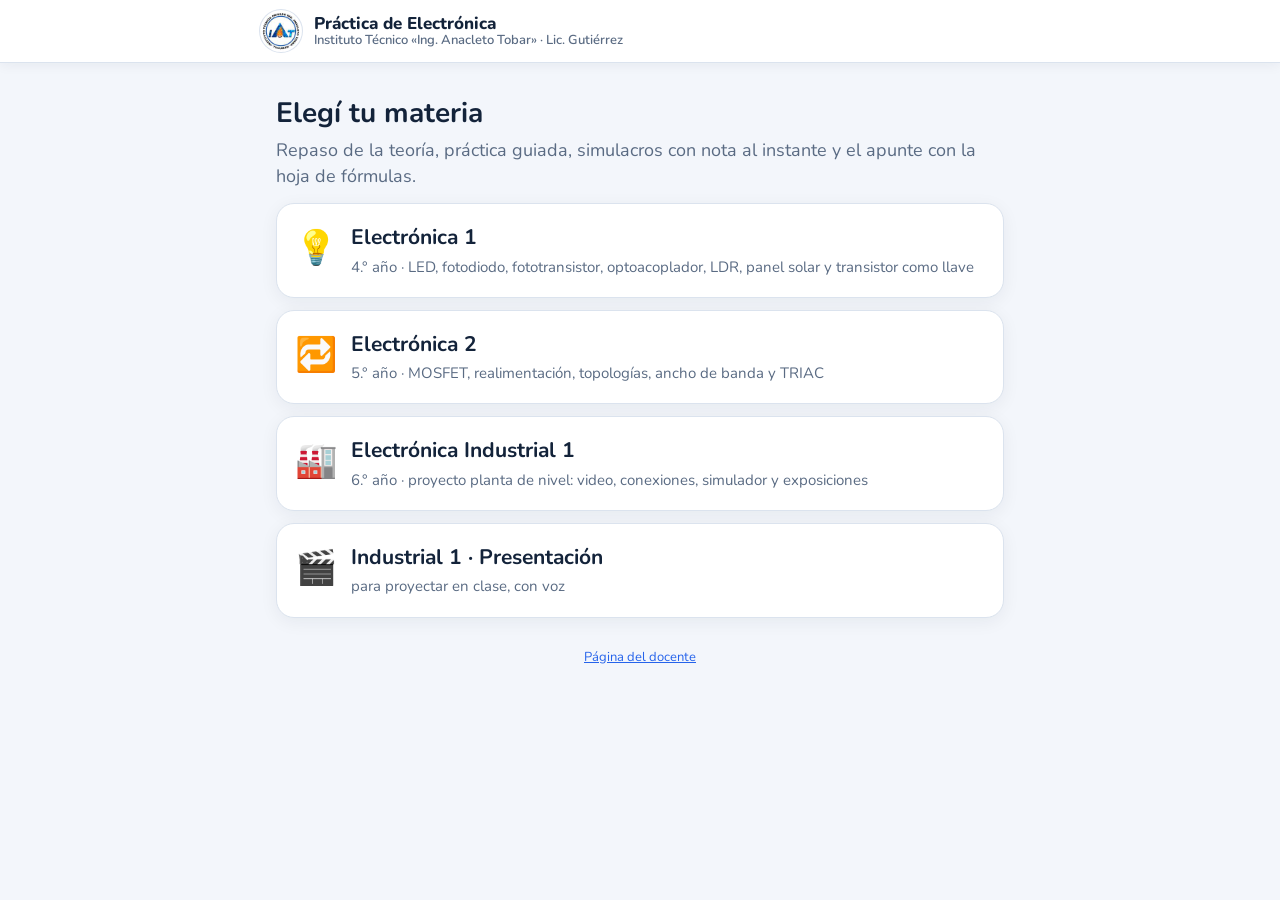
<file: index.html>
<!doctype html>
<html lang="es" class="app">
<head>
<meta charset="utf-8">
<meta name="viewport" content="width=device-width, initial-scale=1">
<meta name="robots" content="noindex">
<title>Práctica · Electrónica</title>
<link rel="preconnect" href="https://fonts.googleapis.com"><link rel="preconnect" href="https://fonts.gstatic.com" crossorigin>
<link href="https://fonts.googleapis.com/css2?family=Nunito:wght@400;600;700;800;900&display=swap" rel="stylesheet">
<link rel="stylesheet" href="estilo.css?v=3">
</head>
<body>
<header class="barra"><div class="barra-in"><img src="logo.jpg" alt="IAT"><div class="t">Práctica de Electrónica<small>Instituto Técnico «Ing. Anacleto Tobar» · Lic. Gutiérrez</small></div></div></header>
<main class="envoltura">
<h1>Elegí tu materia</h1>
<p class="sub">Repaso de la teoría, práctica guiada, simulacros con nota al instante y el apunte con la hoja de fórmulas.</p>
<a class="tarjeta grande" style="text-decoration:none" href="alumno.html?c=e1"><span class="ic">💡</span><b>Electrónica 1</b><span>4.° año · LED, fotodiodo, fototransistor, optoacoplador, LDR, panel solar y transistor como llave</span></a>
<a class="tarjeta grande" style="text-decoration:none" href="alumno.html?c=e2"><span class="ic">🔁</span><b>Electrónica 2</b><span>5.° año · MOSFET, realimentación, topologías, ancho de banda y TRIAC</span></a>
<a class="tarjeta grande" style="text-decoration:none" href="industrial.html"><span class="ic">🏭</span><b>Electrónica Industrial 1</b><span>6.° año · proyecto planta de nivel: video, conexiones, simulador y exposiciones</span></a>
<a class="tarjeta grande" style="text-decoration:none" href="presentacion.html"><span class="ic">🎬</span><b>Industrial 1 · Presentación</b><span>para proyectar en clase, con voz</span></a>
<p class="pie"><a href="profe.html">Página del docente</a></p>
</main>
</body>
</html>
</file>
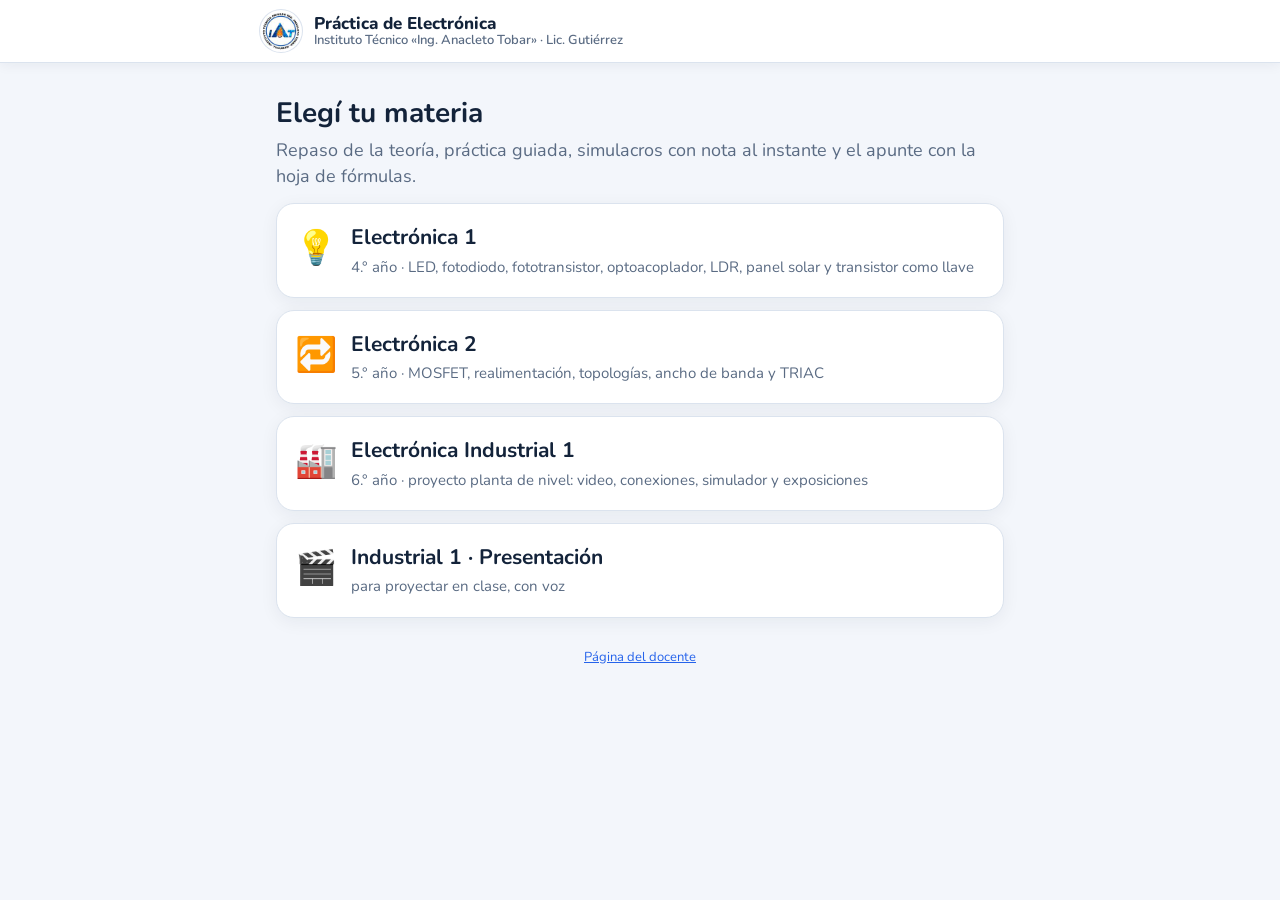
<file: alumno.html>
<!doctype html>
<html lang="es" class="app">
<head>
<meta charset="utf-8">
<meta name="viewport" content="width=device-width, initial-scale=1, viewport-fit=cover">
<meta name="robots" content="noindex">
<title>Práctica</title>
<link rel="preconnect" href="https://fonts.googleapis.com"><link rel="preconnect" href="https://fonts.gstatic.com" crossorigin>
<link href="https://fonts.googleapis.com/css2?family=Nunito:wght@400;600;700;800;900&display=swap" rel="stylesheet">
<link rel="stylesheet" href="katex/katex.min.css">
<link rel="stylesheet" href="estilo.css?v=3">
</head>
<body>
<header class="barra"><div class="barra-in"><img src="logo.jpg" alt="IAT"><div class="t" id="curso">Práctica</div><div class="der" id="quien"></div></div></header>
<main class="envoltura" id="app"><p>Cargando…</p></main>
<script src="config.js?v=3"></script>
<script src="katex/katex.min.js"></script>
<script src="katex/contrib/auto-render.min.js"></script>
<script src="figuras.js?v=3"></script>
<script src="examen.js?v=3"></script>
<script>
(function () {
  var c = (new URLSearchParams(location.search).get('c') || '').toLowerCase();
  if (c !== 'e1' && c !== 'e2') { location.replace('index.html'); return; }
  ['banco-' + c + '.js', 'motor.js'].forEach(function (src) { var s = document.createElement('script'); s.src = src + '?v=3'; s.async = false; document.body.appendChild(s); });
})();
</script>
</body>
</html>
</file>
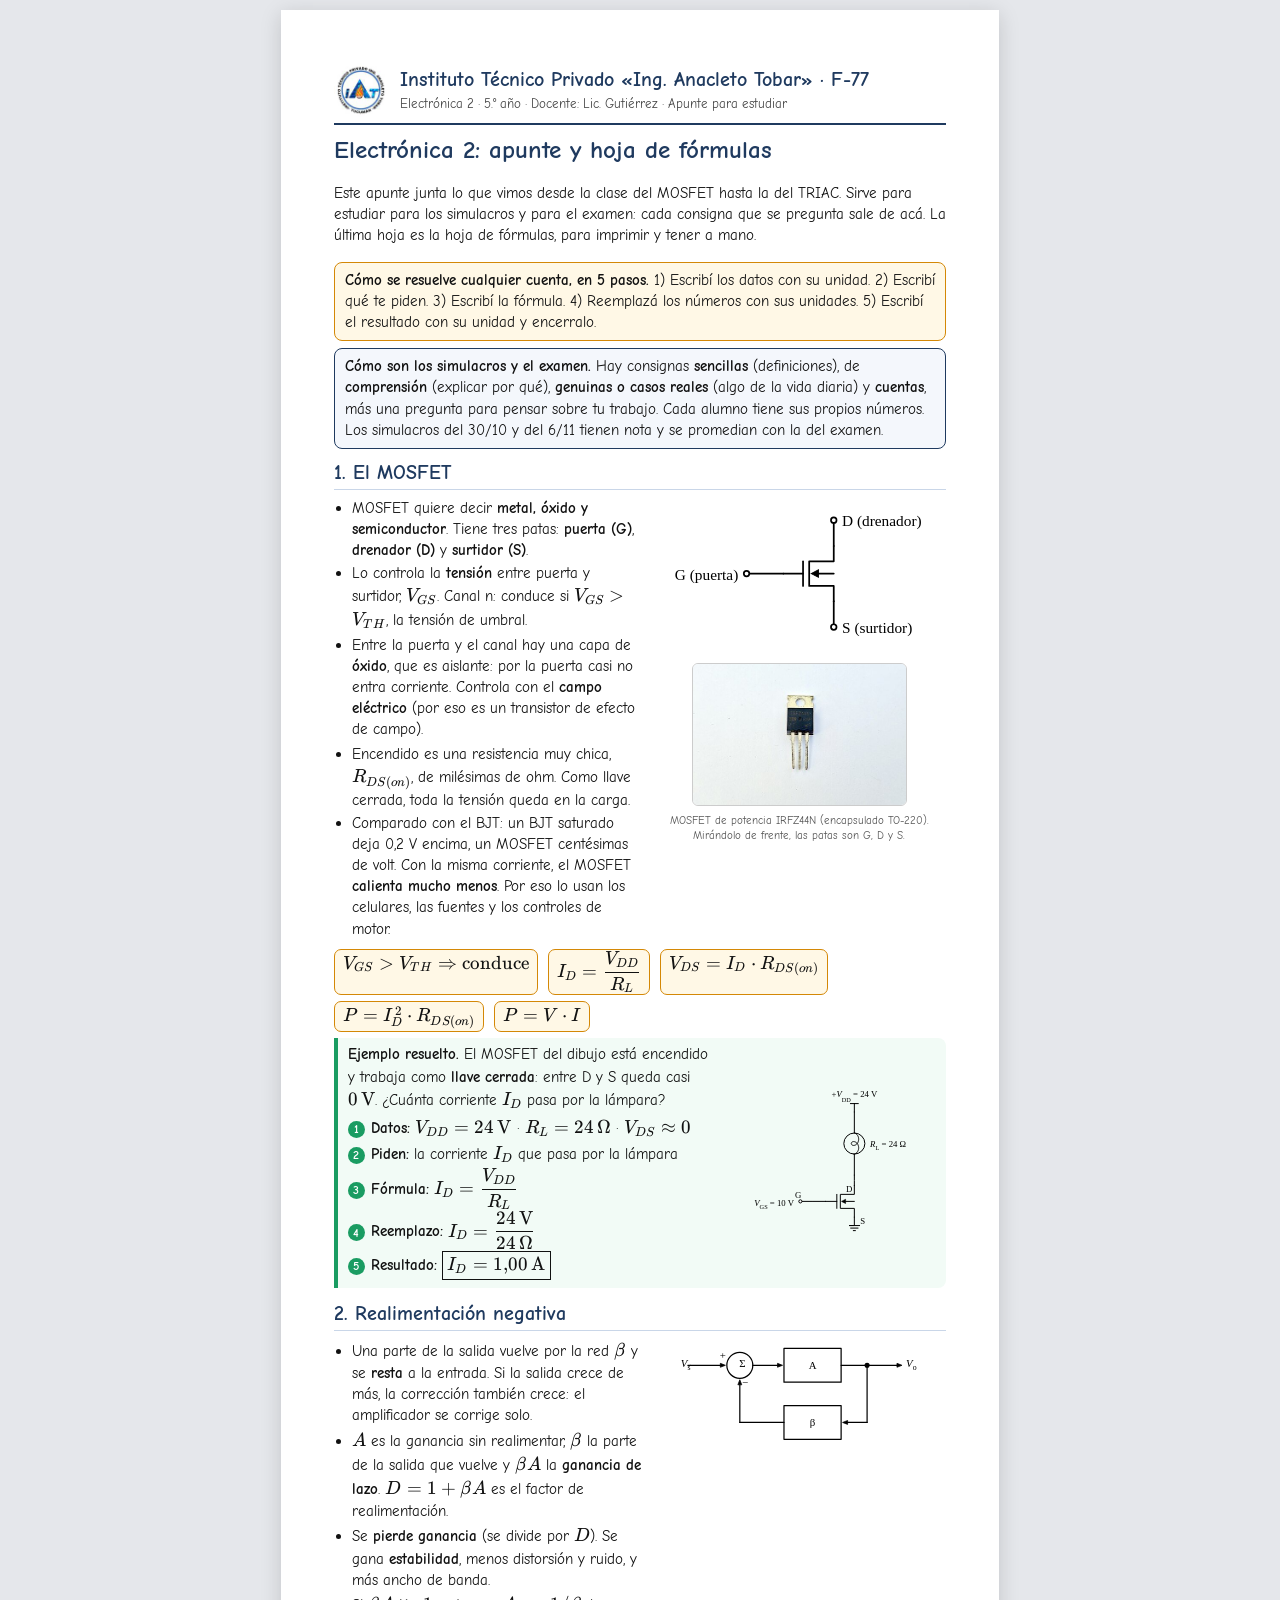
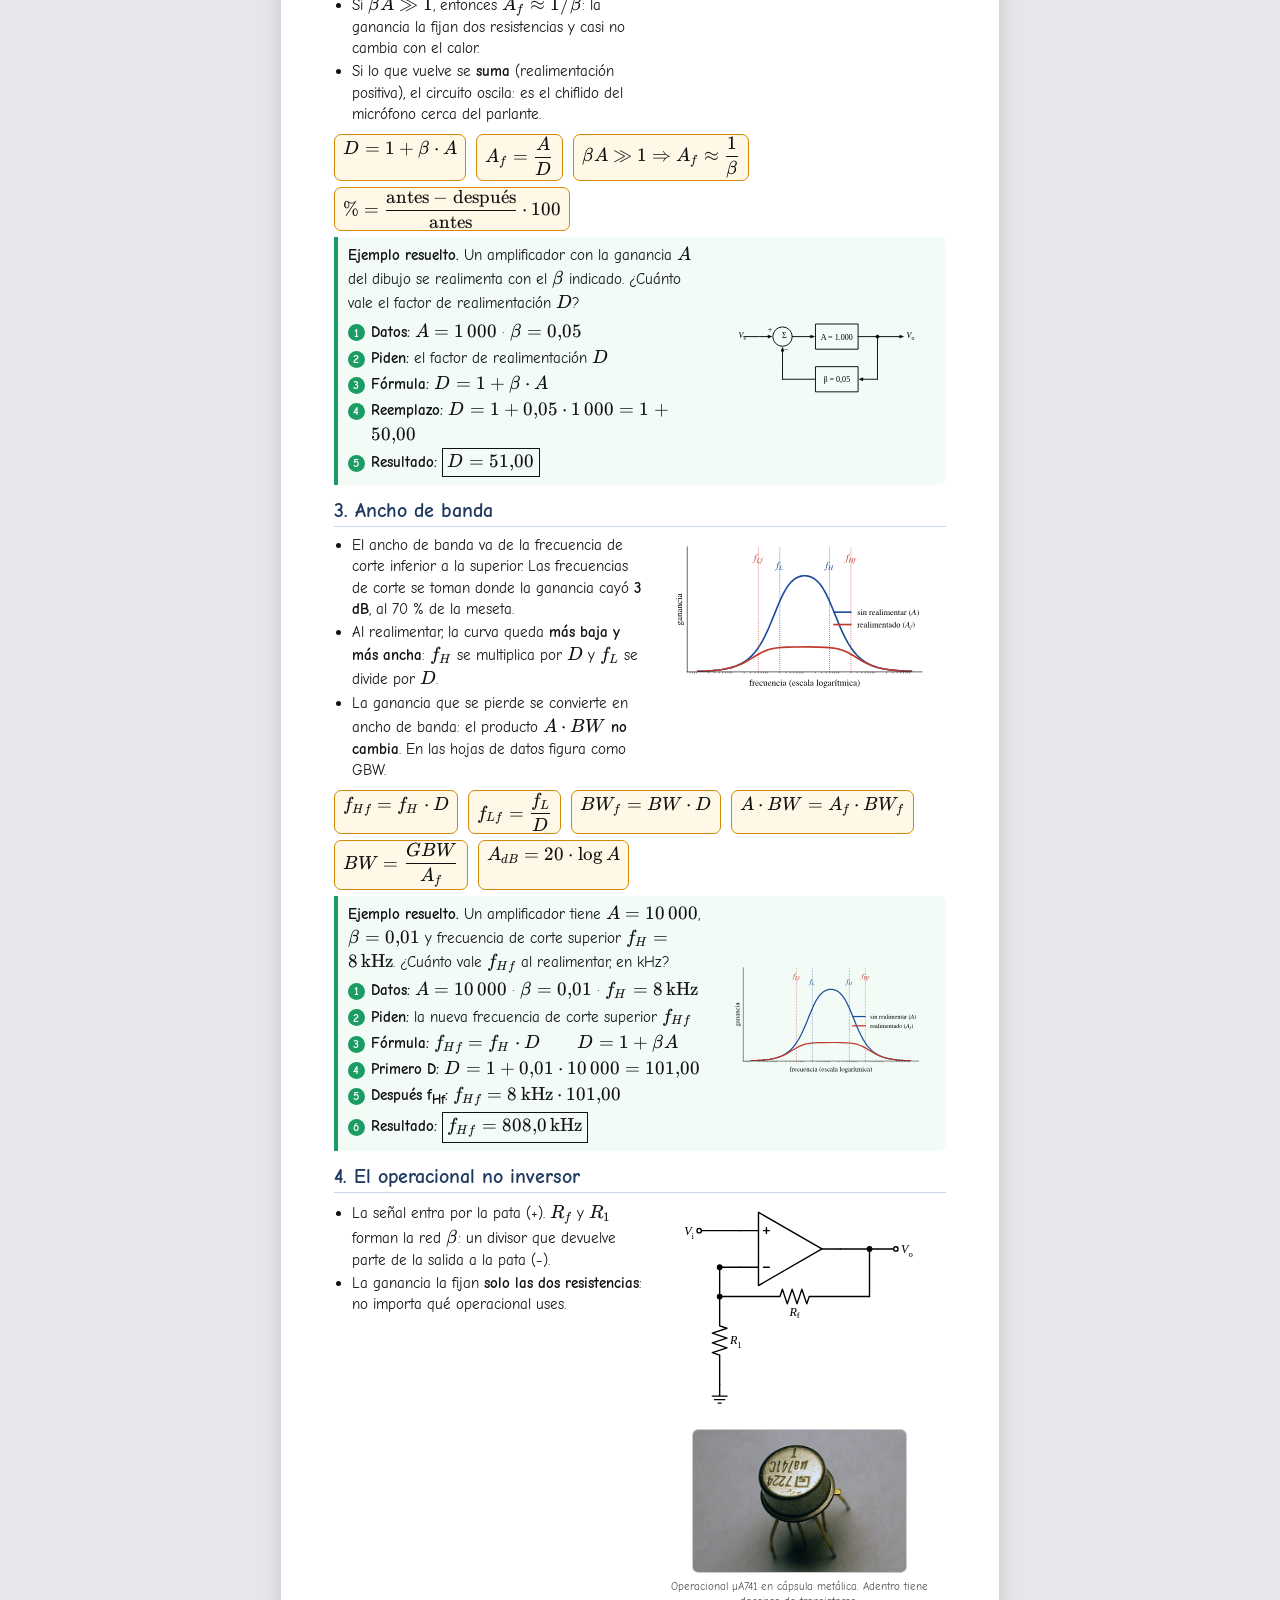
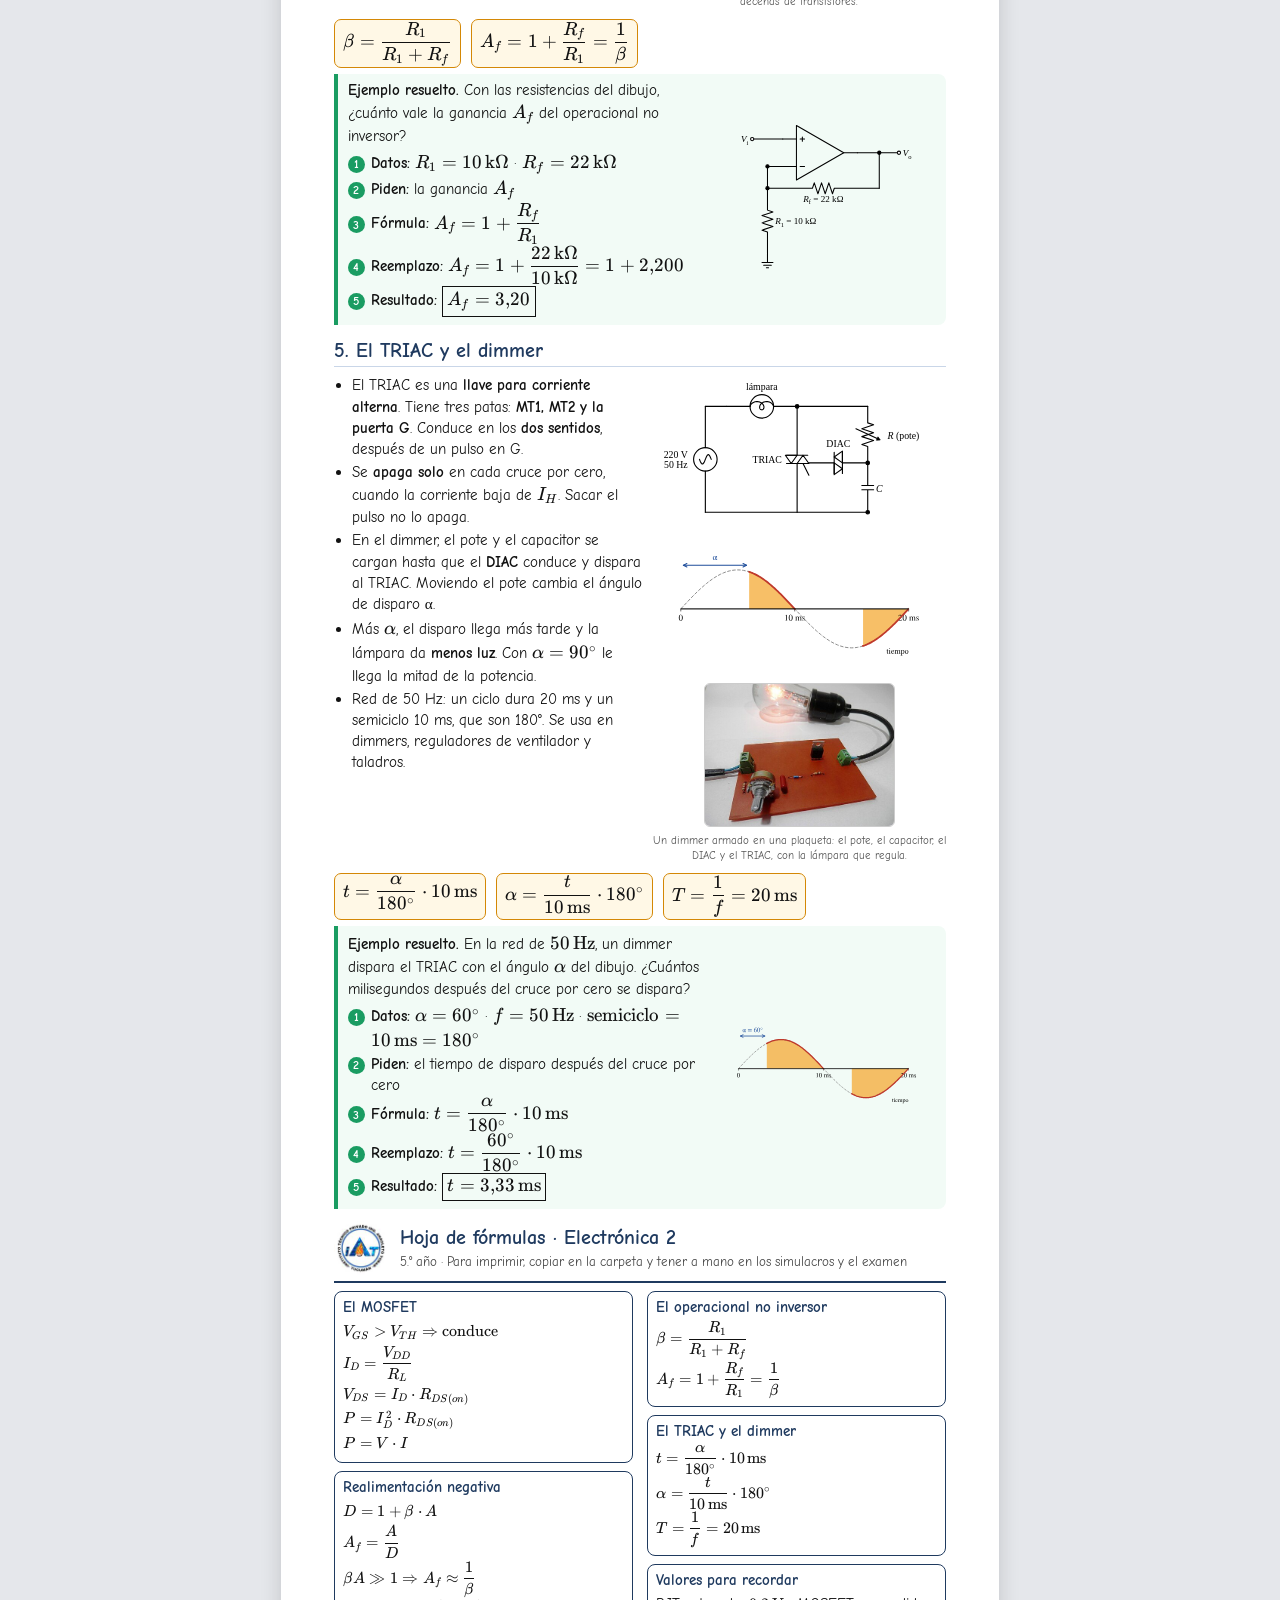
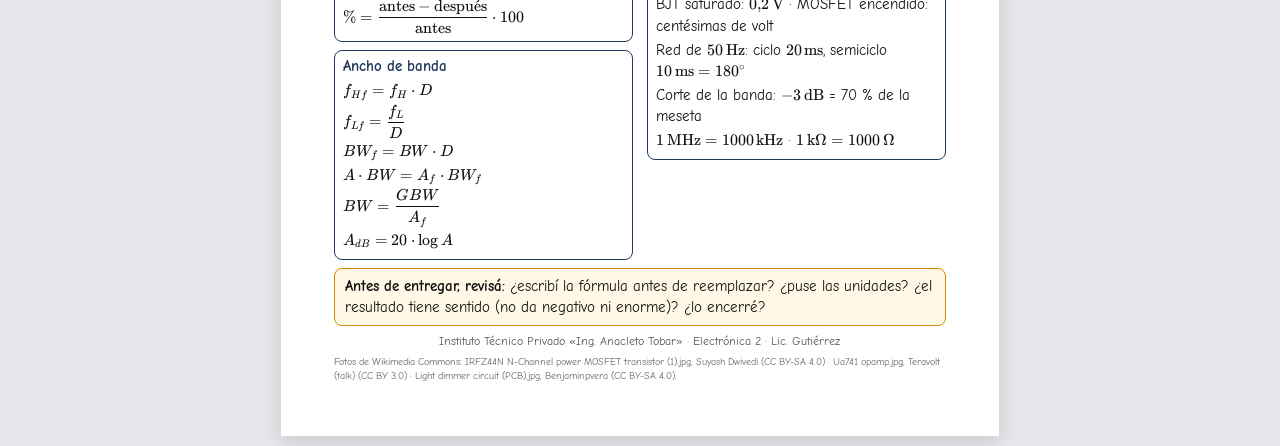
<file: apunte.html>
<!doctype html>
<html lang="es">
<head>
<meta charset="utf-8">
<meta name="viewport" content="width=device-width, initial-scale=1">
<meta name="robots" content="noindex">
<title>Apunte</title>
<link rel="stylesheet" href="katex/katex.min.css">
<style>
  @font-face { font-family: 'Comic Neue'; src: url(fuentes/ComicNeue-400.ttf); font-weight: 400 }
  @font-face { font-family: 'Comic Neue'; src: url(fuentes/ComicNeue-700.ttf); font-weight: 700 }
  @page { size: A4; margin: 14mm 13mm 14mm 13mm }
  * { box-sizing: border-box }
  body { font-family: 'Comic Sans MS', 'Comic Neue', cursive; color: #111; background: #fff; margin: 0; font-size: 11.5pt; line-height: 1.38 }
  .hoja { max-width: 190mm; margin: 0 auto }
  .enc { display: flex; gap: 12px; align-items: center; border-bottom: 2.5px solid #1f3a5f; padding-bottom: 6px; margin-bottom: 8px }
  .enc img { width: 54px; height: 54px; object-fit: contain }
  .enc .t { flex: 1 } .enc .t b { font-size: 15pt; display: block; color: #1f3a5f } .enc .t span { font-size: 10pt; color: #444 }
  h1 { font-size: 19pt; margin: 6px 0 4px; color: #1f3a5f }
  h2 { font-size: 15pt; margin: 0 0 4px; color: #1f3a5f; border-bottom: 1.5px solid #c9d6e8; padding-bottom: 2px }
  h3 { font-size: 12pt; margin: 6px 0 3px }
  h2, h3 { break-after: avoid } .tema > h2 + .fila2 { break-before: avoid }
  .caja { border: 1.6px solid #1f3a5f; border-radius: 8px; padding: 7px 10px; margin: 7px 0; background: #f4f7fc }
  .caja.amb { border-color: #d48806; background: #fff8e6 }
  .tema { break-inside: auto; margin: 10px 0 12px }
  .fila2 { display: grid; grid-template-columns: 1.05fr 1fr; gap: 10px; align-items: start }
  .fig { text-align: center; break-inside: avoid } .fig svg.figura { max-width: 100%; height: auto; max-height: 62mm }
  ul { margin: 4px 0; padding-left: 18px } li { margin: 2px 0 }
  .fxs { display: flex; flex-wrap: wrap; gap: 6px 10px; margin: 5px 0 } .fx { border: 1.6px solid #d48806; background: #fff8e6; border-radius: 7px; padding: 2px 8px; break-inside: avoid }
  .ej { border-left: 4px solid #1a9c62; background: #f2fbf6; padding: 6px 10px; border-radius: 0 8px 8px 0; margin-top: 6px; break-inside: avoid; display: grid; grid-template-columns: minmax(0,1fr) 58mm; gap: 8px; align-items: center }
  .ej .fig svg.figura { max-height: 52mm }
  .ej .pasos { margin: 4px 0 0; padding-left: 0; list-style: none; counter-reset: p }
  .ej .pasos li { counter-increment: p; margin: 2px 0; display: flex; gap: 6px; align-items: baseline } .ej .pasos li::before { content: counter(p); font-weight: 700; background: #1a9c62; color: #fff; border-radius: 50%; min-width: 17px; height: 17px; font-size: 9pt; display: inline-flex; align-items: center; justify-content: center }
  .ej .katex-display { margin: 2px 0; text-align: left } .ej .katex-display > .katex { text-align: left }
  table { border-collapse: collapse; width: 100%; font-size: 10pt; margin: 4px 0 } td, th { border: 1px solid #9fb2cc; padding: 3px 6px; text-align: left } th { background: #e8eef7 }
  .salto { break-before: page }
  .resumen-fx { columns: 2; column-gap: 14px } .resumen-fx .g { break-inside: avoid; margin: 0 0 8px; border: 1.4px solid #1f3a5f; border-radius: 8px; padding: 5px 8px }
  .resumen-fx .g b { color: #1f3a5f } .resumen-fx .katex { font-size: 1.05em }
  .resumen-fx .g div { margin: 3px 0 }
  .pie { font-size: 9pt; color: #555; text-align: center; margin-top: 6px }
  figure.foto { margin: 4px auto; text-align: center; break-inside: avoid } figure.foto img { max-width: 62mm; max-height: 38mm; border-radius: 6px; border: 1px solid #ccc } figure.foto figcaption { font-size: 8.5pt; color: #555 }
  .cred { font-size: 7.5pt; color: #666; margin-top: 6px }
  @media screen { body { background: #e5e7eb } .hoja { background: #fff; padding: 14mm; margin: 10px auto; box-shadow: 0 4px 20px rgba(0,0,0,.15) } }
</style>
</head>
<body>
<div class="hoja" id="doc">Cargando…</div>
<script src="katex/katex.min.js"></script>
<script src="katex/contrib/auto-render.min.js"></script>
<script src="figuras.js?v=3"></script>
<script src="examen.js?v=3"></script>
<script>
(function () {
  var c = (new URLSearchParams(location.search).get('c') || '').toLowerCase();
  if (c !== 'e1' && c !== 'e2') c = 'e2';
  var s = document.createElement('script'); s.src = 'banco-' + c + '.js?v=3'; s.onload = armar; document.body.appendChild(s);
  function armar() {
    const B = window.BANCO, EX = window.EX;
    document.title = 'Apunte y hoja de fórmulas · ' + B.nombre;
    const tabla = (t) => `<table><tr>${t[0].map((x) => `<th>${x}</th>`).join('')}</tr>${t.slice(1).map((r) => `<tr>${r.map((x) => `<td>${x}</td>`).join('')}</tr>`).join('')}</table>`;
    const ejemplo = (tema) => { const d = B.preguntas.find((p) => p.tema === tema && p.tipo === 'num'); return d ? EX.armar(d, EX.rng('repaso|' + tema)) : null; };
    const pasosEj = (p) => {
      const L = [];
      L.push(`<b>Datos:</b> ${p.datos.map((d) => `$${d}$`).join(' · ')}`);
      L.push(`<b>Piden:</b> ${p.pide}`);
      L.push(`<b>Fórmula:</b> $${p.formula}$`);
      (p.cuentas || []).forEach((c) => L.push(`<b>${c[0]}:</b> ${c[1].map((x) => `$${x}$`).join(' ')}`));
      L.push(`<b>Resultado:</b> $\\boxed{${p.resultado}}$`);
      return `<ul class="pasos">${L.map((l) => `<li><span>${l}</span></li>`).join('')}</ul>`;
    };
    const intro = B.curso === 'e2'
      ? 'Este apunte junta lo que vimos desde la clase del MOSFET hasta la del TRIAC. Sirve para estudiar para los simulacros y para el examen: cada consigna que se pregunta sale de acá. La última hoja es la hoja de fórmulas, para imprimir y tener a mano.'
      : 'Este apunte junta lo que vimos en el tercer trimestre: los componentes que trabajan con luz y el transistor como llave. Sirve para estudiar para los simulacros y para el examen: cada consigna que se pregunta sale de acá. La última hoja es la hoja de fórmulas, para imprimir y tener a mano.';
    let h = `<div class="enc"><img src="logo.jpg" alt=""><div class="t"><b>Instituto Técnico Privado «Ing. Anacleto Tobar» · F-77</b><span>${B.nombre} · ${B.anio} · Docente: Lic. Gutiérrez · Apunte para estudiar</span></div></div>
      <h1>${B.nombre}: apunte y hoja de fórmulas</h1><p>${intro}</p>
      <div class="caja amb"><b>Cómo se resuelve cualquier cuenta, en 5 pasos.</b> 1) Escribí los datos con su unidad. 2) Escribí qué te piden. 3) Escribí la fórmula. 4) Reemplazá los números con sus unidades. 5) Escribí el resultado con su unidad y encerralo.</div>
      <div class="caja"><b>Cómo son los simulacros y el examen.</b> Hay consignas <b>sencillas</b> (definiciones), de <b>comprensión</b> (explicar por qué), <b>genuinas o casos reales</b> (algo de la vida diaria) y <b>cuentas</b>, más una pregunta para pensar sobre tu trabajo. Cada alumno tiene sus propios números. Los simulacros del 30/10 y del 6/11 tienen nota y se promedian con la del examen.</div>`;
    B.repaso.forEach((s, k) => {
      const ej = ejemplo(s.tema);
      h += `<div class="tema"><h2>${k + 1}. ${s.t}</h2><div class="fila2"><div><ul>${s.items.map((i) => `<li>${i}</li>`).join('')}</ul>${s.tabla ? tabla(s.tabla) : ''}</div>
        <div>${s.fig ? `<div class="fig">${s.fig()}</div>` : ''}${s.fig2 ? `<div class="fig">${s.fig2()}</div>` : ''}${s.foto ? `<figure class="foto"><img src="${s.foto}" alt=""><figcaption>${s.pie || ''}</figcaption></figure>` : ''}</div></div>
        ${s.fx && s.fx.length ? `<div class="fxs">${s.fx.map((x) => `<span class="fx">$${x}$</span>`).join('')}</div>` : ''}
        ${ej ? `<div class="ej"><div><b>Ejemplo resuelto.</b> ${ej.enun}${pasosEj(ej)}</div>${ej.fig ? `<div class="fig">${ej.fig}</div>` : ''}</div>` : ''}</div>`;
    });
    h += `<div class="salto"></div><div class="enc"><img src="logo.jpg" alt=""><div class="t"><b>Hoja de fórmulas · ${B.nombre}</b><span>${B.anio} · Para imprimir, copiar en la carpeta y tener a mano en los simulacros y el examen</span></div></div>
      <div class="resumen-fx">${B.repaso.filter((s) => s.fx && s.fx.length).map((s) => `<div class="g"><b>${s.t}</b>${s.fx.map((x) => `<div>$${x}$</div>`).join('')}</div>`).join('')}
      ${B.curso === 'e1' ? `<div class="g"><b>Valores para recordar</b><div>$V_F$: infrarrojo $1{,}3\\,\\mathrm{V}$ · rojo $1{,}9\\,\\mathrm{V}$ · ámbar $2{,}1\\,\\mathrm{V}$ · verde, azul y blanco $3{,}2\\,\\mathrm{V}$</div><div>$V_{BE} = 0{,}7\\,\\mathrm{V}$ · $V_{CE(sat)} = 0{,}2\\,\\mathrm{V}$</div><div>$1\\,\\mathrm{mA} = 0{,}001\\,\\mathrm{A}$ · $1\\,\\mu\\mathrm{A} = 0{,}000\\,001\\,\\mathrm{A}$ · $1\\,\\mathrm{k}\\Omega = 1000\\,\\Omega$</div></div>`
        : `<div class="g"><b>Valores para recordar</b><div>BJT saturado: $0{,}2\\,\\mathrm{V}$ · MOSFET encendido: centésimas de volt</div><div>Red de $50\\,\\mathrm{Hz}$: ciclo $20\\,\\mathrm{ms}$, semiciclo $10\\,\\mathrm{ms} = 180^\\circ$</div><div>Corte de la banda: $-3\\,\\mathrm{dB}$ = 70 % de la meseta</div><div>$1\\,\\mathrm{MHz} = 1000\\,\\mathrm{kHz}$ · $1\\,\\mathrm{k}\\Omega = 1000\\,\\Omega$</div></div>`}</div>
      <div class="caja amb" style="margin-top:8px"><b>Antes de entregar, revisá:</b> ¿escribí la fórmula antes de reemplazar? ¿puse las unidades? ¿el resultado tiene sentido (no da negativo ni enorme)? ¿lo encerré?</div>
      <div class="pie">Instituto Técnico Privado «Ing. Anacleto Tobar» · ${B.nombre} · Lic. Gutiérrez</div><div class="cred" id="cred"></div>`;
    const el = document.getElementById('doc'); el.innerHTML = h;
    EX.mate(el);
    fetch('fotos/creditos.json').then((r) => r.json()).then((c) => { const u = B.repaso.map((s) => s.foto).filter(Boolean).map((x) => x.replace(/^fotos\/|\.jpg$/g, ''));
      document.getElementById('cred').textContent = 'Fotos de Wikimedia Commons: ' + u.filter((k) => c[k]).map((k) => `${c[k].titulo}, ${c[k].autor || 'autor desconocido'} (${c[k].licencia})`).join(' · ') + '.'; }).catch(() => {})
      .finally(() => { Promise.all([...document.images].map((i) => i.complete ? 0 : new Promise((r) => { i.onload = i.onerror = r; }))).then(() => { window.__listo = true; }); });
  }
})();
</script>
</body>
</html>
</file>
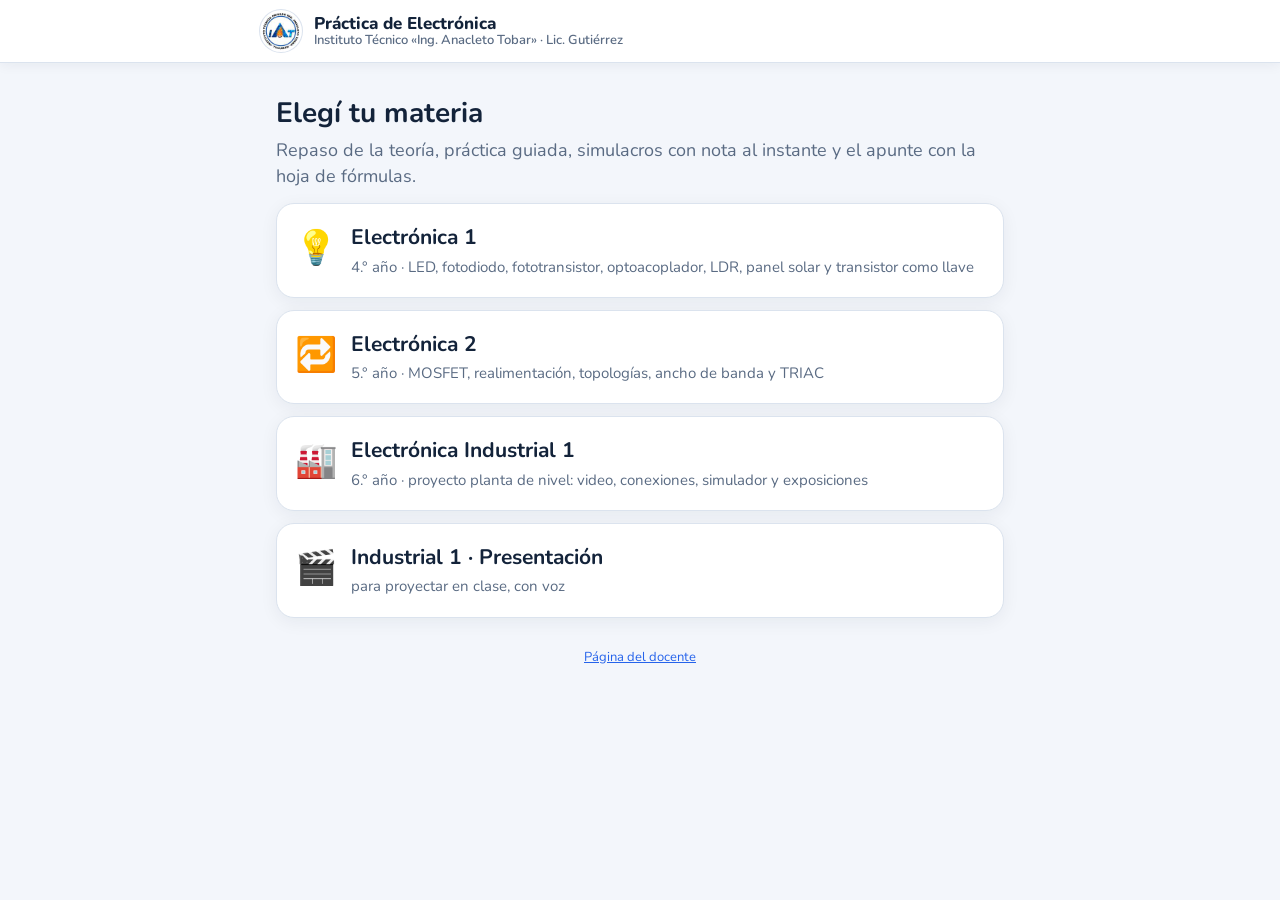
<file: clase.html>
<!doctype html>
<html lang="es">
<head>
<meta charset="utf-8">
<meta name="viewport" content="width=device-width, initial-scale=1, viewport-fit=cover">
<meta name="robots" content="noindex">
<title>Repaso en diapositivas</title>
<link rel="preconnect" href="https://fonts.googleapis.com"><link rel="preconnect" href="https://fonts.gstatic.com" crossorigin>
<link href="https://fonts.googleapis.com/css2?family=Nunito:wght@400;600;700;800;900&display=swap" rel="stylesheet">
<link rel="stylesheet" href="katex/katex.min.css">
<link rel="stylesheet" href="estilo.css?v=3">
<style>
  :root { --d-fondo: #f6f8fc; --d-tinta: #13233a; --d-suave: #5a6b83; --d-az: #2563eb; --d-amb: #f59e0b; --d-ac: #2563eb }
  html, body { height: 100%; overflow: hidden; background: var(--d-fondo); color: var(--d-tinta) }
  body.deck { display: flex; flex-direction: column; font-size: clamp(17px, min(3.7vh, 2.45vw), 50px) }
  .d-cab { display: flex; align-items: center; gap: .6em; padding: .45em 1.2em; background: #fff; border-bottom: 1px solid #e3e9f2; font-size: .55em; flex: 0 0 auto }
  .d-cab img { width: 2.4em; height: 2.4em; border-radius: 50% }
  .d-cab .d-tit { font-weight: 900; white-space: nowrap }
  .d-temas { display: flex; gap: .4em; margin-left: auto; overflow: hidden }
  .d-temas button { font: inherit; font-weight: 800; border: 1px solid #dbe3ee; background: #f3f6fb; color: var(--d-suave); border-radius: 999px; padding: .25em .8em; cursor: pointer; white-space: nowrap }
  .d-temas button.on { background: var(--d-ac); border-color: var(--d-ac); color: #fff }
  #esc { flex: 1; position: relative; overflow: hidden }
  .lam { position: absolute; inset: 0; padding: 1.1em 2.2em 1em; display: flex; flex-direction: column; overflow-y: auto; animation: entra .5s ease both }
  @keyframes entra { from { opacity: 0; transform: translateX(2.5%) } to { opacity: 1; transform: none } }
  .lam h1 { font-size: 2.5em; line-height: 1.05; margin: 0 0 .3em; letter-spacing: -.01em }
  .lam h2 { font-size: 1.75em; line-height: 1.1; margin: 0 0 .55em; letter-spacing: -.01em }
  .lam h2 .num { display: inline-flex; align-items: center; justify-content: center; width: 1.45em; height: 1.45em; border-radius: .4em; background: var(--d-ac); color: #fff; font-size: .8em; margin-right: .35em; vertical-align: .08em }
  .lam .rotulo { font-size: .62em; font-weight: 900; letter-spacing: .14em; text-transform: uppercase; color: var(--d-ac); margin-bottom: .3em }
  .cols { flex: 1; display: grid; grid-template-columns: minmax(0, 1.05fr) minmax(0, 1fr); gap: 2.2em; align-items: center; min-height: 0 }
  .cols.ancha { grid-template-columns: minmax(0, 1fr) }
  .ideas { list-style: none; margin: 0; padding: 0 }
  .ideas li { position: relative; padding: .45em 0 .45em 1.5em; line-height: 1.38; border-bottom: 1px dashed #dbe3ee }
  .ideas li:last-child { border-bottom: 0 }
  .ideas li::before { content: ''; position: absolute; left: .2em; top: .95em; width: .62em; height: .62em; border-radius: 50%; background: var(--d-ac) }
  .ideas b { color: var(--d-ac) }
  .lienzo { background: #fff; border: 1px solid #e3e9f2; border-radius: 1em; padding: .8em; display: flex; align-items: center; justify-content: center; min-height: 0; max-height: 100%; box-shadow: 0 .4em 1.4em rgba(19, 35, 58, .07) }
  .lienzo svg.figura { width: 100%; height: auto; max-height: 60vh }
  .lienzo table.tabla-r { font-size: .7em }
  .lienzo.chico svg.figura { max-height: 40vh }
  .foto { margin: 0; display: flex; flex-direction: column; gap: .35em; min-height: 0 }
  .foto .marco { overflow: hidden; border-radius: 1em; box-shadow: 0 .5em 1.6em rgba(19, 35, 58, .16); background: #fff }
  .foto img { display: block; width: 100%; max-height: 52vh; object-fit: contain; background: #fff; animation: kb 12s ease-out both }
  @keyframes kb { from { transform: scale(1.0) } to { transform: scale(1.07) } }
  .foto figcaption { font-size: .55em; color: var(--d-suave); line-height: 1.35 }
  .galeria { display: grid; grid-template-columns: repeat(auto-fit, minmax(0, 1fr)); gap: .9em; align-items: start }
  .formulas-d { display: flex; flex-wrap: wrap; gap: .7em; align-content: center }
  .formulas-d .fx { font-size: 1.45em; padding: .45em .8em; border-radius: .5em; background: #fff7e0; border: .09em solid var(--d-amb); color: #2a1a00; box-shadow: 0 .3em 1em rgba(245, 158, 11, .15) }
  .tarjetas { display: grid; grid-template-columns: repeat(auto-fit, minmax(8em, 1fr)); gap: .9em; align-items: stretch }
  .tj { background: #fff; border: 1px solid #e3e9f2; border-radius: 1em; padding: .8em 1em; box-shadow: 0 .4em 1.2em rgba(19, 35, 58, .07); line-height: 1.3 }
  .tj .ic { font-size: 1.6em; display: block; margin-bottom: .2em }
  .tj b { display: block; font-size: 1.02em; margin-bottom: .15em }
  .tj span { color: var(--d-suave); font-size: .78em }
  .tj.tjn { background: linear-gradient(135deg, #fff7ed, #ffedd5); border: .1em solid #fb923c }
  .tj.tjn b { color: #9a3412 }
  .reglas { list-style: none; margin: 0; padding: 0; display: grid; gap: .4em; font-size: .88em }
  .reglas li { display: flex; gap: .6em; align-items: flex-start; background: #fff; border: 1px solid #e3e9f2; border-radius: .8em; padding: .5em .8em; line-height: 1.3 }
  .reglas li .ic { flex: 0 0 auto; font-size: 1.15em }
  .reglas li.fuerte { background: #fdecec; border-color: #f3a6a6 }
  .reglas li.fuerte b { color: #b91c1c }
  .enun-d { line-height: 1.4; font-size: .95em }
  .resol-d .resol { display: grid; gap: .35em; font-size: .72em }
  .resol-d .paso-r { background: #fff }
  .resol-d .katex-display { margin: .2em 0 }
  .op-d { display: grid; gap: .5em; margin-top: .6em }
  .op-d div { display: flex; gap: .6em; align-items: center; background: #fff; border: .09em solid #dbe3ee; border-radius: .8em; padding: .45em .8em; transition: all .4s }
  .op-d div i { font-style: normal; font-weight: 900; width: 1.6em; height: 1.6em; border-radius: 50%; display: inline-flex; align-items: center; justify-content: center; background: #eef3f9; flex: 0 0 auto }
  .op-d.ver div.ok { background: #e8f8f1; border-color: #059669; transform: scale(1.02) }
  .op-d.ver div.ok i { background: #059669; color: #fff }
  .op-d.ver div:not(.ok) { opacity: .45 }
  .porque-d { margin-top: .7em; background: #e8f8f1; border-left: .25em solid #059669; border-radius: .5em; padding: .5em .8em; line-height: 1.35; font-size: .85em }
  .sim-d { flex: 1; overflow: auto; min-height: 0; font-size: .9em; width: 100%; max-width: 46em; margin: 0 auto }
  .sim-d .sim { padding: .8em 1em }
  .qr-d { background: #fff; padding: .6em; border-radius: 1em; box-shadow: 0 .5em 1.6em rgba(19, 35, 58, .12); width: 12em; max-width: 100% }
  .qr-d svg, .qr-d img { width: 100%; height: auto; display: block }
  .centro { flex: 1; display: flex; flex-direction: column; justify-content: center; align-items: center; text-align: center; gap: .6em }
  .chips-d { display: flex; flex-wrap: wrap; gap: .45em; justify-content: center; max-width: 30em }
  .chips-d span { background: #fff; border: 1px solid #dbe3ee; border-radius: 999px; padding: .25em .8em; font-weight: 800; font-size: .7em }
  .grande-n { font-size: 5em; font-weight: 900; line-height: 1; color: var(--d-ac); opacity: .16 }
  .escena { flex: 1; display: flex; flex-direction: column; align-items: center; justify-content: center; gap: .6em; min-height: 0 }
  .escena .esc-vis { width: min(100%, 34em); flex: 1 1 auto; min-height: 0 }
  .escena .esc-vis svg.figura { max-height: 44vh }
  .escena .foto img { max-height: 44vh }
  .subs { position: relative; width: min(100%, 36em); min-height: 3.6em }
  .subs .sub { position: absolute; left: 0; right: 0; bottom: 0; background: rgba(15, 23, 42, .9); color: #fff; border-radius: .6em; padding: .45em .9em; font-size: 1.08em; line-height: 1.35; text-align: center; box-shadow: 0 .5em 1.4em rgba(15, 23, 42, .25) }
  .subs .sub b { color: #fbbf24 }
  .subs .sub.pasado { opacity: 0; transform: translateY(-.4em) }
  @media (max-aspect-ratio: 4/5) { .subs { min-height: 0 } .subs .sub { position: static; margin-top: 8px } .subs .sub.pasado { opacity: 1; transform: none } }
  .f { opacity: 0; transform: translateY(.6em); transition: opacity .45s ease, transform .45s ease }
  .f.si { opacity: 1; transform: none }
  .d-pie { flex: 0 0 auto; display: flex; align-items: center; gap: .6em; padding: .35em 1.2em; font-size: .55em; background: #fff; border-top: 1px solid #e3e9f2 }
  .d-pie button { font: inherit; font-weight: 900; border: 1px solid #dbe3ee; background: #f3f6fb; color: var(--d-tinta); border-radius: .6em; padding: .25em .9em; cursor: pointer }
  .d-barra { flex: 1; height: .45em; background: #e8edf5; border-radius: 999px; overflow: hidden }
  .d-barra i { display: block; height: 100%; width: 0; background: var(--d-ac); transition: width .4s }
  .d-pie .ayuda { color: var(--d-suave); white-space: nowrap }
  /* celular: se lee de arriba abajo, todo visible */
  @media (max-aspect-ratio: 4/5) {
    body.deck { font-size: 17px }
    .d-temas, .d-pie .ayuda { display: none }
    .lam { padding: 14px 16px 18px; overflow-y: auto }
    .cols { grid-template-columns: 1fr; gap: 14px; align-items: start }
    .lam h1 { font-size: 30px } .lam h2 { font-size: 24px }
    .lienzo svg.figura, .foto img { max-height: 40vh }
    .f { opacity: 1; transform: none }
    .grande-n { font-size: 60px }
  }
</style>
</head>
<body class="deck">
<header class="d-cab"><img src="logo.jpg" alt="IAT"><span class="d-tit" id="d-tit">Repaso</span><nav class="d-temas" id="d-temas"></nav></header>
<main id="esc"></main>
<footer class="d-pie"><button id="ant" aria-label="Anterior">‹</button><div class="d-barra"><i id="barra"></i></div><span id="cont"></span><button id="sig" aria-label="Siguiente">›</button><button id="pc" title="Pantalla completa (F)">⛶</button><span class="ayuda">espacio o → avanza · ← vuelve · F pantalla completa</span></footer>
<script src="katex/katex.min.js"></script>
<script src="katex/contrib/auto-render.min.js"></script>
<script src="figuras.js?v=3"></script>
<script src="examen.js?v=3"></script>
<script src="simuladores.js?v=3"></script>
<script>
(function () {
  var c = (new URLSearchParams(location.search).get('c') || '').toLowerCase();
  if (c !== 'e1' && c !== 'e2') { location.replace('index.html'); return; }
  ['banco-' + c + '.js', 'qrcode.js'].forEach(function (src) { var s = document.createElement('script'); s.src = src + '?v=3'; s.async = false; document.body.appendChild(s); });
  var s = document.createElement('script'); s.src = 'data:text/javascript,window.__clase()'; s.async = false; document.body.appendChild(s);
})();
window.__clase = function () {
  const B = window.BANCO, EX = window.EX, $ = (x, r) => (r || document).querySelector(x);
  const esc = (s) => String(s).replace(/[&<>"]/g, (c) => ({ '&': '&amp;', '<': '&lt;', '>': '&gt;', '"': '&quot;' }[c]));
  const COLORES = ['#2563eb', '#7c3aed', '#0e7490', '#c2410c', '#047857', '#be185d', '#4338ca'];
  const ms = (x) => new Date(x).getTime();
  const hora = (t) => { const d = new Date(t); return d.getHours() + ':' + String(d.getMinutes()).padStart(2, '0'); };
  const dia = (t) => { const d = new Date(t); return ['domingo', 'lunes', 'martes', 'miércoles', 'jueves', 'viernes', 'sábado'][d.getDay()] + ' ' + d.getDate() + '/' + (d.getMonth() + 1); };
  document.title = 'Repaso · ' + B.nombre;
  $('#d-tit').textContent = B.nombre + ' · Repaso';

  // la actividad con nota de hoy, o la próxima
  const ahora = Date.now(), hoyStr = new Date().toDateString();
  const act = B.actividades.find((a) => a.vence && new Date(ms(a.abre)).toDateString() === hoyStr) || B.actividades.filter((a) => a.vence && ms(a.vence) > ahora).sort((a, b) => ms(a.abre) - ms(b.abre))[0];
  const cuando = act ? (new Date(ms(act.abre)).toDateString() === hoyStr ? `hoy hasta las ${hora(ms(act.vence))}` : `el ${dia(ms(act.abre))}, hasta las ${hora(ms(act.vence))}`) : '';

  const foto = (src, pie) => src ? `<figure class="foto"><div class="marco"><img src="${src}" alt="${esc(pie || '')}"></div><figcaption>📷 ${pie || ''}</figcaption></figure>` : '';
  const tabla = (t) => `<table class="tabla-r"><tr>${t[0].map((x) => `<th>${x}</th>`).join('')}</tr>${t.slice(1).map((r) => `<tr>${r.map((x) => `<td>${x}</td>`).join('')}</tr>`).join('')}</table>`;
  const ejemplo = (tema) => { const d = B.preguntas.find((p) => p.tema === tema && p.tipo === 'num'); return d ? EX.armar(d, EX.rng('repaso|' + tema)) : null; };
  const pensar = (tema) => { const ds = B.preguntas.filter((p) => p.tema === tema && p.tipo === 'opc'); if (!ds.length) return null; const r = EX.rng('clase|' + tema); return EX.armar(r.pick(ds), r); };

  // ---------- armado de las diapositivas ----------
  const D = [];
  const temaDe = [];
  const add = (html, o) => { D.push(Object.assign({ html }, o || {})); };
  add(`<div class="centro"><img src="logo.jpg" alt="" style="width:4.2em;height:4.2em;border-radius:50%;box-shadow:0 .4em 1.4em rgba(19,35,58,.15)">
    <div class="rotulo">${esc(B.anio)} · Lic. Gutiérrez</div><h1>Repaso de ${esc(B.nombre)}</h1>
    <p style="margin:0;color:var(--d-suave)">Todo lo que entra en el simulacro con nota, tema por tema.</p>
    <div class="chips-d">${B.repaso.map((s, i) => `<span class="f">${i + 1}. ${esc(s.t)}</span>`).join('')}</div></div>`);
  add(`<div class="rotulo">Hoy</div><h2>Así va a ser la clase</h2><div class="tarjetas" style="flex:1;align-content:center">
    <div class="tj f"><span class="ic">🎬</span><b>1 · Repaso</b><span>Esta presentación. Miren, pregunten, anoten lo que no tengan claro.</span></div>
    <div class="tj f"><span class="ic">📘</span><b>2 · Practicar</b><span>Práctica guiada o simulacro libre en el celu. Sin nota: es para entrenar.</span></div>
    <div class="tj tjn f"><span class="ic">📝</span><b>3 · Simulacro con nota</b><span>${act ? esc(act.nombre) + ', ' + cuando + '.' : 'Con el código que da el profe.'} Se promedia con el examen.</span></div></div>`);
  add(`<div class="rotulo">Importante</div><h2>El simulacro con nota</h2><ul class="reglas">
    <li class="f"><span class="ic">🎯</span><span>La nota queda en la planilla y <b>se promedia con la del examen</b>.</span></li>
    <li class="f"><span class="ic">🔢</span><span>Cada uno tiene <b>números distintos</b>. Está pensado para que lo resuelvan ustedes, sin ChatGPT.</span></li>
    <li class="f"><span class="ic">🧮</span><span>Adentro tienen <b>calculadora y hoja de fórmulas</b>. No hace falta salir de la página.</span></li>
    <li class="f fuerte"><span class="ic">🚨</span><span>Si salen de la página o sacan captura, <b>suena la alarma y el profe lo ve al instante</b>. Salir a propósito es desaprobar.</span></li>
    <li class="f"><span class="ic">📷</span><span>Cada cuenta se resuelve <b>en papel</b> y se le saca foto. Sin foto no se puede responder.</span></li>
    ${cuando ? `<li class="f"><span class="ic">⏰</span><span>Se entrega <b>${cuando}</b>. Después, el sistema pone un 1.</span></li>` : ''}
    <li class="f"><span class="ic">🙋</span><span>¿Se trabaron? <b>Pregunten</b>: lo resolvemos entre todos.</span></li></ul>`);
  add(`<div class="rotulo">Método</div><h2>Cada cuenta, siempre igual</h2><div class="tarjetas" style="flex:1;align-content:center">
    ${[['📋', 'Datos', 'con su unidad'], ['❓', 'Qué piden', 'en una línea'], ['📐', 'Fórmula', 'la que une datos y pedido'], ['✏️', 'Reemplazo', 'número por número'], ['✅', 'Resultado', 'con unidad, en un recuadro']].map(([i, t, s], k) => `<div class="tj f"><span class="ic">${i}</span><b>${k + 1} · ${t}</b><span>${s}</span></div>`).join('')}</div>`);

  B.repaso.forEach((s, n) => {
    const col = COLORES[n % COLORES.length], o = { tema: n, col };
    const fotos = [[s.foto, s.pie], [s.foto2, s.pie2], [s.foto3, s.pie3]].filter((x) => x[0]);
    const cab = (rot) => `<div class="rotulo">Tema ${n + 1} de ${B.repaso.length} · ${rot}</div>`;
    add(`<div class="cols"><div><div class="grande-n">${n + 1}</div><h1>${esc(s.t)}</h1><p style="color:var(--d-suave);margin:0">${fotos.length ? 'Así es de verdad.' : 'Lo vemos con un dibujo.'}</p></div>
      <div>${fotos.length ? `<div class="galeria">${fotos.slice(0, 2).map((f) => foto(f[0], f[1])).join('')}</div>` : s.fig ? `<div class="lienzo">${s.fig()}</div>` : ''}</div></div>`, o);
    // en pantalla va solo la idea principal de cada punto (el texto completo está en el repaso para leer)
    const corto = (t) => { const p = t.split(/(?<=[.:])\s+(?=[A-ZÁÉÍÓÚ¿<])/); let o = p[0]; if (o.replace(/<[^>]+>|\$[^$]*\$/g, 'x').length < 45 && p[1]) o += ' ' + p[1]; return o; };
    const items = s.items.map(corto);
    // escena: un dibujo o una foto grande, y la explicación aparece abajo como subtítulos, de a una
    const vis = s.fig ? `<div class="lienzo esc-vis">${s.fig()}</div>` : fotos.length ? foto(fotos[0][0], fotos[0][1]) : '';
    add(`${cab('Cómo funciona')}<h2><span class="num">${n + 1}</span>${esc(s.t)}</h2><div class="escena">${vis}<div class="subs">${items.map((t) => `<div class="sub f">${t}</div>`).join('')}</div></div>`, o);
    if (false && s.tabla && s.fig) add(`${cab('Cuadro')}<h2><span class="num">${n + 1}</span>${esc(s.t)}</h2><div class="cols ancha"><div class="lienzo f">${tabla(s.tabla)}</div></div>`, o);
    if (s.fx && s.fx.length) add(`${cab('Fórmulas')}<h2><span class="num">${n + 1}</span>Fórmulas: ${esc(s.t)}</h2>
      <div class="cols ancha"><div class="formulas-d" style="justify-content:center">${s.fx.map((x) => `<span class="fx f">$${x}$</span>`).join('')}</div></div>`, o);
    if (window.SIM && SIM.tiene(s.tema)) add(`${cab('Probalo')}<h2><span class="num">${n + 1}</span>Probalo: ${esc(s.t)}</h2><div class="sim-d" id="sim-d"></div>`, Object.assign({ sim: s.tema }, o));
    const ej = ejemplo(s.tema);
    if (ej) add(`${cab('Ejemplo resuelto')}<h2><span class="num">${n + 1}</span>Ejemplo paso a paso</h2>
      <div class="cols"><div><div class="enun-d">${ej.enun}</div>${ej.fig ? `<div class="lienzo chico" style="margin-top:.6em">${ej.fig}</div>` : ''}</div><div class="resol-d">${EX.resolucionHTML(ej)}</div></div>`, Object.assign({ pasos: true }, o));
    const q = pensar(s.tema);
    if (q) add(`${cab('Para pensar')}<h2><span class="num">${n + 1}</span>Para pensar</h2>
      <div class="cols${q.fig ? '' : ' ancha'}"><div><div class="enun-d">${q.enun}</div><div class="op-d">${q.opciones.map((x, i) => `<div class="${i === q.ok ? 'ok' : ''}"><i>${'ABCDE'[i]}</i><span>${x}</span></div>`).join('')}</div>
      <div class="porque-d f" data-ver="1"><b>Respuesta: ${'ABCDE'[q.ok]}.</b> ${q.explic || ''}</div></div>${q.fig ? `<div class="lienzo">${q.fig}</div>` : ''}</div>`, o);
  });
  const urlAl = new URL('alumno.html?c=' + B.curso, location.href).href;
  // las fotos se bajan todas al abrir, así la clase sigue aunque se corte internet
  B.repaso.flatMap((r) => [r.foto, r.foto2, r.foto3]).filter(Boolean).forEach((src) => { const im = new Image(); im.src = src; });
  add(`<div class="cols"><div><div class="rotulo">Ahora</div><h1>A practicar</h1><div class="tarjetas" style="grid-template-columns:1fr">
    <div class="tj f"><span class="ic">📘</span><b>Práctica guiada o simulacro libre</b><span>Sin nota, para entrenar las cuentas.</span></div>
    <div class="tj tjn f"><span class="ic">📝</span><b>Simulacro con nota</b><span>Cuando el profe dé el código. Entran con su número de lista y su código personal.</span></div></div></div>
    <div class="centro"><div class="qr-d" id="qr"></div><p style="margin:0;font-size:.6em;color:var(--d-suave)">Escaneen con la cámara del celu<br>${esc(urlAl.replace(/^https?:\/\//, ''))}</p></div></div>`);

  // ---------- navegación ----------
  const celu = () => matchMedia('(max-aspect-ratio: 4/5)').matches;
  let k = 0, f = 0;
  try { const g = JSON.parse(localStorage.getItem('clase_' + B.curso) || 'null'); if (g && g.k < D.length) k = g.k; } catch (e) {}
  const temas = $('#d-temas');
  temas.innerHTML = B.repaso.map((s, i) => `<button data-t="${i}">${i + 1}. ${esc(s.tema)}</button>`).join('');
  temas.onclick = (e) => { const b = e.target.closest('[data-t]'); if (b) ir(D.findIndex((d) => d.tema === +b.dataset.t), 0); };
  const frags = () => [...document.querySelectorAll('#esc .f')];
  function dibujar(raiz) {
    raiz.querySelectorAll('svg.figura').forEach((svg) => svg.querySelectorAll('path, line, polyline, polygon, circle, rect, ellipse').forEach((el, i) => {
      const st = getComputedStyle(el); if (!el.getTotalLength || st.stroke === 'none' || st.strokeWidth === '0px') return;
      let L = 0; try { L = el.getTotalLength(); } catch (e) { return; } if (!L || L > 4000) return;
      el.style.strokeDasharray = L; el.style.strokeDashoffset = L; el.getBoundingClientRect();
      el.style.transition = `stroke-dashoffset 1.3s ease ${Math.min(i * 0.03, 0.8)}s`; requestAnimationFrame(() => { el.style.strokeDashoffset = 0; });
    }));
  }
  function pintarFrags() {
    frags().forEach((el, i) => el.classList.toggle('si', i < f));
    document.querySelectorAll('#esc .subs .sub').forEach((el) => { const sig = el.nextElementSibling; el.classList.toggle('pasado', !!(sig && sig.classList.contains('si'))); });
    const pd = $('#esc .op-d'); if (pd) pd.classList.toggle('ver', !!$('#esc .porque-d.si'));
  }
  function mostrar(atras) {
    const d = D[k];
    document.documentElement.style.setProperty('--d-ac', d.col || '#2563eb');
    $('#esc').innerHTML = `<section class="lam">${d.html}</section>`;
    const lam = $('#esc .lam');
    if (d.pasos) lam.querySelectorAll('.paso-r').forEach((p) => p.classList.add('f'));
    if (d.sim) { const x = SIM.html(d.sim); $('#sim-d').innerHTML = x.html; try { SIM.init(d.sim, x.p); } catch (e) { console.error(e); } }
    if ($('#qr')) { try { const q = qrcode(0, 'M'); q.addData(urlAl); q.make(); $('#qr').innerHTML = q.createSvgTag({ cellSize: 6, margin: 0 }); } catch (e) {} }
    EX.mate(lam);
    f = atras || celu() ? frags().length : 0; pintarFrags();
    dibujar(lam);
    $('#barra').style.width = ((k + 1) / D.length * 100) + '%';
    $('#cont').textContent = `${k + 1} / ${D.length}`;
    temas.querySelectorAll('button').forEach((b) => b.classList.toggle('on', +b.dataset.t === d.tema));
    const on = temas.querySelector('.on'); if (on) on.scrollIntoView({ block: 'nearest', inline: 'center' });
    try { localStorage.setItem('clase_' + B.curso, JSON.stringify({ k })); } catch (e) {}
  }
  function ir(n, fr) { if (n < 0 || n >= D.length) return; k = n; mostrar(fr === 'fin'); }
  function sig() { const n = frags().length; if (!celu() && f < n) { f++; pintarFrags(); } else if (k < D.length - 1) { k++; mostrar(false); } }
  function ant() { if (!celu() && f > 0) { f--; pintarFrags(); } else if (k > 0) { k--; mostrar(true); } }
  $('#sig').onclick = sig; $('#ant').onclick = ant;
  const pc = () => { try { if (document.fullscreenElement) document.exitFullscreen(); else document.documentElement.requestFullscreen(); } catch (e) {} };
  $('#pc').onclick = pc;
  document.addEventListener('keydown', (e) => {
    if (e.target.closest && e.target.closest('input, select, textarea')) return;
    if ([' ', 'ArrowRight', 'PageDown', 'Enter', 'ArrowDown'].includes(e.key)) { e.preventDefault(); sig(); }
    else if (['ArrowLeft', 'PageUp', 'Backspace', 'ArrowUp'].includes(e.key)) { e.preventDefault(); ant(); }
    else if (e.key === 'Home') ir(0); else if (e.key === 'End') ir(D.length - 1);
    else if (e.key === 'f' || e.key === 'F') pc();
    else if (/^[1-9]$/.test(e.key)) { const i = D.findIndex((d) => d.tema === +e.key - 1); if (i >= 0) ir(i); }
  });
  $('#esc').addEventListener('click', (e) => {
    if (celu() || e.target.closest('a, button, input, select, label, textarea, .sim, .sim-d')) return;
    if (e.clientX > innerWidth / 3) sig(); else ant();
  });
  let x0 = null;
  $('#esc').addEventListener('touchstart', (e) => { x0 = e.touches[0].clientX; }, { passive: true });
  $('#esc').addEventListener('touchend', (e) => { if (x0 === null) return; const dx = e.changedTouches[0].clientX - x0; x0 = null; if (Math.abs(dx) > 60 && !e.target.closest('.sim, .sim-d, input')) (dx < 0 ? sig : ant)(); }, { passive: true });
  window.__deck = { total: D.length, ir, sig, ant };
  mostrar(false);
};
</script>
</body>
</html>
</file>
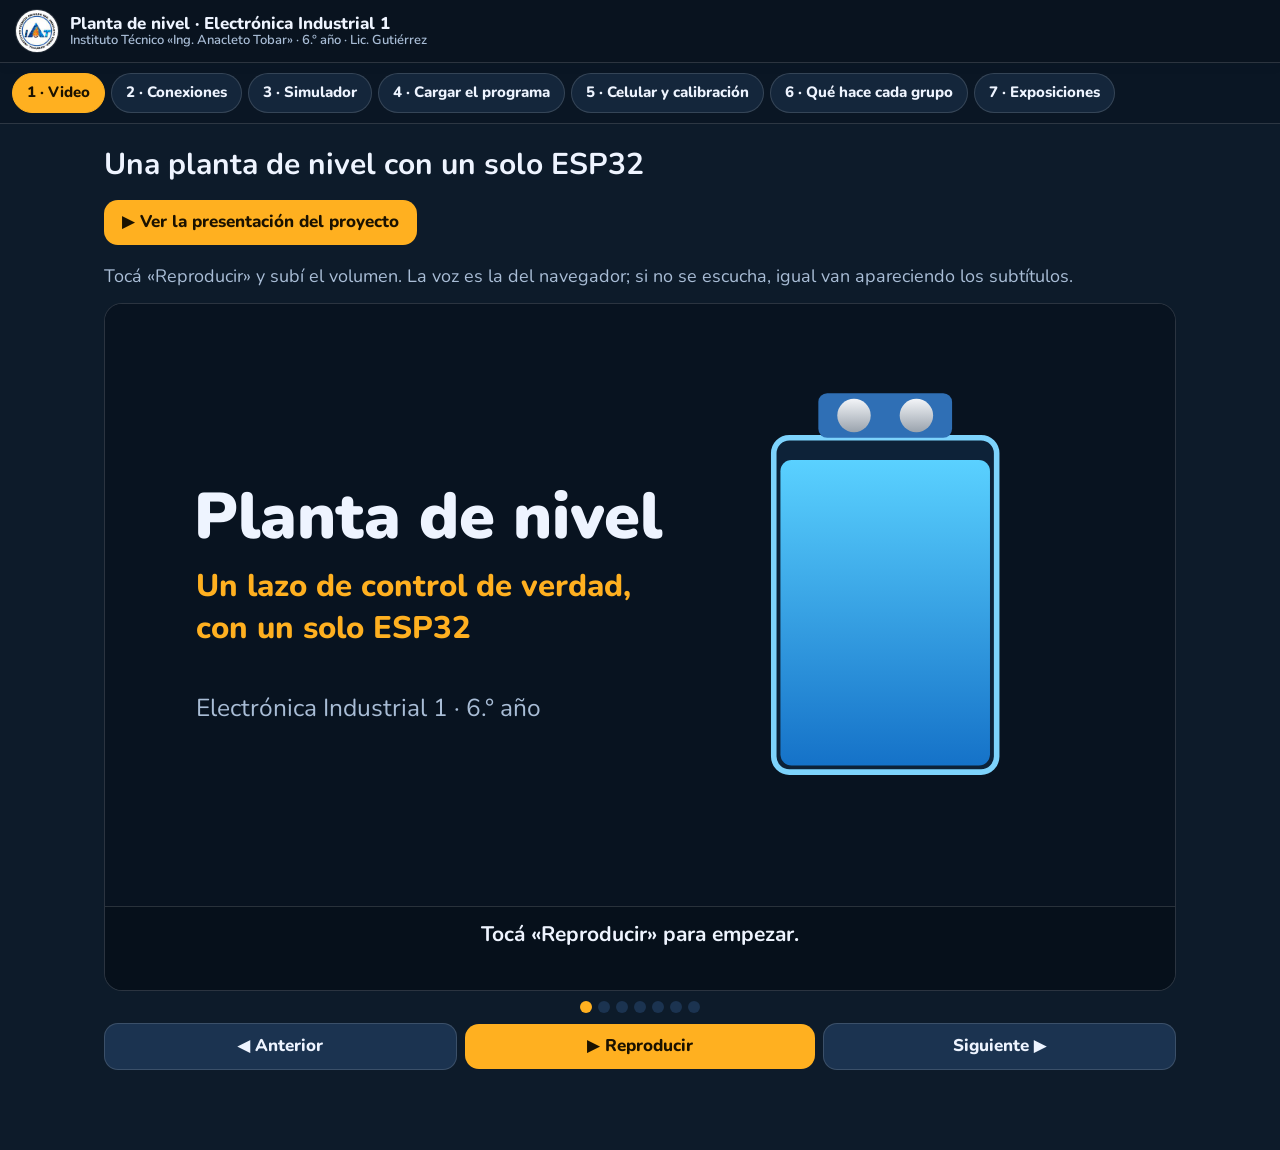
<file: industrial.html>
<!doctype html>
<html lang="es" class="app">
<head>
<meta charset="utf-8">
<meta name="viewport" content="width=device-width, initial-scale=1">
<meta name="robots" content="noindex">
<title>Planta de nivel · Industrial 1</title>
<link rel="preconnect" href="https://fonts.googleapis.com"><link rel="preconnect" href="https://fonts.gstatic.com" crossorigin>
<link href="https://fonts.googleapis.com/css2?family=Nunito:wght@400;600;700;800;900&display=swap" rel="stylesheet">
<link rel="stylesheet" href="estilo.css">
<style>
:root{--fondo:#0d1b2a;--panel:#14263b;--panel2:#1b3350;--tinta:#eef4ff;--suave:#a9bdd6;--amb:#ffb020;--ve:#34d399;--ro:#f87171;--az:#60a5fa;--cel:#22d3ee;--borde:rgba(255,255,255,.14)}
*{box-sizing:border-box}
html,body{margin:0;background:var(--fondo);color:var(--tinta);font-family:"Nunito","Segoe UI",system-ui,sans-serif;font-size:18px;line-height:1.45}
header.barra{display:flex;align-items:center;gap:12px;padding:10px 16px;background:#09131f;border-bottom:1px solid var(--borde);position:sticky;top:0;z-index:20}
header.barra img{width:42px;height:42px;border-radius:50%;background:#fff}
header.barra .t{font-weight:800;font-size:17px;line-height:1.15}
header.barra .t small{display:block;font-weight:600;color:var(--suave);font-size:13px}
nav.pestanas{display:flex;gap:6px;overflow-x:auto;padding:10px 12px;background:#0a1624;border-bottom:1px solid var(--borde);position:sticky;top:62px;z-index:19}
nav.pestanas button{flex:0 0 auto;font:inherit;font-weight:800;font-size:15px;padding:8px 14px;border-radius:999px;border:1px solid var(--borde);background:var(--panel);color:var(--tinta);cursor:pointer}
nav.pestanas button.on{background:var(--amb);color:#1b1200;border-color:var(--amb)}
main{max-width:1100px;margin:0 auto;padding:14px 14px 80px}
section.sec{display:none}section.sec.on{display:block}
h1{font-size:30px;margin:10px 0 6px;line-height:1.15}h2{font-size:23px;margin:18px 0 8px}h3{font-size:19px;margin:12px 0 6px}
p.sub{color:var(--suave);margin:0 0 14px}
.tarjeta{background:var(--panel);border:1px solid var(--borde);border-radius:18px;padding:16px;margin:12px 0}
.btn{display:inline-flex;align-items:center;gap:8px;font:inherit;font-weight:800;font-size:17px;padding:10px 18px;border-radius:14px;border:0;cursor:pointer;background:var(--cel);color:#04202a}
.btn.sec2{background:var(--panel2);color:var(--tinta);border:1px solid var(--borde)}
.btn.amb{background:var(--amb);color:#1b1200}
.btn:disabled{opacity:.45;cursor:default}
.fila{display:flex;flex-wrap:wrap;gap:8px;align-items:center}
.chip{display:inline-flex;align-items:center;gap:6px;padding:4px 12px;border-radius:999px;background:var(--panel2);border:1px solid var(--borde);font-weight:800;font-size:15px}
.chip.ve{background:var(--ve);color:#05261a}.chip.ro{background:var(--ro);color:#2a0606}.chip.amb{background:var(--amb);color:#1b1200}
.pasos{counter-reset:p;list-style:none;padding:0;margin:8px 0}
.pasos li{counter-increment:p;position:relative;padding:8px 0 8px 46px;border-bottom:1px dashed var(--borde)}
.pasos li::before{content:counter(p);position:absolute;left:0;top:6px;width:32px;height:32px;border-radius:50%;background:var(--amb);color:#1b1200;font-weight:900;display:flex;align-items:center;justify-content:center}
.cuenta{color:var(--amb);font-weight:900}
table.t{width:100%;border-collapse:collapse;font-size:16px}
table.t th,table.t td{border:1px solid var(--borde);padding:8px;text-align:left;vertical-align:top}
table.t th{background:var(--panel2)}
.punto{display:inline-block;width:14px;height:14px;border-radius:50%;vertical-align:-2px;margin-right:6px;border:2px solid rgba(255,255,255,.6)}
.aviso{border-left:5px solid var(--amb);background:#2a2110;padding:10px 14px;border-radius:10px;margin:10px 0}
.ok{border-left:5px solid var(--ve);background:#0f2a20;padding:10px 14px;border-radius:10px;margin:10px 0}
.formula{display:inline-block;background:#fff8e1;color:#3a2a00;border:2px solid var(--amb);border-radius:12px;padding:6px 16px;font-weight:900;font-size:22px;font-family:"Cambria Math","Times New Roman",serif}
.g2{display:grid;grid-template-columns:1fr 1fr;gap:12px}.g4{display:grid;grid-template-columns:repeat(2,1fr);gap:12px}
@media(max-width:760px){.g2,.g4{grid-template-columns:1fr}h1{font-size:25px}}
/* ---------- video ---------- */
.escenario{position:relative;background:#081320;border-radius:18px;overflow:hidden;border:1px solid var(--borde)}
.escenario svg{display:block;width:100%;height:auto}
.subt{min-height:84px;background:#06101b;padding:12px 16px;font-size:21px;font-weight:700;text-align:center;border-top:1px solid var(--borde)}
.puntos{display:flex;gap:6px;justify-content:center;margin:10px 0}
.puntos i{width:12px;height:12px;border-radius:50%;background:var(--panel2);cursor:pointer}.puntos i.on{background:var(--amb)}
.esc{display:none}.esc.on{display:inline}
@keyframes subeBaja{0%,100%{transform:scaleY(.25)}50%{transform:scaleY(.9)}}
@keyframes aparece{from{opacity:0;transform:translateY(14px)}to{opacity:1;transform:none}}
@keyframes dibuja{from{stroke-dashoffset:var(--L,600)}to{stroke-dashoffset:0}}
@keyframes onda{0%{transform:translateY(0);opacity:0}10%{opacity:1}45%{transform:translateY(190px);opacity:1}50%{opacity:0}100%{opacity:0;transform:translateY(190px)}}
@keyframes eco{0%,50%{transform:translateY(190px);opacity:0}55%{opacity:1}95%{transform:translateY(0);opacity:1}100%{opacity:0}}
@keyframes brazo{0%,40%{transform:rotate(-38deg)}50%,90%{transform:rotate(0)}100%{transform:rotate(-38deg)}}
@keyframes aprieta{0%,40%{transform:scaleY(1)}50%,90%{transform:scaleY(.25)}100%{transform:scaleY(1)}}
@keyframes gota{0%{transform:translateY(0);opacity:1}80%{opacity:1}100%{transform:translateY(120px);opacity:0}}
@keyframes gotas{0%,38%{opacity:1}45%,92%{opacity:0}100%{opacity:1}}
@keyframes manija{0%,15%{transform:rotate(0)}25%,100%{transform:rotate(90deg)}}
@keyframes nivelPert{0%,20%{transform:scaleY(.8)}55%{transform:scaleY(.3)}100%{transform:scaleY(.8)}}
@keyframes chorro{0%,20%{opacity:0}25%,100%{opacity:1}}
@keyframes entra{0%,50%{opacity:0}55%,95%{opacity:1}100%{opacity:0}}
@keyframes pulso{0%,100%{opacity:.35}50%{opacity:1}}
.run .a-agua{transform-box:fill-box;transform-origin:bottom;animation:subeBaja 6s ease-in-out infinite}
.run .a-ap{opacity:0;animation:aparece .7s ease forwards}
.run .a-dib{stroke-dasharray:var(--L,600);stroke-dashoffset:var(--L,600);animation:dibuja 1.2s ease forwards}
.run .a-onda{transform-box:fill-box;animation:onda 2.4s linear infinite}
.run .a-eco{transform-box:fill-box;animation:eco 2.4s linear infinite}
.run .a-brazo{transform-box:view-box;transform-origin:520px 210px;animation:brazo 5s ease-in-out infinite}
.run .a-aprieta{transform-box:fill-box;transform-origin:center;animation:aprieta 5s ease-in-out infinite}
.run .a-gota{animation:gota .9s linear infinite}
.run .a-gotas{animation:gotas 5s ease-in-out infinite}
.run .a-manija{transform-box:fill-box;transform-origin:center;animation:manija 9s ease-in-out forwards}
.run .a-nivp{transform-box:fill-box;transform-origin:bottom;animation:nivelPert 9s ease-in-out forwards}
.run .a-chorro{opacity:0;animation:chorro 9s linear forwards}
.run .a-entra{opacity:0;animation:entra 9s linear forwards}
.run .a-pulso{animation:pulso 1.2s ease-in-out infinite}
/* ---------- conexiones ---------- */
.banco{background:#e9eef4;border-radius:18px;overflow:hidden;border:1px solid var(--borde)}
.banco svg{display:block;width:100%;height:auto}
.cable{fill:none;stroke-width:7;stroke-linecap:round;transition:stroke-dashoffset 1.3s ease}
.cable-borde{fill:none;stroke:#0008;stroke-width:10;stroke-linecap:round;transition:stroke-dashoffset 1.3s ease}
.pin{cursor:pointer}
.pin.brilla{animation:pulso .9s ease-in-out infinite}
.oculto{opacity:0;transition:opacity .6s}.visible{opacity:1;transition:opacity .6s}
.info-paso{min-height:150px}
.info-paso .lista{margin:8px 0;padding:0;list-style:none}
.info-paso .lista li{margin:6px 0;font-size:18px}
#tooltipPin{position:fixed;pointer-events:none;background:#000d;color:#fff;padding:6px 10px;border-radius:8px;font-size:15px;display:none;z-index:50;max-width:260px}
/* ---------- simulador ---------- */
.sim{display:grid;grid-template-columns:1.25fr 1fr;gap:12px}
@media(max-width:860px){.sim{grid-template-columns:1fr}}
.lect{display:grid;grid-template-columns:repeat(2,1fr);gap:8px}
.lect div{background:var(--panel2);border-radius:12px;padding:8px 10px}
.lect b{display:block;font-size:26px}
.lect span{color:var(--suave);font-size:14px}
input[type=range]{width:100%}
canvas#graf{width:100%;height:220px;background:#081320;border-radius:12px;display:block}
</style>
</head>
<body>
<header class="barra"><img src="logo.jpg" alt="IAT"><div class="t">Planta de nivel · Electrónica Industrial 1<small>Instituto Técnico «Ing. Anacleto Tobar» · 6.° año · Lic. Gutiérrez</small></div></header>
<nav class="pestanas" id="pestanas">
 <button data-s="video" class="on">1 · Video</button>
 <button data-s="conexiones">2 · Conexiones</button>
 <button data-s="simulador">3 · Simulador</button>
 <button data-s="cargar">4 · Cargar el programa</button>
 <button data-s="celular">5 · Celular y calibración</button>
 <button data-s="grupos">6 · Qué hace cada grupo</button>
 <button data-s="exposiciones">7 · Exposiciones</button>
</nav>
<main>

<!-- ======================= 1 · VIDEO ======================= -->
<section class="sec on" id="video">
<h1>Una planta de nivel con un solo ESP32</h1>
<p><a class="btn amb" href="presentacion.html" style="text-decoration:none">▶ Ver la presentación del proyecto</a></p>
<p class="sub">Tocá «Reproducir» y subí el volumen. La voz es la del navegador; si no se escucha, igual van apareciendo los subtítulos.</p>
<div class="escenario">
<svg viewBox="0 0 960 540" id="esc">
 <defs>
  <linearGradient id="gAgua" x1="0" x2="0" y1="0" y2="1"><stop offset="0" stop-color="#5ad1ff"/><stop offset="1" stop-color="#1572c8"/></linearGradient>
  <linearGradient id="gMetal" x1="0" x2="0" y1="0" y2="1"><stop offset="0" stop-color="#f3f5f8"/><stop offset="1" stop-color="#9aa3ad"/></linearGradient>
  <marker id="flecha" viewBox="0 0 10 10" refX="8" refY="5" markerWidth="7" markerHeight="7" orient="auto-start-reverse"><path d="M0,0 L10,5 L0,10 z" fill="#ffb020"/></marker>
 </defs>
 <!-- Escena 1: presentación -->
 <g class="esc" id="e0">
  <rect x="0" y="0" width="960" height="540" fill="#081320"/>
  <g transform="translate(600,120)">
   <rect x="0" y="0" width="200" height="300" rx="14" fill="#0d2238" stroke="#7dd3fc" stroke-width="5"/>
   <rect class="a-agua" x="6" y="20" width="188" height="274" rx="10" fill="url(#gAgua)"/>
   <rect x="40" y="-40" width="120" height="40" rx="8" fill="#2f6fb5"/><circle cx="72" cy="-20" r="15" fill="url(#gMetal)"/><circle cx="128" cy="-20" r="15" fill="url(#gMetal)"/>
  </g>
  <text class="a-ap" x="80" y="210" fill="#eef4ff" font-size="58" font-weight="900">Planta de nivel</text>
  <text class="a-ap" style="animation-delay:.4s" x="82" y="262" fill="#ffb020" font-size="28" font-weight="800">Un lazo de control de verdad,</text>
  <text class="a-ap" style="animation-delay:.6s" x="82" y="300" fill="#ffb020" font-size="28" font-weight="800">con un solo ESP32</text>
  <text class="a-ap" style="animation-delay:1s" x="82" y="370" fill="#a9bdd6" font-size="22">Electrónica Industrial 1 · 6.° año</text>
 </g>
 <!-- Escena 2: las cuatro partes del lazo -->
 <g class="esc" id="e1">
  <rect x="0" y="0" width="960" height="540" fill="#081320"/>
  <text x="480" y="60" text-anchor="middle" fill="#eef4ff" font-size="32" font-weight="900">Las cuatro partes del lazo</text>
  <g class="a-ap"><rect x="360" y="95" width="240" height="90" rx="16" fill="#1b3350" stroke="#22d3ee" stroke-width="3"/><text x="480" y="133" text-anchor="middle" fill="#22d3ee" font-size="26" font-weight="900">SENSOR</text><text x="480" y="165" text-anchor="middle" fill="#eef4ff" font-size="19">HC-SR04: mide</text></g>
  <g class="a-ap" style="animation-delay:.9s"><rect x="660" y="225" width="250" height="90" rx="16" fill="#1b3350" stroke="#ffb020" stroke-width="3"/><text x="785" y="263" text-anchor="middle" fill="#ffb020" font-size="26" font-weight="900">CONTROLADOR</text><text x="785" y="295" text-anchor="middle" fill="#eef4ff" font-size="19">ESP32: compara y decide</text></g>
  <g class="a-ap" style="animation-delay:1.8s"><rect x="360" y="360" width="240" height="90" rx="16" fill="#1b3350" stroke="#34d399" stroke-width="3"/><text x="480" y="398" text-anchor="middle" fill="#34d399" font-size="26" font-weight="900">VÁLVULA</text><text x="480" y="430" text-anchor="middle" fill="#eef4ff" font-size="19">pinza con servo: actúa</text></g>
  <g class="a-ap" style="animation-delay:2.7s"><rect x="50" y="225" width="250" height="90" rx="16" fill="#1b3350" stroke="#60a5fa" stroke-width="3"/><text x="175" y="263" text-anchor="middle" fill="#60a5fa" font-size="26" font-weight="900">PROCESO</text><text x="175" y="295" text-anchor="middle" fill="#eef4ff" font-size="19">el tanque: responde</text></g>
  <path class="a-dib" style="--L:240;animation-delay:.5s" d="M600,140 C700,140 785,170 785,222" stroke="#ffb020" stroke-width="5" fill="none" marker-end="url(#flecha)"/>
  <path class="a-dib" style="--L:240;animation-delay:1.4s" d="M785,318 C785,370 700,405 603,405" stroke="#ffb020" stroke-width="5" fill="none" marker-end="url(#flecha)"/>
  <path class="a-dib" style="--L:240;animation-delay:2.3s" d="M360,405 C260,405 175,370 175,318" stroke="#ffb020" stroke-width="5" fill="none" marker-end="url(#flecha)"/>
  <path class="a-dib" style="--L:240;animation-delay:3.2s" d="M175,222 C175,170 260,140 357,140" stroke="#ffb020" stroke-width="5" fill="none" marker-end="url(#flecha)"/>
  <text class="a-ap" style="animation-delay:3.8s" x="480" y="282" text-anchor="middle" fill="#a9bdd6" font-size="22" font-weight="800">realimentación</text>
  <text class="a-ap" style="animation-delay:4.4s" x="480" y="510" text-anchor="middle" fill="#a9bdd6" font-size="18">Creus, Instrumentación industrial, fig. 1.2</text>
 </g>
 <!-- Escena 3: cómo mide el ultrasonido -->
 <g class="esc" id="e2">
  <rect x="0" y="0" width="960" height="540" fill="#081320"/>
  <text x="40" y="60" fill="#eef4ff" font-size="32" font-weight="900">¿Cómo mide el sensor?</text>
  <g transform="translate(110,110)">
   <rect x="0" y="0" width="260" height="70" rx="10" fill="#2f6fb5"/>
   <circle cx="70" cy="35" r="28" fill="url(#gMetal)"/><circle cx="190" cy="35" r="28" fill="url(#gMetal)"/>
   <text x="130" y="-10" text-anchor="middle" fill="#22d3ee" font-size="18" font-weight="800">HC-SR04</text>
   <rect x="-20" y="70" width="300" height="310" fill="none" stroke="#7dd3fc" stroke-width="4"/>
   <rect x="-17" y="270" width="294" height="108" fill="url(#gAgua)"/>
   <g class="a-onda"><path d="M30,90 Q70,108 110,90" stroke="#ffb020" stroke-width="5" fill="none"/><path d="M30,104 Q70,122 110,104" stroke="#ffb020" stroke-width="4" fill="none" opacity=".6"/></g>
   <g class="a-eco"><path d="M150,90 Q190,72 230,90" stroke="#22d3ee" stroke-width="5" fill="none"/><path d="M150,104 Q190,86 230,104" stroke="#22d3ee" stroke-width="4" fill="none" opacity=".6"/></g>
   <text x="62" y="250" fill="#ffb020" font-size="17" font-weight="800">va</text><text x="186" y="250" fill="#22d3ee" font-size="17" font-weight="800">vuelve</text>
  </g>
  <g class="a-ap" style="animation-delay:1.5s"><text x="500" y="200" fill="#eef4ff" font-size="24" font-weight="800">El sonido va y vuelve:</text>
   <rect x="500" y="225" width="330" height="80" rx="14" fill="#fff8e1" stroke="#ffb020" stroke-width="3"/>
   <text x="665" y="278" text-anchor="middle" fill="#3a2a00" font-size="38" font-weight="900" font-family="Cambria Math,Times New Roman,serif">d = v · t / 2</text></g>
  <g class="a-ap" style="animation-delay:2.5s"><text x="500" y="350" fill="#a9bdd6" font-size="21">v ≈ 343 m/s (velocidad del sonido en el aire)</text>
   <text x="500" y="384" fill="#a9bdd6" font-size="21">t = lo que tardó el eco</text>
   <text x="500" y="418" fill="#a9bdd6" font-size="21">d = distancia del sensor al agua</text></g>
 </g>
 <!-- Escena 4: válvula de pinza -->
 <g class="esc" id="e3">
  <rect x="0" y="0" width="960" height="540" fill="#081320"/>
  <text x="40" y="60" fill="#eef4ff" font-size="32" font-weight="900">¿Cómo actúa la válvula de pinza?</text>
  <rect x="120" y="270" width="720" height="34" rx="17" fill="#cfe8ff" opacity=".9"/>
  <rect class="a-aprieta" x="490" y="270" width="60" height="34" fill="#cfe8ff"/>
  <g class="a-gotas"><circle class="a-gota" cx="820" cy="320" r="8" fill="#38bdf8"/><circle class="a-gota" style="animation-delay:.3s" cx="820" cy="320" r="7" fill="#38bdf8"/><circle class="a-gota" style="animation-delay:.6s" cx="820" cy="320" r="8" fill="#38bdf8"/></g>
  <rect x="470" y="140" width="100" height="70" rx="8" fill="#2563eb"/><text x="520" y="183" text-anchor="middle" fill="#fff" font-size="18" font-weight="800">SG90</text>
  <g class="a-brazo"><rect x="510" y="206" width="20" height="74" rx="8" fill="#f8fafc"/></g>
  <text class="a-ap" x="120" y="380" fill="#a9bdd6" font-size="22">El servo aprieta la manguera: no pasa el agua.</text>
  <text class="a-ap" style="animation-delay:.5s" x="120" y="414" fill="#a9bdd6" font-size="22">La suelta: pasa. Nada del mecanismo toca el líquido.</text>
  <text class="a-ap" style="animation-delay:1s" x="120" y="460" fill="#34d399" font-size="22" font-weight="800">Se usa en laboratorios, alimentos y máquinas de diálisis.</text>
 </g>
 <!-- Escena 5: todo-nada con histéresis -->
 <g class="esc" id="e4">
  <rect x="0" y="0" width="960" height="540" fill="#081320"/>
  <text x="40" y="60" fill="#eef4ff" font-size="32" font-weight="900">Control todo-nada con histéresis</text>
  <line x1="100" y1="420" x2="900" y2="420" stroke="#a9bdd6" stroke-width="3"/><line x1="100" y1="420" x2="100" y2="100" stroke="#a9bdd6" stroke-width="3"/>
  <text x="70" y="110" fill="#a9bdd6" font-size="17" text-anchor="end">100 %</text><text x="70" y="425" fill="#a9bdd6" font-size="17" text-anchor="end">0 %</text>
  <line x1="100" y1="164" x2="900" y2="164" stroke="#f87171" stroke-width="3" stroke-dasharray="10 8"/><text x="905" y="160" fill="#f87171" font-size="18" font-weight="800">80 %</text><text x="905" y="182" fill="#f87171" font-size="15">cierra</text>
  <line x1="100" y1="324" x2="900" y2="324" stroke="#34d399" stroke-width="3" stroke-dasharray="10 8"/><text x="905" y="320" fill="#34d399" font-size="18" font-weight="800">30 %</text><text x="905" y="342" fill="#34d399" font-size="15">abre</text>
  <path class="a-dib" style="--L:1500;animation-duration:7s" d="M100,250 L170,324 L260,164 L350,324 L440,164 L530,324 L620,164 L710,324 L800,164 L890,324" stroke="#38bdf8" stroke-width="5" fill="none"/>
  <text x="110" y="470" fill="#eef4ff" font-size="19" font-weight="800">Pinza:</text>
  <g class="a-ap" style="animation-delay:.8s"><rect x="170" y="452" width="90" height="26" fill="#34d399"/><text x="215" y="471" text-anchor="middle" font-size="15" font-weight="800">abierta</text></g>
  <g class="a-ap" style="animation-delay:1.6s"><rect x="260" y="452" width="90" height="26" fill="#f87171"/><text x="305" y="471" text-anchor="middle" font-size="15" font-weight="800">cerrada</text></g>
  <g class="a-ap" style="animation-delay:2.4s"><rect x="350" y="452" width="90" height="26" fill="#34d399"/><text x="395" y="471" text-anchor="middle" font-size="15" font-weight="800">abierta</text></g>
  <g class="a-ap" style="animation-delay:3.2s"><rect x="440" y="452" width="90" height="26" fill="#f87171"/><text x="485" y="471" text-anchor="middle" font-size="15" font-weight="800">cerrada</text></g>
  <text class="a-ap" style="animation-delay:4s" x="110" y="515" fill="#ffb020" font-size="20" font-weight="800">La franja entre 30 % y 80 % evita que la válvula prenda y apague sin parar.</text>
 </g>
 <!-- Escena 6: perturbación -->
 <g class="esc" id="e5">
  <rect x="0" y="0" width="960" height="540" fill="#081320"/>
  <text x="40" y="60" fill="#eef4ff" font-size="32" font-weight="900">Abrís la esférica… y la planta se rellena sola</text>
  <g transform="translate(330,110)">
   <rect x="-160" y="-20" width="120" height="110" rx="10" fill="#0d2238" stroke="#7dd3fc" stroke-width="3"/><rect x="-156" y="20" width="112" height="66" fill="url(#gAgua)"/>
   <text x="-100" y="-30" text-anchor="middle" fill="#a9bdd6" font-size="15">reservorio</text>
   <path d="M-40,70 L40,70 L40,110" stroke="#cfe8ff" stroke-width="12" fill="none"/>
   <rect x="-10" y="54" width="34" height="32" rx="4" fill="#2563eb"/><text x="7" y="45" text-anchor="middle" fill="#34d399" font-size="14" font-weight="800">pinza</text>
   <circle class="a-entra a-gota" cx="40" cy="120" r="7" fill="#38bdf8"/>
   <rect x="0" y="110" width="220" height="260" rx="10" fill="#0d2238" stroke="#7dd3fc" stroke-width="5"/>
   <rect class="a-nivp" x="5" y="130" width="210" height="236" rx="8" fill="url(#gAgua)"/>
   <rect x="60" y="80" width="100" height="30" rx="6" fill="#2f6fb5"/><text x="110" y="74" text-anchor="middle" fill="#22d3ee" font-size="14" font-weight="800">sensor</text>
   <path d="M220,345 L300,345" stroke="#cfe8ff" stroke-width="12"/>
   <circle cx="262" cy="345" r="16" fill="#f97316"/><rect class="a-manija" x="256" y="315" width="12" height="30" rx="4" fill="#fed7aa"/>
   <text x="262" y="395" text-anchor="middle" fill="#f97316" font-size="15" font-weight="800">esférica</text>
   <path class="a-chorro" d="M300,345 Q330,350 330,420" stroke="#38bdf8" stroke-width="8" fill="none"/>
  </g>
  <text class="a-ap" style="animation-delay:2s" x="640" y="200" fill="#f97316" font-size="22" font-weight="800">1. Baja el nivel</text>
  <text class="a-ap" style="animation-delay:4s" x="640" y="250" fill="#22d3ee" font-size="22" font-weight="800">2. El sensor lo nota</text>
  <text class="a-ap" style="animation-delay:5s" x="640" y="300" fill="#ffb020" font-size="22" font-weight="800">3. El ESP32 abre la pinza</text>
  <text class="a-ap" style="animation-delay:6s" x="640" y="350" fill="#34d399" font-size="22" font-weight="800">4. Se rellena solo</text>
 </g>
 <!-- Escena 7: grupos -->
 <g class="esc" id="e6">
  <rect x="0" y="0" width="960" height="540" fill="#081320"/>
  <text x="480" y="60" text-anchor="middle" fill="#eef4ff" font-size="32" font-weight="900">Cada grupo, una parte de la planta</text>
  <g class="a-ap"><rect x="60" y="100" width="400" height="150" rx="16" fill="#1b3350" stroke="#22d3ee" stroke-width="3"/><text x="90" y="150" fill="#22d3ee" font-size="26" font-weight="900">El sensor</text><text x="90" y="190" fill="#eef4ff" font-size="19">montarlo, calibrarlo</text><text x="90" y="220" fill="#eef4ff" font-size="19">y medir cuánto se equivoca</text></g>
  <g class="a-ap" style="animation-delay:.6s"><rect x="500" y="100" width="400" height="150" rx="16" fill="#1b3350" stroke="#34d399" stroke-width="3"/><text x="530" y="150" fill="#34d399" font-size="26" font-weight="900">La pinza</text><text x="530" y="190" fill="#eef4ff" font-size="19">ángulos del servo</text><text x="530" y="220" fill="#eef4ff" font-size="19">y cuánto líquido deja pasar</text></g>
  <g class="a-ap" style="animation-delay:1.2s"><rect x="60" y="275" width="400" height="150" rx="16" fill="#1b3350" stroke="#f97316" stroke-width="3"/><text x="90" y="325" fill="#f97316" font-size="26" font-weight="900">El tanque y la esférica</text><text x="90" y="365" fill="#eef4ff" font-size="19">armar el tanque y medir</text><text x="90" y="395" fill="#eef4ff" font-size="19">cuánto sale por la esférica</text></g>
  <g class="a-ap" style="animation-delay:1.8s"><rect x="500" y="275" width="400" height="150" rx="16" fill="#1b3350" stroke="#ffb020" stroke-width="3"/><text x="530" y="325" fill="#ffb020" font-size="26" font-weight="900">El control y el celular</text><text x="530" y="365" fill="#eef4ff" font-size="19">cargar el programa y registrar</text><text x="530" y="395" fill="#eef4ff" font-size="19">cómo se mueve el nivel</text></g>
  <text class="a-ap" style="animation-delay:2.6s" x="480" y="490" text-anchor="middle" fill="#ffb020" font-size="26" font-weight="900">Ahora, a conectar cable por cable</text>
 </g>
</svg>
<div class="subt" id="subt">Tocá «Reproducir» para empezar.</div>
</div>
<div class="puntos" id="puntos"></div>
<div class="fila" style="justify-content:center">
 <button class="btn sec2" id="vAnt">◀ Anterior</button>
 <button class="btn amb" id="vPlay">▶ Reproducir</button>
 <button class="btn sec2" id="vSig">Siguiente ▶</button>
</div>
</section>

<!-- ======================= 2 · CONEXIONES ======================= -->
<section class="sec" id="conexiones">
<h1>Conexiones, cable por cable</h1>
<p class="sub">Tocá «Siguiente» y mirá cómo se arma. Si apoyás el dedo o el mouse sobre una pata, te dice qué es. <span class="cuenta" id="cuentaPaso">Paso 1 de 8</span></p>
<div class="banco">
<svg viewBox="0 0 1000 620" id="banco">
 <defs>
  <linearGradient id="gModulo" x1="0" x2="0" y1="0" y2="1"><stop offset="0" stop-color="#e8ebef"/><stop offset="1" stop-color="#b8bec6"/></linearGradient>
  <linearGradient id="gTrans" x1="0" x2="1" y1="0" y2="1"><stop offset="0" stop-color="#f4f6f8"/><stop offset="1" stop-color="#9aa3ad"/></linearGradient>
  <pattern id="malla" width="6" height="6" patternUnits="userSpaceOnUse"><rect width="6" height="6" fill="#aab2bb"/><circle cx="3" cy="3" r="1.4" fill="#5f6873"/></pattern>
 </defs>
 <text x="20" y="34" font-size="20" font-weight="800" fill="#334155">Banco de trabajo</text>
 <!-- protoboard -->
 <g id="proto">
  <rect x="640" y="330" width="345" height="275" rx="10" fill="#fbfbf7" stroke="#cfd5dc" stroke-width="2"/>
  <line x1="655" y1="548" x2="972" y2="548" stroke="#e11d48" stroke-width="3"/><text x="648" y="545" font-size="18" fill="#e11d48" font-weight="900">+</text>
  <line x1="655" y1="597" x2="972" y2="597" stroke="#2563eb" stroke-width="3"/><text x="648" y="602" font-size="18" fill="#2563eb" font-weight="900">−</text>
  <g id="agujeros"></g>
  <text x="812" y="352" text-anchor="middle" font-size="15" fill="#64748b" font-weight="700">protoboard</text>
 </g>
 <!-- ESP32 DevKit V1 30 patas -->
 <g id="esp32">
  <rect x="400" y="40" width="170" height="505" rx="10" fill="#1f2430"/>
  <rect x="420" y="48" width="130" height="90" rx="6" fill="url(#gModulo)"/>
  <path d="M430,56 h20 v14 h-12 v8 h22 v-22 h16 v22 h18 v-22 h16 v22" stroke="#7a828c" stroke-width="3" fill="none"/>
  <text x="485" y="122" text-anchor="middle" font-size="13" fill="#3b4550" font-weight="800">ESP-WROOM-32</text>
  <text x="485" y="262" text-anchor="middle" font-size="16" fill="#e2e8f0" font-weight="900">ESP32</text>
  <rect x="424" y="500" width="22" height="14" rx="3" fill="#0f172a" stroke="#94a3b8"/><text x="435" y="530" text-anchor="middle" font-size="10" fill="#cbd5e1">EN</text>
  <rect x="524" y="500" width="22" height="14" rx="3" fill="#0f172a" stroke="#94a3b8"/><text x="535" y="530" text-anchor="middle" font-size="10" fill="#cbd5e1">BOOT</text>
  <rect x="465" y="527" width="40" height="26" rx="4" fill="#c0c6cc" stroke="#6b7280"/>
  <g id="pinesEsp"></g>
  <path d="M485,553 C485,580 470,600 430,614" stroke="#111" stroke-width="9" fill="none"/>
  <text x="190" y="612" font-size="15" fill="#334155" font-weight="700">cable USB a la compu</text>
 </g>
 <!-- HC-SR04 -->
 <g id="hcsr04">
  <rect x="650" y="40" width="280" height="112" rx="8" fill="#1d5fa8"/>
  <circle cx="720" cy="96" r="44" fill="url(#gTrans)"/><circle cx="720" cy="96" r="30" fill="url(#malla)"/>
  <circle cx="860" cy="96" r="44" fill="url(#gTrans)"/><circle cx="860" cy="96" r="30" fill="url(#malla)"/>
  <text x="790" y="62" text-anchor="middle" font-size="13" fill="#e2e8f0" font-weight="800">HC-SR04</text>
  <g id="pinesHC"></g>
 </g>
 <!-- Servo SG90 -->
 <g id="servo">
  <rect x="70" y="230" width="170" height="74" rx="6" fill="#2563eb"/>
  <rect x="50" y="252" width="210" height="14" rx="4" fill="#1d4ed8"/>
  <circle cx="110" cy="230" r="20" fill="#1e40af"/><circle cx="110" cy="222" r="9" fill="#f8fafc"/>
  <rect x="104" y="174" width="12" height="52" rx="6" fill="#f8fafc"/>
  <text x="170" y="290" text-anchor="middle" font-size="16" fill="#fff" font-weight="900">SG90</text>
  <path d="M240,284 C270,284 280,268 300,268" stroke="#7c4a1e" stroke-width="5" fill="none"/>
  <path d="M240,290 C270,290 280,284 300,284" stroke="#dc2626" stroke-width="5" fill="none"/>
  <path d="M240,296 C270,296 280,300 300,300" stroke="#f59e0b" stroke-width="5" fill="none"/>
  <rect x="298" y="258" width="22" height="52" rx="3" fill="#111827"/>
  <g id="pinesServo"></g>
  <text x="155" y="335" text-anchor="middle" font-size="15" fill="#334155" font-weight="700">servo de la pinza</text>
 </g>
 <!-- Resistencias del divisor -->
 <g id="resistencias" class="oculto">
  <g id="r1"><line x1="720" y1="450" x2="742" y2="450" stroke="#9ca3af" stroke-width="3"/><line x1="778" y1="450" x2="800" y2="450" stroke="#9ca3af" stroke-width="3"/>
   <rect x="742" y="440" width="36" height="20" rx="8" fill="#e8c9a0"/><rect x="749" y="440" width="4" height="20" fill="#7c4a1e"/><rect x="757" y="440" width="4" height="20" fill="#111"/><rect x="765" y="440" width="4" height="20" fill="#dc2626"/><rect x="772" y="440" width="3" height="20" fill="#c9a227"/>
   <text x="760" y="432" text-anchor="middle" font-size="14" fill="#334155" font-weight="800">1 kΩ</text></g>
  <g id="r2"><line x1="800" y1="490" x2="800" y2="512" stroke="#9ca3af" stroke-width="3"/><line x1="800" y1="548" x2="800" y2="585" stroke="#9ca3af" stroke-width="3"/>
   <rect x="790" y="512" width="20" height="36" rx="8" fill="#e8c9a0"/><rect x="790" y="518" width="20" height="4" fill="#dc2626"/><rect x="790" y="526" width="20" height="4" fill="#111"/><rect x="790" y="534" width="20" height="4" fill="#dc2626"/><rect x="790" y="541" width="20" height="3" fill="#c9a227"/>
   <text x="840" y="534" font-size="14" fill="#334155" font-weight="800">2 kΩ</text></g>
 </g>
 <g id="cables"></g>
</svg>
</div>
<div class="tarjeta info-paso" id="infoPaso"></div>
<div class="fila" style="justify-content:center">
 <button class="btn sec2" id="cAnt">◀ Anterior</button>
 <button class="btn amb" id="cSig">Siguiente ▶</button>
 <button class="btn sec2" id="cTodo">Ver todo armado</button>
</div>
<h2>Tabla para chequear</h2>
<table class="t">
<tr><th>Cable</th><th>Desde</th><th>Hasta</th><th>Qué hace</th></tr>
<tr><td><span class="punto" style="background:#111"></span>negro</td><td>GND del ESP32</td><td>fila − del protoboard</td><td>la masa común; sin esto nada funciona</td></tr>
<tr><td><span class="punto" style="background:#e11d48"></span>rojo</td><td>VIN del ESP32</td><td>fila + del protoboard</td><td>reparte los 5 V del USB</td></tr>
<tr><td><span class="punto" style="background:#e11d48"></span>rojo</td><td>VCC del HC-SR04</td><td>fila +</td><td>el sensor necesita 5 V</td></tr>
<tr><td><span class="punto" style="background:#111"></span>negro</td><td>GND del HC-SR04</td><td>fila −</td><td>masa común</td></tr>
<tr><td><span class="punto" style="background:#16a34a"></span>verde</td><td>TRIG del HC-SR04</td><td>D5 del ESP32</td><td>la orden de «medí ahora»</td></tr>
<tr><td><span class="punto" style="background:#eab308"></span>amarillo</td><td>ECHO del HC-SR04</td><td>resistencia de 1 kΩ</td><td>trae el eco, pero a 5 V</td></tr>
<tr><td><span class="punto" style="background:#2563eb"></span>azul</td><td>entre 1 kΩ y 2 kΩ</td><td>D18 del ESP32</td><td>el eco ya bajado a 3,3 V</td></tr>
<tr><td><span class="punto" style="background:#7c4a1e"></span>marrón del servo</td><td>servo</td><td>GND del ESP32 (lado izquierdo)</td><td>masa común</td></tr>
<tr><td><span class="punto" style="background:#dc2626"></span>rojo del servo</td><td>servo</td><td>fila +</td><td>le da 5 V al motorcito</td></tr>
<tr><td><span class="punto" style="background:#f59e0b"></span>naranja del servo</td><td>servo</td><td>D27 del ESP32</td><td>la orden de posición</td></tr>
</table>
<div class="aviso"><b>Si tu ESP32 es distinto al del dibujo</b> (por ejemplo de 38 patas): las patas pueden estar en otro orden. Buscá las etiquetas impresas en la placa: D5 o G5, D18 o G18, D27 o G27, GND, y VIN, que en algunas placas dice 5V.</div>
<div class="aviso"><b>¿No tienen resistencia de 2 kΩ?</b> Pongan dos de 1 kΩ en serie: suman 2 kΩ y el divisor queda igual.</div>
</section>

<!-- ======================= 3 · SIMULADOR ======================= -->
<section class="sec" id="simulador">
<h1>Simulador de la planta</h1>
<p class="sub">Funciona igual que el programa del ESP32. Abrí la esférica para que se vacíe el tanque y mirá qué hace el control.</p>
<div class="sim">
 <div class="tarjeta" style="padding:8px">
  <svg viewBox="0 0 560 400" id="simSvg" style="width:100%;height:auto;display:block">
   <rect x="0" y="0" width="560" height="400" fill="#081320" rx="12"/>
   <rect x="30" y="40" width="110" height="100" rx="8" fill="#0d2238" stroke="#7dd3fc" stroke-width="3"/><rect x="34" y="70" width="102" height="66" fill="#1572c8"/>
   <text x="85" y="30" text-anchor="middle" fill="#a9bdd6" font-size="14">reservorio</text>
   <path d="M140,120 L300,120 L300,150" stroke="#cfe8ff" stroke-width="12" fill="none"/>
   <rect id="sHose" x="196" y="114" width="40" height="12" fill="#cfe8ff"/>
   <rect x="200" y="78" width="40" height="30" rx="4" fill="#2563eb"/>
   <rect id="sBrazo" x="214" y="100" width="12" height="22" rx="4" fill="#f8fafc"/>
   <text x="220" y="70" text-anchor="middle" fill="#34d399" font-size="14" font-weight="800">pinza</text>
   <g id="sGotas"><circle cx="300" cy="165" r="5" fill="#38bdf8"/><circle cx="300" cy="185" r="5" fill="#38bdf8"/><circle cx="300" cy="205" r="5" fill="#38bdf8"/></g>
   <rect x="220" y="150" width="180" height="210" rx="8" fill="#0d2238" stroke="#7dd3fc" stroke-width="4"/>
   <rect id="sAgua" x="224" y="250" width="172" height="106" fill="#1e88e5"/>
   <line id="sLineaA" x1="224" x2="396" y1="200" y2="200" stroke="#f87171" stroke-width="2" stroke-dasharray="6 5"/>
   <line id="sLineaB" x1="224" x2="396" y1="300" y2="300" stroke="#34d399" stroke-width="2" stroke-dasharray="6 5"/>
   <rect x="330" y="128" width="64" height="22" rx="4" fill="#2f6fb5"/><text x="362" y="122" text-anchor="middle" fill="#22d3ee" font-size="13" font-weight="800">sensor</text>
   <line id="sHaz" x1="362" y1="150" x2="362" y2="250" stroke="#ffb020" stroke-width="2" stroke-dasharray="4 4"/>
   <path d="M400,340 L480,340" stroke="#cfe8ff" stroke-width="12"/>
   <circle cx="445" cy="340" r="14" fill="#f97316"/><rect id="sManija" x="440" y="312" width="10" height="28" rx="3" fill="#fed7aa"/>
   <text x="445" y="380" text-anchor="middle" fill="#f97316" font-size="14" font-weight="800">esférica</text>
   <path id="sChorro" d="M480,340 Q505,345 505,395" stroke="#38bdf8" stroke-width="7" fill="none" opacity="0"/>
  </svg>
 </div>
 <div>
  <div class="lect">
   <div><span>Distancia medida</span><b id="lDist">--</b></div>
   <div><span>Nivel</span><b id="lNivel">--</b></div>
   <div><span>Señal 4-20 mA</span><b id="lMa">--</b></div>
   <div><span>Pinza</span><b id="lPinza">--</b></div>
  </div>
  <div class="tarjeta" style="padding:12px">
   <div class="fila"><b>Modo:</b> <button class="btn" id="sAuto">Automático</button><button class="btn sec2" id="sManual">Manual</button></div>
   <div class="fila" style="margin-top:8px"><button class="btn sec2" id="sAbrir">Abrir pinza</button><button class="btn sec2" id="sCerrar">Cerrar pinza</button><button class="btn sec2" id="sDosis">Dosificar 2 s</button></div>
   <p style="margin:12px 0 2px"><b>Esférica (consumo):</b> <span id="vEsf">cerrada</span></p>
   <input type="range" id="rEsf" min="0" max="100" value="0">
   <p style="margin:10px 0 2px"><b>Abre al bajar del</b> <span id="vNB">30</span> % · <b>cierra al llegar al</b> <span id="vNA">80</span> %</p>
   <input type="range" id="rNB" min="5" max="90" value="30"><input type="range" id="rNA" min="10" max="95" value="80">
   <p style="margin:8px 0 0;color:var(--suave)">Cambios de la pinza: <b id="lCambios">0</b> · <button class="btn sec2" id="sReset" style="padding:4px 10px;font-size:14px">Reiniciar</button></p>
  </div>
 </div>
</div>
<canvas id="graf" width="1000" height="220"></canvas>
<div class="tarjeta"><b>Para pensar:</b> acercá mucho los dos valores (por ejemplo 50 % y 52 %) con la esférica abierta a la mitad. ¿Qué le pasa al contador de cambios? ¿Qué le pasaría a un servo o a una bomba de verdad si trabajara así todo el día?</div>
</section>

<!-- ======================= 4 · CARGAR ======================= -->
<section class="sec" id="cargar">
<h1>Cargar el programa en el ESP32</h1>
<p class="sub">Para el que quiere ver el programa por dentro.</p>
<div class="ok"><b>El ESP32 de la planta lo carga el profe.</b> Es uno solo y ya va con el programa puesto. Esta parte es para el que tiene compu y quiere probarlo o cambiar algo.</div>
<div class="tarjeta">
<h2>Cargarlo con Arduino IDE <span class="cuenta">(5 pasos)</span></h2>
<ol class="pasos">
<li>Bajá el programa: <a class="btn sec2" href="planta/planta_nivel.ino" download>planta_nivel.ino</a></li>
<li>En Arduino IDE: <b>Herramientas → Placa → Gestor de placas</b>, buscá <b>esp32</b> (de Espressif Systems) e instalalo.</li>
<li><b>Herramientas → Gestionar bibliotecas</b>, buscá <b>ESP32Servo</b> (de Kevin Harrington) e instalala.</li>
<li>Abrí el archivo, elegí la placa <b>ESP32 Dev Module</b> y el puerto COM que aparece.</li>
<li>Apretá la flechita de subir y esperá a que diga «Done uploading».</li>
</ol>
</div>
<div class="tarjeta">
<h2>Para practicar sin placa: Wokwi</h2>
<p>Wokwi es un simulador en internet, como Tinkercad, pero tiene ESP32. El profe les pasa el enlace del proyecto armado: ahí mueven la distancia del sensor con el mouse y ven cómo se mueve el servo. En el simulador no hay WiFi, así que se mira por el Monitor Serie.</p>
</div>
</section>

<!-- ======================= 5 · CELULAR ======================= -->
<section class="sec" id="celular">
<h1>Manejar la planta con el celular</h1>
<p class="sub">El ESP32 arma su propia red WiFi. No hace falta internet.</p>
<div class="g2">
<div class="tarjeta">
<h2>Conectarse <span class="cuenta">(4 pasos)</span></h2>
<ol class="pasos">
<li>Enchufá el ESP32. Para usar la planta conviene un cargador de celular de 5 V y 1 A o más: así al servo le sobra corriente.</li>
<li>En el celular, WiFi → red <b>Planta-EI1</b>, clave <b>12345678</b>. Si avisa que no tiene internet, decile que se quede conectado igual.</li>
<li>Abrí Chrome y escribí <b>192.168.4.1</b></li>
<li>Listo: ves el nivel en vivo, la señal en mA y la pinza.</li>
</ol>
</div>
<div class="tarjeta">
<h2>Calibrar <span class="cuenta">(4 pasos)</span></h2>
<ol class="pasos">
<li>Con el tanque <b>vacío</b>, tocá «Tomar como VACÍO».</li>
<li>Llenalo hasta donde querés que sea el 100 % y tocá «Tomar como LLENO».</li>
<li>Pinza: escribí un ángulo, tocá «Probar ángulo» y buscá el que corta del todo y el que deja pasar. Guardalos.</li>
<li>Elegí los dos niveles del control (por ejemplo 30 % y 80 %) y guardalos.</li>
</ol>
<div class="ok">Todo queda guardado en el ESP32, aunque se desenchufe.</div>
</div>
</div>
<div class="aviso"><b>Si el ESP32 se reinicia cuando se mueve el servo</b>, le falta corriente: cambiá el USB de la compu por un cargador de celular.</div>
<div class="aviso"><b>El agua y la placa, lejos.</b> El ESP32 y el protoboard van en una bandeja seca, nunca debajo del tanque.</div>
</section>

<!-- ======================= 6 · GRUPOS ======================= -->
<section class="sec" id="grupos">
<h1>Qué hace cada grupo</h1>
<p class="sub">Los cuatro grupos arman una sola planta. Cada uno se encarga de una parte y entrega su tabla de mediciones.</p>
<div class="g4">
<div class="tarjeta"><h2 style="color:var(--amb)">Proyecto 1 · Control y celular</h2>
<ul><li>Cargar el programa y conectar el celular.</li><li>Con la planta en automático y la esférica abierta, anotar el nivel cada 10 segundos durante 3 minutos.</li><li>Hacer el gráfico y marcar dónde abre y dónde cierra la pinza.</li></ul>
<b>Tabla:</b> tiempo · nivel · estado de la pinza.</div>
<div class="tarjeta"><h2 style="color:var(--cel)">Proyecto 2 · El sensor</h2>
<ul><li>Montar el sensor en la tapa, bien derecho hacia abajo.</li><li>Calibrar vacío y lleno desde el celular.</li><li>Llenar de a poco: en cada paso, nivel con regla y nivel del sensor. Mínimo cinco puntos.</li></ul>
<b>Tabla:</b> nivel real · nivel medido · error.</div>
<div class="tarjeta"><h2 style="color:#f97316">Proyecto 3 · Tanque y esférica</h2>
<ul><li>Armar el tanque con la botella y la esférica a la salida, con un tramo de manguera.</li><li>Abrir la esférica del todo y medir cuánto tarda en salir 100 ml. Repetir cinco veces.</li><li>Calcular el caudal de salida.</li></ul>
<b>Tabla:</b> volumen · tiempo · caudal.</div>
<div class="tarjeta"><h2 style="color:var(--ve)">Proyecto 4 · La pinza</h2>
<ul><li>Montar el servo y buscar el ángulo que corta y el que deja pasar.</li><li>Dosificar 2, 4, 6, 8 y 10 segundos y medir con jeringa cuánto salió.</li><li>Medir cuánto sigue goteando después de cortar.</li></ul>
<b>Tabla:</b> tiempo · volumen · caudal.</div>
</div>
<div class="tarjeta"><h2>Calendario</h2>
<table class="t"><tr><th>Fecha</th><th>Qué pasa</th></tr>
<tr><td>Martes 27/10</td><td>Presentación, parejas y elección de temas. Conexiones y primer encendido.</td></tr>
<tr><td>Martes 3/11</td><td>Calibración y tablas. Exponen dos parejas.</td></tr>
<tr><td>Martes 10/11</td><td>Planta funcionando completa. Exponen las otras dos parejas.</td></tr>
<tr><td>Martes 17/11</td><td>Evaluación.</td></tr></table></div>
</section>

<!-- ======================= 7 · EXPOSICIONES ======================= -->
<section class="sec" id="exposiciones">
<h1>Exposiciones orales</h1>
<p class="sub">Cada pareja elige un tema y lo defiende frente al curso. Hay ocho temas y no se repiten: el orden para elegir sale por sorteo.</p>
<div class="tarjeta"><h2>Cómo es</h2>
<ul><li><b>8 minutos</b> de exposición: hablan los dos, mitad cada uno.</li><li>Después, <b>4 minutos de preguntas</b>. Cada integrante contesta solo al menos dos.</li><li>Nada de texto para leer: afiche o diapositivas con figuras. Suma mostrarlo en la planta.</li><li>Exponen dos parejas el <b>3/11</b> y dos el <b>10/11</b>. La evaluación es el <b>17/11</b>.</li></ul>
<table class="t"><tr><th>Qué se mira</th><th>Puntos</th></tr>
<tr><td>Dominio del tema: lo explican sin leer y con sus palabras</td><td>4</td></tr>
<tr><td>Relación con la planta: lo muestran en lo que armamos</td><td>2</td></tr>
<tr><td>Respuestas a las preguntas (nota individual)</td><td>3</td></tr>
<tr><td>Claridad y tiempo</td><td>1</td></tr></table></div>
<div class="g2">
<div class="tarjeta"><h2>📏 1 · Medición de nivel</h2><p class="sub" style="margin:0 0 6px">ultrasonido, flotante, presión y radar</p><b>Tienen que poder contestar:</b><ul><li>¿Por qué en d = v·t/2 se divide por dos?</li><li>¿Qué ventaja tiene medir sin tocar el líquido?</li><li>¿Qué pasa si el tanque tiene espuma?</li></ul></div>
<div class="tarjeta"><h2>🚰 2 · Válvulas</h2><p class="sub" style="margin:0 0 6px">esférica, globo, mariposa y pinza</p><b>Tienen que poder contestar:</b><ul><li>¿Dónde conviene una válvula de pinza?</li><li>¿Por qué una esférica no sirve para regular?</li><li>¿Qué válvula usarían para regular de a poco?</li></ul></div>
<div class="tarjeta"><h2>⚙️ 3 · Actuadores</h2><p class="sub" style="margin:0 0 6px">servo, neumático y eléctrico</p><b>Tienen que poder contestar:</b><ul><li>¿Qué tiene adentro un servo?</li><li>¿Qué pasa si se corta la luz con la pinza abierta?</li><li>Neumático o eléctrico: ¿cuándo conviene cada uno?</li></ul></div>
<div class="tarjeta"><h2>🔁 4 · Lazo abierto y cerrado</h2><p class="sub" style="margin:0 0 6px">el diagrama de bloques de la planta</p><b>Tienen que poder contestar:</b><ul><li>Dosificar 2 segundos, ¿es lazo abierto o cerrado?</li><li>Dibujen el diagrama de bloques de la planta.</li><li>Den un ejemplo de cada lazo en su casa.</li></ul></div>
<div class="tarjeta"><h2>🎚️ 5 · Control todo-nada</h2><p class="sub" style="margin:0 0 6px">la histéresis y para qué sirve</p><b>Tienen que poder contestar:</b><ul><li>¿Qué es la histéresis en nuestra planta?</li><li>¿Qué pasa si los dos niveles son casi iguales?</li><li>¿Dónde hay un control todo-nada en su casa?</li></ul></div>
<div class="tarjeta"><h2>🧠 6 · Control PID</h2><p class="sub" style="margin:0 0 6px">qué hacen la P, la I y la D</p><b>Tienen que poder contestar:</b><ul><li>¿Qué significan la P, la I y la D?</li><li>¿Por qué un PID mantendría el nivel más quieto?</li><li>¿Podría nuestra planta usar PID?</li></ul></div>
<div class="tarjeta"><h2>📡 7 · Señal de 4 a 20 mA</h2><p class="sub" style="margin:0 0 6px">transmisores y el cero vivo</p><b>Tienen que poder contestar:</b><ul><li>¿Cuántos mA da el tanque al 50 %?</li><li>¿Por qué arranca en 4 mA y no en 0?</li><li>¿Por qué se manda corriente y no tensión?</li></ul></div>
<div class="tarjeta"><h2>🌡️ 8 · Sensores de temperatura</h2><p class="sub" style="margin:0 0 6px">termocupla, RTD y NTC</p><b>Tienen que poder contestar:</b><ul><li>¿Cómo funciona una termocupla?</li><li>¿En qué se diferencian una RTD y un NTC?</li><li>¿Cuál usarían para un horno de 800 °C?</li></ul></div>
</div>
</section>
</main>
<div id="tooltipPin"></div>

<script>
// ---------------- pestañas ----------------
const secciones=[...document.querySelectorAll('section.sec')];
function irA(id){
  secciones.forEach(s=>s.classList.toggle('on',s.id===id));
  document.querySelectorAll('#pestanas button').forEach(b=>b.classList.toggle('on',b.dataset.s===id));
  if(id!=='video') pararVideo();
  window.scrollTo({top:0,behavior:'smooth'});
  try{localStorage.setItem('ei1_seccion',id);}catch(e){}
}
document.querySelectorAll('#pestanas button').forEach(b=>b.onclick=()=>irA(b.dataset.s));
try{const s=localStorage.getItem('ei1_seccion');if(s&&document.getElementById(s))irA(s);}catch(e){}

// ---------------- video con voz ----------------
const ESCENAS=[
 'Hoy vamos a armar una planta de nivel, como la que controla un tanque de agua en una fábrica, pero sobre la mesa y con un solo ESP32.',
 'Todo lazo de control tiene cuatro partes. El sensor mide. El controlador compara y decide. La válvula actúa. Y el proceso, que es el tanque, responde. Después el sensor vuelve a medir: eso es la realimentación.',
 'El sensor de ultrasonido manda un pulso de sonido que no escuchamos, espera el eco y mide cuánto tardó. Como el sonido va y vuelve, la distancia es la velocidad por el tiempo, dividido dos.',
 'La válvula de pinza no toca el agua. Un servo aprieta la manguera y corta el paso, o la suelta y deja pasar. Por eso se usa donde nada se puede contaminar.',
 'El ESP32 hace control todo-nada con histéresis. Cuando el nivel baja del treinta por ciento abre la pinza, y recién la cierra al llegar al ochenta. Esa franja evita que la válvula prenda y apague sin parar.',
 'Cuando alguien abre la válvula esférica, el tanque se vacía. El sensor lo nota, el ESP32 abre la pinza y la planta se rellena sola. Eso es controlar.',
 'Cada grupo se encarga de una parte: el sensor, la pinza, el tanque con la esférica, y el control con el celular. Además, cada pareja defiende un tema frente al curso. Ahora, a conectar cable por cable.'
];
let vIdx=0,vPlay=false,vTimer=null,vozES=null;
const subt=document.getElementById('subt'),puntos=document.getElementById('puntos');
ESCENAS.forEach((_,i)=>{const d=document.createElement('i');d.onclick=()=>{mostrarEscena(i);if(vPlay)hablar(i);};puntos.appendChild(d);});
function elegirVoz(){
  if(!('speechSynthesis' in window))return;
  const vs=speechSynthesis.getVoices().filter(v=>v.lang&&v.lang.toLowerCase().startsWith('es'));
  const pref=['es-ar','es-419','es-us','es-mx','es-es'];
  vozES=null;for(const p of pref){vozES=vs.find(v=>v.lang.toLowerCase()===p);if(vozES)break;}
  if(!vozES)vozES=vs[0]||null;
}
if('speechSynthesis' in window){elegirVoz();speechSynthesis.onvoiceschanged=elegirVoz;}
function mostrarEscena(i){
  vIdx=i;
  document.querySelectorAll('#esc .esc').forEach((g,k)=>{g.classList.remove('on','run');if(k===i){g.classList.add('on');void g.getBBox();g.classList.add('run');}});
  [...puntos.children].forEach((d,k)=>d.classList.toggle('on',k===i));
  subt.textContent=ESCENAS[i];
}
function hablar(i){
  clearTimeout(vTimer);
  const siguiente=()=>{if(!vPlay)return;if(i<ESCENAS.length-1){mostrarEscena(i+1);hablar(i+1);}else{vPlay=false;document.getElementById('vPlay').textContent='▶ Reproducir';}};
  const palabras=ESCENAS[i].split(/\s+/).length;
  if('speechSynthesis' in window && vozES){
    speechSynthesis.cancel();
    const frases=ESCENAS[i].match(/[^.]+\.?/g).map(s=>s.trim()).filter(Boolean);
    let k=0,terminado=false;
    const respaldo=setTimeout(()=>{if(!terminado){terminado=true;siguiente();}},palabras*520+4000);
    const decir=()=>{
      if(!vPlay||vIdx!==i)return;
      if(k>=frases.length){terminado=true;clearTimeout(respaldo);vTimer=setTimeout(siguiente,900);return;}
      const u=new SpeechSynthesisUtterance(frases[k++]);u.voice=vozES;u.lang=vozES.lang;u.rate=1;
      u.onend=decir;u.onerror=decir;speechSynthesis.speak(u);
    };
    decir();
  }else{
    vTimer=setTimeout(siguiente,Math.max(6000,palabras*430));
  }
}
function pararVideo(){vPlay=false;clearTimeout(vTimer);if('speechSynthesis' in window)speechSynthesis.cancel();const b=document.getElementById('vPlay');if(b)b.textContent='▶ Reproducir';}
document.getElementById('vPlay').onclick=()=>{
  if(vPlay){pararVideo();return;}
  vPlay=true;document.getElementById('vPlay').textContent='⏸ Pausa';
  if(vIdx>=ESCENAS.length-1&&subt.textContent===ESCENAS[ESCENAS.length-1])vIdx=0;
  mostrarEscena(vIdx);hablar(vIdx);
};
document.getElementById('vAnt').onclick=()=>{const i=Math.max(0,vIdx-1);mostrarEscena(i);if(vPlay)hablar(i);};
document.getElementById('vSig').onclick=()=>{const i=Math.min(ESCENAS.length-1,vIdx+1);mostrarEscena(i);if(vPlay)hablar(i);};
mostrarEscena(0);subt.textContent='Tocá «Reproducir» para empezar.';

// ---------------- conexiones ----------------
const NS='http://www.w3.org/2000/svg';
function el(tag,attrs,padre){const e=document.createElementNS(NS,tag);for(const k in attrs)e.setAttribute(k,attrs[k]);if(padre)padre.appendChild(e);return e;}
const IZQ=['EN','VP','VN','D34','D35','D32','D33','D25','D26','D27','D14','D12','D13','GND','VIN'];
const DER=['D23','D22','TX0','RX0','D21','D19','D18','D5','TX2','RX2','D4','D2','D15','GND','3V3'];
const INFO_PIN={VIN:'VIN: 5 V que vienen del USB. De acá sale la alimentación del protoboard.',GND:'GND: masa, el 0 V de todo el circuito.',D5:'D5 (GPIO 5): sale la orden TRIG para el sensor.',D18:'D18 (GPIO 18): entra el eco del sensor, ya bajado a 3,3 V.',D27:'D27 (GPIO 27): sale la orden de posición para el servo.','3V3':'3V3: salida de 3,3 V. Hoy no la usamos.',EN:'EN: reinicia el ESP32.',TX0:'TX0: lo usa el USB. No conectar.',RX0:'RX0: lo usa el USB. No conectar.'};
const PIN={};
const gEsp=document.getElementById('pinesEsp');
function pinEsp(nombre,x,y,lado){
  const g=el('g',{class:'pin','data-pin':nombre},gEsp);
  el('rect',{x:x-6,y:y-6,width:12,height:12,rx:2,fill:'#d4af37',stroke:'#7a5c00'},g);
  el('text',{x:lado<0?x+12:x-12,y:y+4,'font-size':11,fill:'#e2e8f0','font-weight':700,'text-anchor':lado<0?'start':'end'},g).textContent=nombre;
  const clave=(nombre==='GND')?('GND'+(lado<0?'i':'d')):nombre;PIN[clave]={x,y,g};
  g.dataset.info=INFO_PIN[nombre]||(nombre+': pata libre, hoy no se usa.');
}
IZQ.forEach((n,i)=>pinEsp(n,410,150+24*i,-1));DER.forEach((n,i)=>pinEsp(n,560,150+24*i,1));
const gHC=document.getElementById('pinesHC');
[['VCC','VCC: alimentación de 5 V del sensor.'],['Trig','TRIG: entrada de la orden de medir.'],['Echo','ECHO: salida del eco, a 5 V. Necesita el divisor.'],['Gnd','GND: masa del sensor.']].forEach(([n,inf],i)=>{
  const x=760+20*i;const g=el('g',{class:'pin'},gHC);g.dataset.info=inf;
  el('rect',{x:x-3,y:150,width:6,height:22,fill:'#d4af37'},g);
  el('text',{x:x,y:146,'font-size':10,fill:'#fff','text-anchor':'middle','font-weight':700,transform:`rotate(-90 ${x} 146)`},g).textContent=n;
  PIN['HC_'+n]={x,y:172,g};
});
const gSv=document.getElementById('pinesServo');
[['marron',268,'Cable marrón: masa (GND) del servo.'],['rojo',284,'Cable rojo: 5 V del servo.'],['naranja',300,'Cable naranja: señal de posición.']].forEach(([n,y,inf])=>{
  const g=el('g',{class:'pin'},gSv);g.dataset.info=inf;el('circle',{cx:309,cy:y,r:5,fill:'#d4af37'},g);PIN['SV_'+n]={x:314,y,g};
});
// agujeros del protoboard
const gAg=document.getElementById('agujeros');
for(let x=665;x<=965;x+=20){el('circle',{cx:x,cy:560,r:3,fill:'#cbd5e1'},gAg);el('circle',{cx:x,cy:585,r:3,fill:'#cbd5e1'},gAg);}
for(let x=665;x<=965;x+=20)for(let y=390;y<=510;y+=20)el('circle',{cx:x,cy:y,r:3,fill:'#dfe4ea'},gAg);
// cables: [paso, color, d]
const CABLES=[
 [1,'#111111','M560,462 C610,462 640,585 665,585'],
 [1,'#e11d48','M410,486 C370,486 360,560 430,560 L665,560'],
 [2,'#e11d48','M760,172 C760,205 965,205 965,280 L965,560'],
 [2,'#111111','M820,172 C820,220 945,220 945,300 L945,585'],
 [3,'#16a34a','M780,172 C780,260 620,318 560,318'],
 [4,'#eab308','M800,172 C800,300 720,330 720,430'],
 [5,'#2563eb','M560,294 C680,294 800,330 800,470'],
 [6,'#7c4a1e','M314,268 C360,268 360,462 410,462'],
 [6,'#f59e0b','M314,300 C360,300 360,366 410,366'],
 [6,'#dc2626','M314,284 C340,284 330,575 520,575 C600,575 620,560 685,560']
];
const gCab=document.getElementById('cables');const cabEls=[];
CABLES.forEach(([p,c,d])=>{
  const b=el('path',{d,class:'cable-borde'},gCab);const k=el('path',{d,class:'cable',stroke:c},gCab);
  const L=k.getTotalLength();[b,k].forEach(e=>{e.style.strokeDasharray=L;e.style.strokeDashoffset=L;});
  cabEls.push({p,b,k,L});
});
const PASOS=[
 {t:'Las piezas',l:[],pins:[],x:'Sobre la mesa: el ESP32, el sensor HC-SR04, el servo de la pinza, un protoboard, tres resistencias y cables dupont. Todo desenchufado mientras se conecta.'},
 {t:'La alimentación del protoboard',l:[['#111','GND del ESP32 → fila − del protoboard'],['#e11d48','VIN del ESP32 → fila + del protoboard']],pins:['GNDd','VIN'],x:'La fila + reparte los 5 V del USB y la fila − es la masa común. Así todos los aparatos comparten el mismo cero.'},
 {t:'Alimentar el sensor',l:[['#e11d48','VCC del sensor → fila +'],['#111','GND del sensor → fila −']],pins:['HC_VCC','HC_Gnd'],x:'El HC-SR04 funciona con 5 V. Con 3,3 V no anda.'},
 {t:'La orden de medir',l:[['#16a34a','TRIG del sensor → D5 del ESP32']],pins:['HC_Trig','D5'],x:'Por este cable el ESP32 le manda un pulso de 10 microsegundos: es la orden de «medí ahora».'},
 {t:'El eco, primera mitad',l:[['#eab308','ECHO del sensor → resistencia de 1 kΩ']],pins:['HC_Echo'],comp:true,x:'El eco sale a 5 V y el ESP32 aguanta 3,3 V. Por eso no va directo: pasa primero por la resistencia de 1 kΩ.'},
 {t:'El divisor y la pata D18',l:[['#2563eb','Unión de 1 kΩ y 2 kΩ → D18 del ESP32'],['#9ca3af','La de 2 kΩ va de esa unión a la fila −']],pins:['D18'],comp:true,x:'Las dos resistencias forman un divisor de tensión: 5 V · 2 / (1 + 2) = 3,3 V. Ese valor sí lo aguanta el ESP32.'},
 {t:'El servo de la pinza',l:[['#7c4a1e','Marrón → GND del ESP32 (lado izquierdo)'],['#f59e0b','Naranja → D27 del ESP32'],['#dc2626','Rojo → fila + del protoboard']],pins:['GNDi','D27','SV_marron','SV_naranja','SV_rojo'],comp:true,x:'El naranja lleva la orden de posición. El marrón es la masa: si se olvidan de él, el servo tiembla o no se mueve.'},
 {t:'Revisión antes de enchufar',l:[],pins:[],comp:true,x:'Chequeen con la tabla de abajo: ningún cable de + tocando uno de −. Recién ahí conecten el USB. Si algo calienta o huele raro, desenchufen enseguida.'}
];
let paso=0;
function mostrarPaso(n){
  paso=Math.max(0,Math.min(PASOS.length-1,n));
  cabEls.forEach(c=>{const on=c.p<=paso;c.k.style.strokeDashoffset=on?0:c.L;c.b.style.strokeDashoffset=on?0:c.L;});
  document.getElementById('resistencias').setAttribute('class',PASOS[paso].comp?'visible':'oculto');
  document.querySelectorAll('#banco .pin').forEach(p=>p.classList.remove('brilla'));
  PASOS[paso].pins.forEach(k=>PIN[k]&&PIN[k].g.classList.add('brilla'));
  const P=PASOS[paso];
  document.getElementById('infoPaso').innerHTML=`<h2>Paso ${paso+1} de ${PASOS.length} · ${P.t}</h2>`+
    (P.l.length?`<ul class="lista">${P.l.map(([c,t])=>`<li><span class="punto" style="background:${c}"></span>${t}</li>`).join('')}</ul>`:'')+`<p>${P.x}</p>`;
  document.getElementById('cuentaPaso').textContent=`Paso ${paso+1} de ${PASOS.length}`;
  document.getElementById('cAnt').disabled=paso===0;document.getElementById('cSig').disabled=paso===PASOS.length-1;
}
document.getElementById('cAnt').onclick=()=>mostrarPaso(paso-1);
document.getElementById('cSig').onclick=()=>mostrarPaso(paso+1);
document.getElementById('cTodo').onclick=()=>mostrarPaso(PASOS.length-1);
document.addEventListener('keydown',e=>{
  if(!document.getElementById('conexiones').classList.contains('on'))return;
  if(e.key==='ArrowRight'||e.key===' '){e.preventDefault();mostrarPaso(paso+1);}
  if(e.key==='ArrowLeft'){e.preventDefault();mostrarPaso(paso-1);}
});
mostrarPaso(0);
const tip=document.getElementById('tooltipPin');
document.querySelectorAll('#banco .pin').forEach(p=>{
  const mostrar=ev=>{const pt=ev.touches?ev.touches[0]:ev;tip.textContent=p.dataset.info;tip.style.display='block';tip.style.left=(pt.clientX+14)+'px';tip.style.top=(pt.clientY+14)+'px';};
  p.addEventListener('mousemove',mostrar);p.addEventListener('mouseleave',()=>tip.style.display='none');
  p.addEventListener('touchstart',ev=>{mostrar(ev);setTimeout(()=>tip.style.display='none',2500);},{passive:true});
});

// ---------------- simulador (misma lógica que el ESP32) ----------------
const S={L:55,abierta:false,auto:true,esf:0,NB:30,NA:80,dosisHasta:0,cambios:0,t:0,hist:[]};
const VACIO=25,LLENO=5;
function moverPinzaSim(a){if(a!==S.abierta){S.abierta=a;S.cambios++;}}
function controlarSim(nivel){
  if(!S.auto||S.dosisHasta>0)return;
  if(nivel<=S.NB&&!S.abierta)moverPinzaSim(true);
  if(nivel>=S.NA&&S.abierta)moverPinzaSim(false);
}
const $=id=>document.getElementById(id);
function botonesModo(){$('sAuto').className='btn'+(S.auto?'':' sec2');$('sManual').className='btn'+(S.auto?' sec2':'');}
$('sAuto').onclick=()=>{S.auto=true;botonesModo();};
$('sManual').onclick=()=>{S.auto=false;botonesModo();};
$('sAbrir').onclick=()=>{S.auto=false;S.dosisHasta=0;moverPinzaSim(true);botonesModo();};
$('sCerrar').onclick=()=>{S.auto=false;S.dosisHasta=0;moverPinzaSim(false);botonesModo();};
$('sDosis').onclick=()=>{S.auto=false;moverPinzaSim(true);S.dosisHasta=S.t+2;botonesModo();};
$('rEsf').oninput=e=>{S.esf=+e.target.value/100;$('vEsf').textContent=S.esf===0?'cerrada':Math.round(S.esf*100)+' % abierta';};
function limites(){let b=+$('rNB').value,a=+$('rNA').value;if(b>=a){if(this===$('rNB'))b=a-1;else a=b+1;$('rNB').value=b;$('rNA').value=a;}S.NB=b;S.NA=a;$('vNB').textContent=b;$('vNA').textContent=a;}
$('rNB').oninput=limites;$('rNA').oninput=limites;
$('sReset').onclick=()=>{S.L=55;S.cambios=0;S.hist=[];S.t=0;S.dosisHasta=0;S.abierta=false;S.auto=true;$('rEsf').value=0;S.esf=0;$('vEsf').textContent='cerrada';botonesModo();};
const cv=$('graf'),cx=cv.getContext('2d');
function dibujarGraf(){
  const W=cv.width,H=cv.height,m=34;cx.clearRect(0,0,W,H);
  cx.fillStyle='#a9bdd6';cx.font='16px Nunito, sans-serif';cx.fillText('Nivel en los últimos 60 s',m+70,20);
  const y=v=>H-14-(H-40)*v/100,x=t=>m+(W-m-10)*(t-(S.t-60))/60;
  cx.strokeStyle='#334155';cx.lineWidth=1;cx.beginPath();cx.moveTo(m,y(0));cx.lineTo(W-10,y(0));cx.moveTo(m,y(100));cx.lineTo(W-10,y(100));cx.stroke();
  S.hist.forEach((h,i)=>{if(i&&h.a){cx.fillStyle='rgba(52,211,153,.15)';const x0=x(S.hist[i-1].t);cx.fillRect(x0,y(100),x(h.t)-x0,y(0)-y(100));}});
  cx.setLineDash([8,6]);cx.lineWidth=2;
  cx.strokeStyle='#f87171';cx.beginPath();cx.moveTo(m,y(S.NA));cx.lineTo(W-10,y(S.NA));cx.stroke();
  cx.strokeStyle='#34d399';cx.beginPath();cx.moveTo(m,y(S.NB));cx.lineTo(W-10,y(S.NB));cx.stroke();
  cx.setLineDash([]);cx.strokeStyle='#38bdf8';cx.lineWidth=3;cx.beginPath();
  S.hist.forEach((h,i)=>{const X=x(h.t),Y=y(h.n);i?cx.lineTo(X,Y):cx.moveTo(X,Y);});cx.stroke();
  cx.fillStyle='#a9bdd6';cx.fillText('100 %',2,y(100)+5);cx.fillText('0 %',6,y(0));
}
function pasoSim(dt){
  S.t+=dt;
  if(S.dosisHasta>0&&S.t>=S.dosisHasta){S.dosisHasta=0;moverPinzaSim(false);}
  const entra=S.abierta?7:0;                         // % por segundo con la pinza abierta
  const sale=S.esf*6*Math.sqrt(Math.max(S.L,0)/100); // sale más rápido cuando está lleno
  S.L=Math.min(100,Math.max(0,S.L+(entra-sale)*dt));
  const d=VACIO-S.L/100*(VACIO-LLENO)+(Math.random()-.5)*0.25;   // lo que mide el sensor
  const nivel=Math.min(100,Math.max(0,(VACIO-d)/(VACIO-LLENO)*100));
  controlarSim(nivel);
  S.hist.push({t:S.t,n:nivel,a:S.abierta});while(S.hist.length&&S.hist[0].t<S.t-60)S.hist.shift();
  return {d,nivel};
}
let ultimo=performance.now(),acum=0,lect={d:0,nivel:0};
function bucle(ahora){
  const dt=Math.min(.2,(ahora-ultimo)/1000);ultimo=ahora;acum+=dt;
  while(acum>=.05){lect=pasoSim(.05);acum-=.05;}
  if(document.getElementById('simulador').classList.contains('on')){
    $('lDist').textContent=lect.d.toFixed(1)+' cm';$('lNivel').textContent=Math.round(lect.nivel)+' %';
    $('lMa').textContent=(4+16*lect.nivel/100).toFixed(1)+' mA';
    $('lPinza').innerHTML=S.abierta?'<span class="chip ve">ABIERTA</span>':'<span class="chip ro">CERRADA</span>';
    $('lCambios').textContent=S.cambios;
    const alto=206*S.L/100;$('sAgua').setAttribute('y',356-alto);$('sAgua').setAttribute('height',alto);
    $('sHaz').setAttribute('y2',356-alto);
    $('sLineaA').setAttribute('y1',356-206*S.NA/100);$('sLineaA').setAttribute('y2',356-206*S.NA/100);
    $('sLineaB').setAttribute('y1',356-206*S.NB/100);$('sLineaB').setAttribute('y2',356-206*S.NB/100);
    $('sBrazo').setAttribute('height',S.abierta?14:22);$('sHose').setAttribute('height',S.abierta?12:4);$('sHose').setAttribute('y',S.abierta?114:118);
    const gotas=$('sGotas');gotas.style.opacity=S.abierta?1:0;
    [...gotas.children].forEach((c,i)=>c.setAttribute('cy',160+((ahora/6+i*25)%60)));
    $('sManija').setAttribute('transform',`rotate(${90*S.esf} 445 340)`);
    $('sChorro').setAttribute('opacity',S.esf>0&&S.L>0.5?1:0);$('sChorro').setAttribute('stroke-width',2+6*S.esf);
    dibujarGraf();
  }
  requestAnimationFrame(bucle);
}
botonesModo();requestAnimationFrame(bucle);
</script>
</body>
</html>
</file>
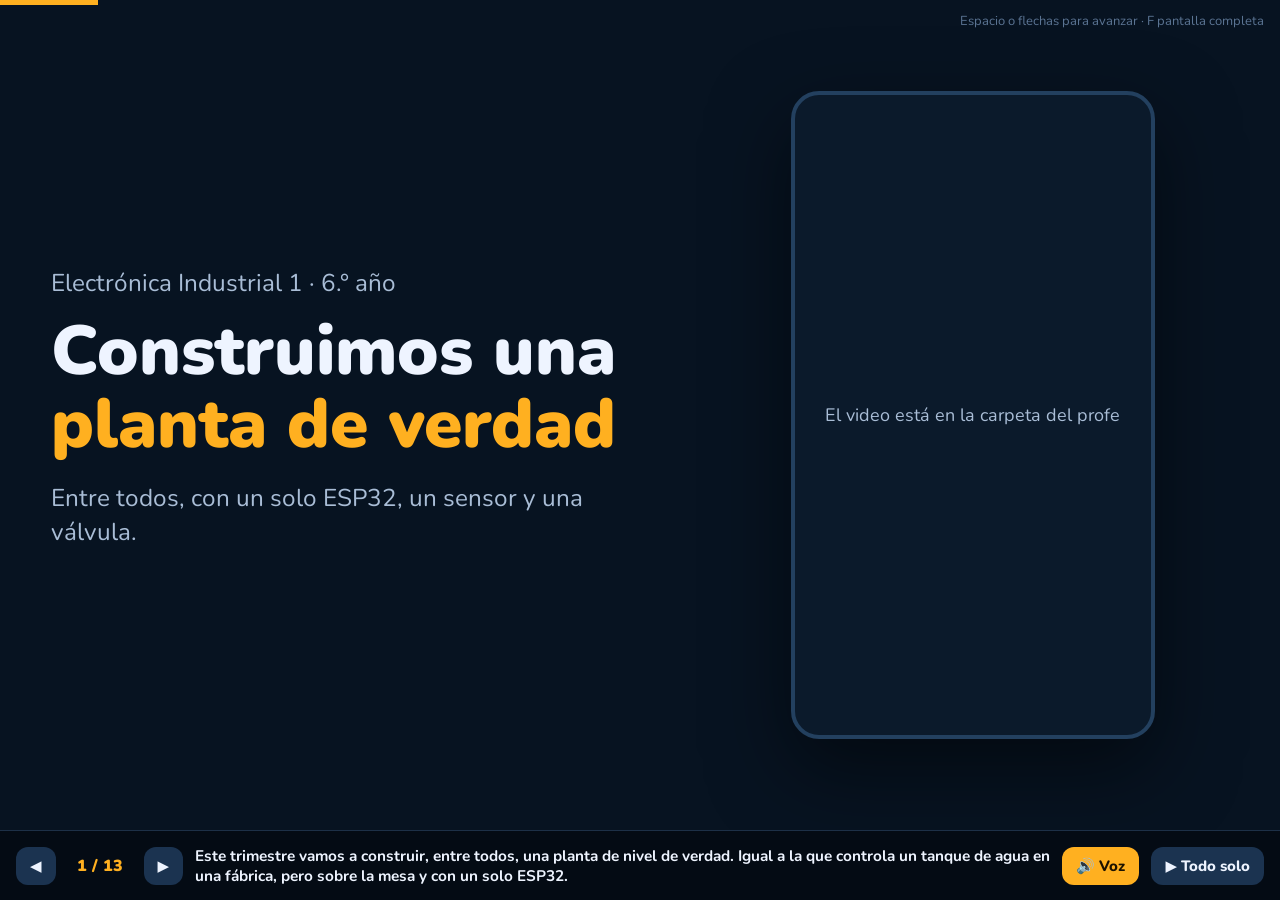
<file: presentacion.html>
<!doctype html>
<html lang="es">
<head>
<meta charset="utf-8">
<meta name="viewport" content="width=device-width, initial-scale=1">
<meta name="robots" content="noindex">
<title>Planta de nivel · Presentación</title>
<link rel="preconnect" href="https://fonts.googleapis.com"><link rel="preconnect" href="https://fonts.gstatic.com" crossorigin>
<link href="https://fonts.googleapis.com/css2?family=Nunito:wght@400;700;800;900&display=swap" rel="stylesheet">
<style>
:root{--fondo:#071321;--panel:#11243a;--panel2:#1b3350;--tinta:#eef4ff;--suave:#a9bdd6;--amb:#ffb020;--ve:#34d399;--ro:#f87171;--az:#60a5fa;--cel:#22d3ee;--nar:#f97316}
*{box-sizing:border-box}
html,body{margin:0;height:100%;background:var(--fondo);color:var(--tinta);font-family:"Nunito","Segoe UI",system-ui,sans-serif;overflow:hidden}
.slide{position:absolute;inset:0 0 70px 0;display:flex;align-items:center;justify-content:center;padding:3vh 4vw;opacity:0;pointer-events:none;transform:translateX(60px);transition:opacity .6s ease,transform .6s ease}
.slide.on{opacity:1;pointer-events:auto;transform:none}
.slide.atras{transform:translateX(-60px)}
h1{font-size:clamp(30px,5.4vw,78px);line-height:1.05;margin:0 0 .3em;font-weight:900}
h2{font-size:clamp(24px,3.6vw,52px);line-height:1.1;margin:0 0 .4em;font-weight:900}
.sub{color:var(--suave);font-size:clamp(16px,1.9vw,28px);margin:0 0 .6em}
.amb{color:var(--amb)}.cel{color:var(--cel)}.ve{color:var(--ve)}.nar{color:var(--nar)}
.dos{display:grid;grid-template-columns:1.2fr 1fr;gap:4vw;align-items:center;width:100%;max-width:1500px}
.marco-video{position:relative;height:72vh;aspect-ratio:9/16;border-radius:28px;overflow:hidden;border:4px solid #23405f;box-shadow:0 30px 80px rgba(0,0,0,.5);margin:auto;background:#0b1a2b}
.marco-video video{width:100%;height:100%;object-fit:cover;display:block}
.marco-video .sinvideo{position:absolute;inset:0;display:flex;align-items:center;justify-content:center;text-align:center;color:var(--suave);padding:20px;font-size:18px}
.escena{width:100%;max-width:1400px}
.escena svg{width:100%;height:auto;max-height:76vh;display:block;margin:auto;border-radius:22px}
.esc{display:inline}
.etq{list-style:none;padding:0;margin:0}
.etq li{display:flex;align-items:center;gap:14px;font-size:clamp(18px,2.2vw,32px);font-weight:800;margin:.35em 0;opacity:0;transform:translateX(30px)}
.on .etq li{animation:entrar .6s ease forwards}
.etq li i{font-style:normal;display:inline-flex;align-items:center;justify-content:center;width:1.7em;height:1.7em;border-radius:50%;background:var(--panel2);font-size:.8em;flex:0 0 auto}
@keyframes entrar{to{opacity:1;transform:none}}
.pasos3{display:grid;grid-template-columns:repeat(3,1fr);gap:2.5vw;width:100%;max-width:1400px}
.paso{background:var(--panel);border-radius:26px;padding:3vh 2vw;text-align:center;opacity:0;transform:translateY(30px);border:2px solid #23405f}
.on .paso{animation:entrar .7s ease forwards}
.paso .n{font-size:clamp(40px,6vw,90px);font-weight:900;color:var(--amb);line-height:1}
.paso b{display:block;font-size:clamp(20px,2.4vw,36px);margin:.3em 0}
.paso span{color:var(--suave);font-size:clamp(15px,1.6vw,24px)}
.temas{display:grid;grid-template-columns:repeat(4,1fr);gap:1.4vw;width:100%;max-width:1600px}
.tema{background:var(--panel);border-radius:20px;padding:2vh 1.2vw;border:2px solid #23405f;opacity:0;transform:scale(.9)}
.on .tema{animation:crecer .5s ease forwards}
@keyframes crecer{to{opacity:1;transform:none}}
.tema .ic{font-size:clamp(28px,3.2vw,50px)}
.tema b{display:block;font-size:clamp(17px,1.75vw,28px);margin:.2em 0;line-height:1.15}
.tema span{color:var(--suave);font-size:clamp(13px,1.2vw,19px)}
.tema .num{float:right;font-weight:900;color:var(--amb);font-size:clamp(18px,1.8vw,28px)}
.reglas{display:grid;grid-template-columns:repeat(4,1fr);gap:1.5vw;width:100%;max-width:1500px;margin-top:2vh}
.regla{background:var(--panel);border-radius:22px;padding:2.5vh 1.5vw;text-align:center;border:2px solid #23405f;opacity:0;transform:translateY(20px)}
.on .regla{animation:entrar .6s ease forwards}
.regla .g{font-size:clamp(34px,4.6vw,72px);font-weight:900;color:var(--amb);line-height:1}
.regla span{display:block;color:var(--tinta);font-size:clamp(15px,1.6vw,24px);font-weight:700;margin-top:.4em}
.fechas{display:flex;gap:1.5vw;justify-content:center;flex-wrap:wrap;margin-top:3vh}
.fecha{background:var(--panel2);border-radius:999px;padding:.6em 1.2em;font-size:clamp(15px,1.6vw,24px);font-weight:800}
.fecha b{color:var(--amb)}
.extra{display:grid;grid-template-columns:1fr 1fr;gap:3vw;width:100%;max-width:1400px}
.ex{background:var(--panel);border-radius:26px;padding:3vh 2.4vw;border:2px solid #23405f;opacity:0;transform:translateY(30px)}
.on .ex{animation:entrar .7s ease forwards}
.ex b{display:block;font-size:clamp(22px,2.6vw,40px);margin-bottom:.3em}
.ex p{color:var(--suave);font-size:clamp(15px,1.6vw,24px);margin:.3em 0}
.qr{background:#fff;border-radius:22px;padding:14px;width:min(30vh,320px);height:min(30vh,320px);margin:auto}
.qr svg{width:100%;height:100%;display:block}
.url{font-size:clamp(14px,1.4vw,22px);color:var(--cel);text-align:center;margin-top:10px;word-break:break-all}
/* barra inferior */
.barra{position:fixed;left:0;right:0;bottom:0;height:70px;background:#040b14;border-top:1px solid #1d3047;display:flex;align-items:center;gap:12px;padding:0 16px}
.barra .subt{flex:1;font-size:clamp(13px,1.2vw,19px);font-weight:700;line-height:1.25;max-height:62px;overflow:hidden}
.barra button{font:inherit;font-weight:800;font-size:15px;border:0;border-radius:12px;padding:9px 14px;background:var(--panel2);color:var(--tinta);cursor:pointer;white-space:nowrap}
.barra button.on{background:var(--amb);color:#1b1200}
.cuenta{font-weight:900;color:var(--amb);min-width:64px;text-align:center}
.progreso{position:fixed;left:0;top:0;height:5px;background:var(--amb);transition:width .5s}
.ayuda{position:fixed;top:12px;right:16px;color:#5b7493;font-size:13px}
/* escenas animadas */
@keyframes subeBaja{0%,100%{transform:scaleY(.25)}50%{transform:scaleY(.9)}}
@keyframes aparece{from{opacity:0;transform:translateY(14px)}to{opacity:1;transform:none}}
@keyframes dibuja{from{stroke-dashoffset:var(--L,600)}to{stroke-dashoffset:0}}
@keyframes onda{0%{transform:translateY(0);opacity:0}10%{opacity:1}45%{transform:translateY(190px);opacity:1}50%{opacity:0}100%{opacity:0;transform:translateY(190px)}}
@keyframes eco{0%,50%{transform:translateY(190px);opacity:0}55%{opacity:1}95%{transform:translateY(0);opacity:1}100%{opacity:0}}
@keyframes brazo{0%,40%{transform:rotate(-38deg)}50%,90%{transform:rotate(0)}100%{transform:rotate(-38deg)}}
@keyframes aprieta{0%,40%{transform:scaleY(1)}50%,90%{transform:scaleY(.25)}100%{transform:scaleY(1)}}
@keyframes gota{0%{transform:translateY(0);opacity:1}80%{opacity:1}100%{transform:translateY(120px);opacity:0}}
@keyframes gotas{0%,38%{opacity:1}45%,92%{opacity:0}100%{opacity:1}}
@keyframes manija{0%,15%{transform:rotate(0)}25%,100%{transform:rotate(90deg)}}
@keyframes nivelPert{0%,20%{transform:scaleY(.8)}55%{transform:scaleY(.3)}100%{transform:scaleY(.8)}}
@keyframes chorro{0%,20%{opacity:0}25%,100%{opacity:1}}
@keyframes entra{0%,50%{opacity:0}55%,95%{opacity:1}100%{opacity:0}}
.run .a-agua{transform-box:fill-box;transform-origin:bottom;animation:subeBaja 6s ease-in-out infinite}
.run .a-ap{opacity:0;animation:aparece .7s ease forwards}
.run .a-dib{stroke-dasharray:var(--L,600);stroke-dashoffset:var(--L,600);animation:dibuja 1.2s ease forwards}
.run .a-onda{transform-box:fill-box;animation:onda 2.4s linear infinite}
.run .a-eco{transform-box:fill-box;animation:eco 2.4s linear infinite}
.run .a-brazo{transform-box:view-box;transform-origin:520px 210px;animation:brazo 5s ease-in-out infinite}
.run .a-aprieta{transform-box:fill-box;transform-origin:center;animation:aprieta 5s ease-in-out infinite}
.run .a-gota{animation:gota .9s linear infinite}
.run .a-gotas{animation:gotas 5s ease-in-out infinite}
.run .a-manija{transform-box:fill-box;transform-origin:center;animation:manija 9s ease-in-out forwards}
.run .a-nivp{transform-box:fill-box;transform-origin:bottom;animation:nivelPert 9s ease-in-out forwards}
.run .a-chorro{opacity:0;animation:chorro 9s linear forwards}
.run .a-entra{opacity:0;animation:entra 9s linear forwards}
@media(max-width:820px){.dos,.extra{grid-template-columns:1fr}.temas{grid-template-columns:repeat(2,1fr)}.reglas,.pasos3{grid-template-columns:1fr 1fr}.marco-video{height:46vh}html,body{overflow:auto}}
</style>
</head>
<body>
<div class="progreso" id="progreso"></div>
<div class="ayuda">Espacio o flechas para avanzar · F pantalla completa</div>

<!-- 1 portada -->
<section class="slide" data-voz="Este trimestre vamos a construir, entre todos, una planta de nivel de verdad. Igual a la que controla un tanque de agua en una fábrica, pero sobre la mesa y con un solo ESP32.">
 <div class="dos">
  <div>
   <p class="sub">Electrónica Industrial 1 · 6.° año</p>
   <h1>Construimos una <span class="amb">planta de verdad</span></h1>
   <p class="sub">Entre todos, con un solo ESP32, un sensor y una válvula.</p>
  </div>
  <div class="marco-video"><video class="vid" src="video-planta.mp4" autoplay muted loop playsinline></video><div class="sinvideo" hidden>El video está en la carpeta del profe</div></div>
 </div>
</section>

<!-- 2 partes -->
<section class="slide" data-voz="Esto es lo que vamos a armar. Un reservorio arriba. Una válvula de pinza con un servo, que deja pasar o corta el agua. Un sensor de ultrasonido que mide el nivel. El tanque. Una válvula esférica que hace de canilla. El ESP32, que es el cerebro. Y el celular, para verlo todo en vivo.">
 <div class="dos">
  <div class="marco-video"><video class="vid" src="video-planta.mp4" autoplay muted loop playsinline></video><div class="sinvideo" hidden>El video está en la carpeta del profe</div></div>
  <div>
   <h2>Lo que vamos a armar</h2>
   <ul class="etq">
    <li style="animation-delay:.3s"><i>1</i>Reservorio de agua</li>
    <li style="animation-delay:1.1s"><i>2</i><span><span class="ve">Válvula de pinza</span> con servo</span></li>
    <li style="animation-delay:1.9s"><i>3</i><span class="cel">Sensor de ultrasonido</span></li>
    <li style="animation-delay:2.7s"><i>4</i>Tanque</li>
    <li style="animation-delay:3.5s"><i>5</i><span><span class="nar">Válvula esférica</span> (la canilla)</span></li>
    <li style="animation-delay:4.3s"><i>6</i><span><span class="amb">ESP32</span>: el cerebro</span></li>
    <li style="animation-delay:5.1s"><i>7</i>Celular para verlo en vivo</li>
   </ul>
  </div>
 </div>
</section>

<!-- 3 lazo -->
<section class="slide" data-voz="Así piensa la planta. El sensor mide. El ESP32 compara y decide. La válvula actúa. El tanque responde. Y el sensor vuelve a medir. Eso es un lazo cerrado: lo mismo que estudiamos todo el año.">
 <div class="escena"><svg viewBox="0 0 960 540"><defs>
  <linearGradient id="gAgua" x1="0" x2="0" y1="0" y2="1"><stop offset="0" stop-color="#5ad1ff"/><stop offset="1" stop-color="#1572c8"/></linearGradient>
  <linearGradient id="gMetal" x1="0" x2="0" y1="0" y2="1"><stop offset="0" stop-color="#f3f5f8"/><stop offset="1" stop-color="#9aa3ad"/></linearGradient>
  <marker id="flecha" viewBox="0 0 10 10" refX="8" refY="5" markerWidth="7" markerHeight="7" orient="auto-start-reverse"><path d="M0,0 L10,5 L0,10 z" fill="#ffb020"/></marker>
 </defs><g class="esc" id="e1">
  <rect x="0" y="0" width="960" height="540" fill="#081320"/>
  <text x="480" y="60" text-anchor="middle" fill="#eef4ff" font-size="32" font-weight="900">Las cuatro partes del lazo</text>
  <g class="a-ap"><rect x="360" y="95" width="240" height="90" rx="16" fill="#1b3350" stroke="#22d3ee" stroke-width="3"/><text x="480" y="133" text-anchor="middle" fill="#22d3ee" font-size="26" font-weight="900">SENSOR</text><text x="480" y="165" text-anchor="middle" fill="#eef4ff" font-size="19">HC-SR04: mide</text></g>
  <g class="a-ap" style="animation-delay:.9s"><rect x="660" y="225" width="250" height="90" rx="16" fill="#1b3350" stroke="#ffb020" stroke-width="3"/><text x="785" y="263" text-anchor="middle" fill="#ffb020" font-size="26" font-weight="900">CONTROLADOR</text><text x="785" y="295" text-anchor="middle" fill="#eef4ff" font-size="19">ESP32: compara y decide</text></g>
  <g class="a-ap" style="animation-delay:1.8s"><rect x="360" y="360" width="240" height="90" rx="16" fill="#1b3350" stroke="#34d399" stroke-width="3"/><text x="480" y="398" text-anchor="middle" fill="#34d399" font-size="26" font-weight="900">VÁLVULA</text><text x="480" y="430" text-anchor="middle" fill="#eef4ff" font-size="19">pinza con servo: actúa</text></g>
  <g class="a-ap" style="animation-delay:2.7s"><rect x="50" y="225" width="250" height="90" rx="16" fill="#1b3350" stroke="#60a5fa" stroke-width="3"/><text x="175" y="263" text-anchor="middle" fill="#60a5fa" font-size="26" font-weight="900">PROCESO</text><text x="175" y="295" text-anchor="middle" fill="#eef4ff" font-size="19">el tanque: responde</text></g>
  <path class="a-dib" style="--L:240;animation-delay:.5s" d="M600,140 C700,140 785,170 785,222" stroke="#ffb020" stroke-width="5" fill="none" marker-end="url(#flecha)"/>
  <path class="a-dib" style="--L:240;animation-delay:1.4s" d="M785,318 C785,370 700,405 603,405" stroke="#ffb020" stroke-width="5" fill="none" marker-end="url(#flecha)"/>
  <path class="a-dib" style="--L:240;animation-delay:2.3s" d="M360,405 C260,405 175,370 175,318" stroke="#ffb020" stroke-width="5" fill="none" marker-end="url(#flecha)"/>
  <path class="a-dib" style="--L:240;animation-delay:3.2s" d="M175,222 C175,170 260,140 357,140" stroke="#ffb020" stroke-width="5" fill="none" marker-end="url(#flecha)"/>
  <text class="a-ap" style="animation-delay:3.8s" x="480" y="282" text-anchor="middle" fill="#a9bdd6" font-size="22" font-weight="800">realimentación</text>
  <text class="a-ap" style="animation-delay:4.4s" x="480" y="510" text-anchor="middle" fill="#a9bdd6" font-size="18">Creus, Instrumentación industrial, fig. 1.2</text>
 </g></svg></div>
</section>

<!-- 4 sensor -->
<section class="slide" data-voz="El sensor manda un pulso de sonido que no escuchamos y espera el eco. Como el sonido va y vuelve, la distancia es la velocidad por el tiempo, dividido dos.">
 <div class="escena"><svg viewBox="0 0 960 540"><defs>
  <linearGradient id="gAgua" x1="0" x2="0" y1="0" y2="1"><stop offset="0" stop-color="#5ad1ff"/><stop offset="1" stop-color="#1572c8"/></linearGradient>
  <linearGradient id="gMetal" x1="0" x2="0" y1="0" y2="1"><stop offset="0" stop-color="#f3f5f8"/><stop offset="1" stop-color="#9aa3ad"/></linearGradient>
  <marker id="flecha" viewBox="0 0 10 10" refX="8" refY="5" markerWidth="7" markerHeight="7" orient="auto-start-reverse"><path d="M0,0 L10,5 L0,10 z" fill="#ffb020"/></marker>
 </defs><g class="esc" id="e2">
  <rect x="0" y="0" width="960" height="540" fill="#081320"/>
  <text x="40" y="60" fill="#eef4ff" font-size="32" font-weight="900">¿Cómo mide el sensor?</text>
  <g transform="translate(110,110)">
   <rect x="0" y="0" width="260" height="70" rx="10" fill="#2f6fb5"/>
   <circle cx="70" cy="35" r="28" fill="url(#gMetal)"/><circle cx="190" cy="35" r="28" fill="url(#gMetal)"/>
   <text x="130" y="-10" text-anchor="middle" fill="#22d3ee" font-size="18" font-weight="800">HC-SR04</text>
   <rect x="-20" y="70" width="300" height="310" fill="none" stroke="#7dd3fc" stroke-width="4"/>
   <rect x="-17" y="270" width="294" height="108" fill="url(#gAgua)"/>
   <g class="a-onda"><path d="M30,90 Q70,108 110,90" stroke="#ffb020" stroke-width="5" fill="none"/><path d="M30,104 Q70,122 110,104" stroke="#ffb020" stroke-width="4" fill="none" opacity=".6"/></g>
   <g class="a-eco"><path d="M150,90 Q190,72 230,90" stroke="#22d3ee" stroke-width="5" fill="none"/><path d="M150,104 Q190,86 230,104" stroke="#22d3ee" stroke-width="4" fill="none" opacity=".6"/></g>
   <text x="62" y="250" fill="#ffb020" font-size="17" font-weight="800">va</text><text x="186" y="250" fill="#22d3ee" font-size="17" font-weight="800">vuelve</text>
  </g>
  <g class="a-ap" style="animation-delay:1.5s"><text x="500" y="200" fill="#eef4ff" font-size="24" font-weight="800">El sonido va y vuelve:</text>
   <rect x="500" y="225" width="330" height="80" rx="14" fill="#fff8e1" stroke="#ffb020" stroke-width="3"/>
   <text x="665" y="278" text-anchor="middle" fill="#3a2a00" font-size="38" font-weight="900" font-family="Cambria Math,Times New Roman,serif">d = v · t / 2</text></g>
  <g class="a-ap" style="animation-delay:2.5s"><text x="500" y="350" fill="#a9bdd6" font-size="21">v ≈ 343 m/s (velocidad del sonido en el aire)</text>
   <text x="500" y="384" fill="#a9bdd6" font-size="21">t = lo que tardó el eco</text>
   <text x="500" y="418" fill="#a9bdd6" font-size="21">d = distancia del sensor al agua</text></g>
 </g></svg></div>
</section>

<!-- 5 pinza -->
<section class="slide" data-voz="La válvula de pinza no toca el agua. El servo aprieta la manguera y corta, o la suelta y deja pasar.">
 <div class="escena"><svg viewBox="0 0 960 540"><defs>
  <linearGradient id="gAgua" x1="0" x2="0" y1="0" y2="1"><stop offset="0" stop-color="#5ad1ff"/><stop offset="1" stop-color="#1572c8"/></linearGradient>
  <linearGradient id="gMetal" x1="0" x2="0" y1="0" y2="1"><stop offset="0" stop-color="#f3f5f8"/><stop offset="1" stop-color="#9aa3ad"/></linearGradient>
  <marker id="flecha" viewBox="0 0 10 10" refX="8" refY="5" markerWidth="7" markerHeight="7" orient="auto-start-reverse"><path d="M0,0 L10,5 L0,10 z" fill="#ffb020"/></marker>
 </defs><g class="esc" id="e3">
  <rect x="0" y="0" width="960" height="540" fill="#081320"/>
  <text x="40" y="60" fill="#eef4ff" font-size="32" font-weight="900">¿Cómo actúa la válvula de pinza?</text>
  <rect x="120" y="270" width="720" height="34" rx="17" fill="#cfe8ff" opacity=".9"/>
  <rect class="a-aprieta" x="490" y="270" width="60" height="34" fill="#cfe8ff"/>
  <g class="a-gotas"><circle class="a-gota" cx="820" cy="320" r="8" fill="#38bdf8"/><circle class="a-gota" style="animation-delay:.3s" cx="820" cy="320" r="7" fill="#38bdf8"/><circle class="a-gota" style="animation-delay:.6s" cx="820" cy="320" r="8" fill="#38bdf8"/></g>
  <rect x="470" y="140" width="100" height="70" rx="8" fill="#2563eb"/><text x="520" y="183" text-anchor="middle" fill="#fff" font-size="18" font-weight="800">SG90</text>
  <g class="a-brazo"><rect x="510" y="206" width="20" height="74" rx="8" fill="#f8fafc"/></g>
  <text class="a-ap" x="120" y="380" fill="#a9bdd6" font-size="22">El servo aprieta la manguera: no pasa el agua.</text>
  <text class="a-ap" style="animation-delay:.5s" x="120" y="414" fill="#a9bdd6" font-size="22">La suelta: pasa. Nada del mecanismo toca el líquido.</text>
  <text class="a-ap" style="animation-delay:1s" x="120" y="460" fill="#34d399" font-size="22" font-weight="800">Se usa en laboratorios, alimentos y máquinas de diálisis.</text>
 </g></svg></div>
</section>

<!-- 6 histéresis -->
<section class="slide" data-voz="El ESP32 abre la pinza cuando el nivel baja del treinta por ciento, y la cierra recién al llegar al ochenta. Esa franja se llama histéresis, y evita que la válvula prenda y apague sin parar.">
 <div class="escena"><svg viewBox="0 0 960 540"><defs>
  <linearGradient id="gAgua" x1="0" x2="0" y1="0" y2="1"><stop offset="0" stop-color="#5ad1ff"/><stop offset="1" stop-color="#1572c8"/></linearGradient>
  <linearGradient id="gMetal" x1="0" x2="0" y1="0" y2="1"><stop offset="0" stop-color="#f3f5f8"/><stop offset="1" stop-color="#9aa3ad"/></linearGradient>
  <marker id="flecha" viewBox="0 0 10 10" refX="8" refY="5" markerWidth="7" markerHeight="7" orient="auto-start-reverse"><path d="M0,0 L10,5 L0,10 z" fill="#ffb020"/></marker>
 </defs><g class="esc" id="e4">
  <rect x="0" y="0" width="960" height="540" fill="#081320"/>
  <text x="40" y="60" fill="#eef4ff" font-size="32" font-weight="900">Control todo-nada con histéresis</text>
  <line x1="100" y1="420" x2="900" y2="420" stroke="#a9bdd6" stroke-width="3"/><line x1="100" y1="420" x2="100" y2="100" stroke="#a9bdd6" stroke-width="3"/>
  <text x="70" y="110" fill="#a9bdd6" font-size="17" text-anchor="end">100 %</text><text x="70" y="425" fill="#a9bdd6" font-size="17" text-anchor="end">0 %</text>
  <line x1="100" y1="164" x2="900" y2="164" stroke="#f87171" stroke-width="3" stroke-dasharray="10 8"/><text x="905" y="160" fill="#f87171" font-size="18" font-weight="800">80 %</text><text x="905" y="182" fill="#f87171" font-size="15">cierra</text>
  <line x1="100" y1="324" x2="900" y2="324" stroke="#34d399" stroke-width="3" stroke-dasharray="10 8"/><text x="905" y="320" fill="#34d399" font-size="18" font-weight="800">30 %</text><text x="905" y="342" fill="#34d399" font-size="15">abre</text>
  <path class="a-dib" style="--L:1500;animation-duration:7s" d="M100,250 L170,324 L260,164 L350,324 L440,164 L530,324 L620,164 L710,324 L800,164 L890,324" stroke="#38bdf8" stroke-width="5" fill="none"/>
  <text x="110" y="470" fill="#eef4ff" font-size="19" font-weight="800">Pinza:</text>
  <g class="a-ap" style="animation-delay:.8s"><rect x="170" y="452" width="90" height="26" fill="#34d399"/><text x="215" y="471" text-anchor="middle" font-size="15" font-weight="800">abierta</text></g>
  <g class="a-ap" style="animation-delay:1.6s"><rect x="260" y="452" width="90" height="26" fill="#f87171"/><text x="305" y="471" text-anchor="middle" font-size="15" font-weight="800">cerrada</text></g>
  <g class="a-ap" style="animation-delay:2.4s"><rect x="350" y="452" width="90" height="26" fill="#34d399"/><text x="395" y="471" text-anchor="middle" font-size="15" font-weight="800">abierta</text></g>
  <g class="a-ap" style="animation-delay:3.2s"><rect x="440" y="452" width="90" height="26" fill="#f87171"/><text x="485" y="471" text-anchor="middle" font-size="15" font-weight="800">cerrada</text></g>
  <text class="a-ap" style="animation-delay:4s" x="110" y="515" fill="#ffb020" font-size="20" font-weight="800">La franja entre 30 % y 80 % evita que la válvula prenda y apague sin parar.</text>
 </g></svg></div>
</section>

<!-- 7 perturbación -->
<section class="slide" data-voz="Y la prueba de fuego: alguien abre la esférica, el tanque baja, el sensor lo nota, el ESP32 abre la pinza y la planta se rellena sola. Nadie la toca.">
 <div class="escena"><svg viewBox="0 0 960 540"><defs>
  <linearGradient id="gAgua" x1="0" x2="0" y1="0" y2="1"><stop offset="0" stop-color="#5ad1ff"/><stop offset="1" stop-color="#1572c8"/></linearGradient>
  <linearGradient id="gMetal" x1="0" x2="0" y1="0" y2="1"><stop offset="0" stop-color="#f3f5f8"/><stop offset="1" stop-color="#9aa3ad"/></linearGradient>
  <marker id="flecha" viewBox="0 0 10 10" refX="8" refY="5" markerWidth="7" markerHeight="7" orient="auto-start-reverse"><path d="M0,0 L10,5 L0,10 z" fill="#ffb020"/></marker>
 </defs><g class="esc" id="e5">
  <rect x="0" y="0" width="960" height="540" fill="#081320"/>
  <text x="40" y="60" fill="#eef4ff" font-size="32" font-weight="900">Abrís la esférica… y la planta se rellena sola</text>
  <g transform="translate(330,110)">
   <rect x="-160" y="-20" width="120" height="110" rx="10" fill="#0d2238" stroke="#7dd3fc" stroke-width="3"/><rect x="-156" y="20" width="112" height="66" fill="url(#gAgua)"/>
   <text x="-100" y="-30" text-anchor="middle" fill="#a9bdd6" font-size="15">reservorio</text>
   <path d="M-40,70 L40,70 L40,110" stroke="#cfe8ff" stroke-width="12" fill="none"/>
   <rect x="-10" y="54" width="34" height="32" rx="4" fill="#2563eb"/><text x="7" y="45" text-anchor="middle" fill="#34d399" font-size="14" font-weight="800">pinza</text>
   <circle class="a-entra a-gota" cx="40" cy="120" r="7" fill="#38bdf8"/>
   <rect x="0" y="110" width="220" height="260" rx="10" fill="#0d2238" stroke="#7dd3fc" stroke-width="5"/>
   <rect class="a-nivp" x="5" y="130" width="210" height="236" rx="8" fill="url(#gAgua)"/>
   <rect x="60" y="80" width="100" height="30" rx="6" fill="#2f6fb5"/><text x="110" y="74" text-anchor="middle" fill="#22d3ee" font-size="14" font-weight="800">sensor</text>
   <path d="M220,345 L300,345" stroke="#cfe8ff" stroke-width="12"/>
   <circle cx="262" cy="345" r="16" fill="#f97316"/><rect class="a-manija" x="256" y="315" width="12" height="30" rx="4" fill="#fed7aa"/>
   <text x="262" y="395" text-anchor="middle" fill="#f97316" font-size="15" font-weight="800">esférica</text>
   <path class="a-chorro" d="M300,345 Q330,350 330,420" stroke="#38bdf8" stroke-width="8" fill="none"/>
  </g>
  <text class="a-ap" style="animation-delay:2s" x="640" y="200" fill="#f97316" font-size="22" font-weight="800">1. Baja el nivel</text>
  <text class="a-ap" style="animation-delay:4s" x="640" y="250" fill="#22d3ee" font-size="22" font-weight="800">2. El sensor lo nota</text>
  <text class="a-ap" style="animation-delay:5s" x="640" y="300" fill="#ffb020" font-size="22" font-weight="800">3. El ESP32 abre la pinza</text>
  <text class="a-ap" style="animation-delay:6s" x="640" y="350" fill="#34d399" font-size="22" font-weight="800">4. Se rellena solo</text>
 </g></svg></div>
</section>

<!-- 8 cómo se arma -->
<section class="slide" data-voz="¿Es difícil? No. Son tres pasos. Conectar los cables siguiendo la página, que lo muestra uno por uno. El programa lo carga el profe. Y después se mira y se maneja desde el celular.">
 <div style="width:100%;max-width:1400px">
  <h2 style="text-align:center">¿Es difícil? <span class="amb">No.</span> Son tres pasos</h2>
  <div class="pasos3">
   <div class="paso" style="animation-delay:.2s"><div class="n">1</div><b>Conectar</b><span>cable por cable, siguiendo la página</span></div>
   <div class="paso" style="animation-delay:.8s"><div class="n">2</div><b>Cargar el programa</b><span>lo hace el profe, un solo ESP32</span></div>
   <div class="paso" style="animation-delay:1.4s"><div class="n">3</div><b>Usarlo</b><span>desde el celular, sin internet</span></div>
  </div>
 </div>
</section>

<!-- 9 grupos -->
<section class="slide" data-voz="Cuatro grupos, una sola planta. Uno se encarga del sensor, otro de la pinza, otro del tanque con la esférica, y otro del control con el celular. Cada grupo mide y arma su tabla.">
 <div class="escena"><svg viewBox="0 0 960 540"><defs>
  <linearGradient id="gAgua" x1="0" x2="0" y1="0" y2="1"><stop offset="0" stop-color="#5ad1ff"/><stop offset="1" stop-color="#1572c8"/></linearGradient>
  <linearGradient id="gMetal" x1="0" x2="0" y1="0" y2="1"><stop offset="0" stop-color="#f3f5f8"/><stop offset="1" stop-color="#9aa3ad"/></linearGradient>
  <marker id="flecha" viewBox="0 0 10 10" refX="8" refY="5" markerWidth="7" markerHeight="7" orient="auto-start-reverse"><path d="M0,0 L10,5 L0,10 z" fill="#ffb020"/></marker>
 </defs><g class="esc" id="e6">
  <rect x="0" y="0" width="960" height="540" fill="#081320"/>
  <text x="480" y="60" text-anchor="middle" fill="#eef4ff" font-size="32" font-weight="900">Cada grupo, una parte de la planta</text>
  <g class="a-ap"><rect x="60" y="100" width="400" height="150" rx="16" fill="#1b3350" stroke="#22d3ee" stroke-width="3"/><text x="90" y="150" fill="#22d3ee" font-size="26" font-weight="900">El sensor</text><text x="90" y="190" fill="#eef4ff" font-size="19">montarlo, calibrarlo</text><text x="90" y="220" fill="#eef4ff" font-size="19">y medir cuánto se equivoca</text></g>
  <g class="a-ap" style="animation-delay:.6s"><rect x="500" y="100" width="400" height="150" rx="16" fill="#1b3350" stroke="#34d399" stroke-width="3"/><text x="530" y="150" fill="#34d399" font-size="26" font-weight="900">La pinza</text><text x="530" y="190" fill="#eef4ff" font-size="19">ángulos del servo</text><text x="530" y="220" fill="#eef4ff" font-size="19">y cuánto líquido deja pasar</text></g>
  <g class="a-ap" style="animation-delay:1.2s"><rect x="60" y="275" width="400" height="150" rx="16" fill="#1b3350" stroke="#f97316" stroke-width="3"/><text x="90" y="325" fill="#f97316" font-size="26" font-weight="900">El tanque y la esférica</text><text x="90" y="365" fill="#eef4ff" font-size="19">armar el tanque y medir</text><text x="90" y="395" fill="#eef4ff" font-size="19">cuánto sale por la esférica</text></g>
  <g class="a-ap" style="animation-delay:1.8s"><rect x="500" y="275" width="400" height="150" rx="16" fill="#1b3350" stroke="#ffb020" stroke-width="3"/><text x="530" y="325" fill="#ffb020" font-size="26" font-weight="900">El control y el celular</text><text x="530" y="365" fill="#eef4ff" font-size="19">cargar el programa y registrar</text><text x="530" y="395" fill="#eef4ff" font-size="19">cómo se mueve el nivel</text></g>
  <text class="a-ap" style="animation-delay:2.6s" x="480" y="490" text-anchor="middle" fill="#ffb020" font-size="26" font-weight="900">Ahora, a conectar cable por cable</text>
 </g></svg></div>
</section>

<!-- 10 temas -->
<section class="slide" data-voz="Además, cada pareja defiende un tema frente al curso. Estos son los ocho temas para elegir. No se repiten: el orden para elegir sale por sorteo.">
 <div style="width:100%;max-width:1600px">
  <h2 style="text-align:center">Exposiciones de a dos: <span class="amb">elijan un tema</span></h2>
  <div class="temas">
   <div class="tema" style="animation-delay:.1s"><span class="num">1</span><div class="ic">📏</div><b>Medición de nivel</b><span>ultrasonido, flotante, presión y radar</span></div>
   <div class="tema" style="animation-delay:.3s"><span class="num">2</span><div class="ic">🚰</div><b>Válvulas</b><span>esférica, globo, mariposa y pinza</span></div>
   <div class="tema" style="animation-delay:.5s"><span class="num">3</span><div class="ic">⚙️</div><b>Actuadores</b><span>servo, neumático y eléctrico</span></div>
   <div class="tema" style="animation-delay:.7s"><span class="num">4</span><div class="ic">🔁</div><b>Lazo abierto y cerrado</b><span>el diagrama de bloques de la planta</span></div>
   <div class="tema" style="animation-delay:.9s"><span class="num">5</span><div class="ic">🎚️</div><b>Control todo-nada</b><span>la histéresis y para qué sirve</span></div>
   <div class="tema" style="animation-delay:1.1s"><span class="num">6</span><div class="ic">🧠</div><b>Control PID</b><span>qué hacen la P, la I y la D</span></div>
   <div class="tema" style="animation-delay:1.3s"><span class="num">7</span><div class="ic">📡</div><b>Señal de 4 a 20 mA</b><span>transmisores y el cero vivo</span></div>
   <div class="tema" style="animation-delay:1.5s"><span class="num">8</span><div class="ic">🌡️</div><b>Sensores de temperatura</b><span>termocupla, RTD y NTC</span></div>
  </div>
 </div>
</section>

<!-- 11 reglas -->
<section class="slide" data-voz="Cómo se defiende. Ocho minutos de exposición, hablan los dos. Después cuatro minutos de preguntas, y cada uno contesta solo. Se puede usar la planta para mostrarlo. Exponen el tres y el diez de noviembre, y el diecisiete es la evaluación.">
 <div style="width:100%;max-width:1500px;text-align:center">
  <h2>Cómo se defiende</h2>
  <div class="reglas">
   <div class="regla" style="animation-delay:.2s"><div class="g">8'</div><span>de exposición, hablan los dos</span></div>
   <div class="regla" style="animation-delay:.6s"><div class="g">4'</div><span>de preguntas, cada uno contesta solo</span></div>
   <div class="regla" style="animation-delay:1s"><div class="g">0</div><span>textos para leer: se explica con sus palabras</span></div>
   <div class="regla" style="animation-delay:1.4s"><div class="g">+</div><span>suma mostrarlo en la planta</span></div>
  </div>
  <div class="fechas"><div class="fecha"><b>3/11</b> exponen dos parejas</div><div class="fecha"><b>10/11</b> exponen las otras dos</div><div class="fecha"><b>17/11</b> evaluación</div></div>
 </div>
</section>

<!-- 12 para los que quieren más -->
<section class="slide" data-voz="Y para los que quieren ir más lejos, dos proyectos aparte. Un robot que dibuja lo que hacés con el dedo en el celular. Y la impresora 3D convertida en máquina de hacer plaquetas: dibuja las pistas con un marcador sobre el cobre y después se graban con percloruro.">
 <div style="width:100%;max-width:1400px">
  <h2 style="text-align:center">¿Querés ir más lejos?</h2>
  <div class="extra">
   <div class="ex" style="animation-delay:.2s"><b>🤖 Robot que dibuja</b><p>Un brazo con una birome que copia lo que dibujás con el dedo en el celular.</p><p>ESP32-C3 y tres servos SG90. Proyecto de MakerWorld con 4,9 estrellas.</p></div>
   <div class="ex" style="animation-delay:.8s"><b>🖨️ La impresora que hace plaquetas</b><p>La impresora 3D dibuja las pistas con marcador indeleble sobre una placa de cobre.</p><p>Después se graba con percloruro férrico, con guantes y antiparras.</p></div>
  </div>
 </div>
</section>

<!-- 13 cierre -->
<section class="slide" data-voz="Hoy: armen las parejas, elijan el tema y arrancamos a conectar. La guía con todos los pasos está en este código. Escanéenlo con el celular.">
 <div class="dos" style="max-width:1300px">
  <div>
   <h1>Hoy <span class="amb">arrancamos</span></h1>
   <ul class="etq">
    <li style="animation-delay:.3s"><i>1</i>Armen las parejas</li>
    <li style="animation-delay:1s"><i>2</i>Elijan el tema</li>
    <li style="animation-delay:1.7s"><i>3</i>A conectar</li>
   </ul>
  </div>
  <div><div class="qr"><svg viewBox="0 0 39 39" shape-rendering="crispEdges"><path d="M1 1h7v1h-7zM12 1h1v1h-1zM15 1h1v1h-1zM17 1h1v1h-1zM19 1h1v1h-1zM21 1h3v1h-3zM25 1h2v1h-2zM29 1h1v1h-1zM31 1h7v1h-7zM1 2h1v1h-1zM7 2h1v1h-1zM12 2h1v1h-1zM16 2h2v1h-2zM20 2h1v1h-1zM26 2h4v1h-4zM31 2h1v1h-1zM37 2h1v1h-1zM1 3h1v1h-1zM3 3h3v1h-3zM7 3h1v1h-1zM9 3h2v1h-2zM12 3h1v1h-1zM14 3h1v1h-1zM16 3h2v1h-2zM19 3h4v1h-4zM25 3h1v1h-1zM28 3h1v1h-1zM31 3h1v1h-1zM33 3h3v1h-3zM37 3h1v1h-1zM1 4h1v1h-1zM3 4h3v1h-3zM7 4h1v1h-1zM9 4h2v1h-2zM13 4h1v1h-1zM17 4h2v1h-2zM20 4h2v1h-2zM25 4h2v1h-2zM31 4h1v1h-1zM33 4h3v1h-3zM37 4h1v1h-1zM1 5h1v1h-1zM3 5h3v1h-3zM7 5h1v1h-1zM9 5h1v1h-1zM12 5h3v1h-3zM16 5h1v1h-1zM19 5h3v1h-3zM24 5h1v1h-1zM27 5h1v1h-1zM29 5h1v1h-1zM31 5h1v1h-1zM33 5h3v1h-3zM37 5h1v1h-1zM1 6h1v1h-1zM7 6h1v1h-1zM9 6h3v1h-3zM13 6h2v1h-2zM16 6h1v1h-1zM19 6h1v1h-1zM21 6h1v1h-1zM23 6h1v1h-1zM28 6h1v1h-1zM31 6h1v1h-1zM37 6h1v1h-1zM1 7h7v1h-7zM9 7h1v1h-1zM11 7h1v1h-1zM13 7h1v1h-1zM15 7h1v1h-1zM17 7h1v1h-1zM19 7h1v1h-1zM21 7h1v1h-1zM23 7h1v1h-1zM25 7h1v1h-1zM27 7h1v1h-1zM29 7h1v1h-1zM31 7h7v1h-7zM9 8h5v1h-5zM16 8h1v1h-1zM20 8h1v1h-1zM27 8h1v1h-1zM29 8h1v1h-1zM1 9h1v1h-1zM3 9h5v1h-5zM14 9h3v1h-3zM19 9h1v1h-1zM21 9h3v1h-3zM25 9h3v1h-3zM31 9h5v1h-5zM1 10h3v1h-3zM5 10h2v1h-2zM8 10h1v1h-1zM10 10h2v1h-2zM13 10h1v1h-1zM15 10h4v1h-4zM26 10h1v1h-1zM29 10h1v1h-1zM32 10h1v1h-1zM35 10h2v1h-2zM1 11h1v1h-1zM7 11h4v1h-4zM14 11h1v1h-1zM19 11h1v1h-1zM21 11h1v1h-1zM23 11h3v1h-3zM28 11h1v1h-1zM31 11h2v1h-2zM35 11h3v1h-3zM1 12h1v1h-1zM3 12h1v1h-1zM5 12h2v1h-2zM9 12h3v1h-3zM17 12h1v1h-1zM22 12h1v1h-1zM24 12h1v1h-1zM27 12h1v1h-1zM30 12h2v1h-2zM33 12h1v1h-1zM37 12h1v1h-1zM1 13h1v1h-1zM5 13h3v1h-3zM12 13h1v1h-1zM14 13h2v1h-2zM18 13h1v1h-1zM23 13h2v1h-2zM26 13h1v1h-1zM28 13h1v1h-1zM30 13h2v1h-2zM33 13h5v1h-5zM2 14h1v1h-1zM4 14h1v1h-1zM8 14h8v1h-8zM17 14h6v1h-6zM24 14h1v1h-1zM26 14h2v1h-2zM29 14h1v1h-1zM32 14h1v1h-1zM2 15h3v1h-3zM7 15h3v1h-3zM11 15h2v1h-2zM14 15h1v1h-1zM16 15h3v1h-3zM21 15h2v1h-2zM25 15h1v1h-1zM27 15h4v1h-4zM32 15h3v1h-3zM36 15h2v1h-2zM2 16h1v1h-1zM5 16h1v1h-1zM9 16h3v1h-3zM14 16h1v1h-1zM16 16h4v1h-4zM22 16h2v1h-2zM25 16h1v1h-1zM28 16h1v1h-1zM32 16h2v1h-2zM1 17h3v1h-3zM5 17h1v1h-1zM7 17h5v1h-5zM16 17h2v1h-2zM22 17h1v1h-1zM24 17h3v1h-3zM29 17h3v1h-3zM33 17h1v1h-1zM35 17h1v1h-1zM37 17h1v1h-1zM1 18h2v1h-2zM4 18h1v1h-1zM9 18h2v1h-2zM12 18h3v1h-3zM16 18h1v1h-1zM19 18h1v1h-1zM21 18h1v1h-1zM23 18h1v1h-1zM25 18h1v1h-1zM29 18h1v1h-1zM32 18h1v1h-1zM35 18h2v1h-2zM2 19h2v1h-2zM6 19h2v1h-2zM12 19h1v1h-1zM15 19h6v1h-6zM22 19h1v1h-1zM25 19h1v1h-1zM27 19h2v1h-2zM30 19h8v1h-8zM3 20h2v1h-2zM8 20h4v1h-4zM13 20h1v1h-1zM15 20h2v1h-2zM20 20h4v1h-4zM28 20h3v1h-3zM32 20h2v1h-2zM37 20h1v1h-1zM2 21h2v1h-2zM6 21h3v1h-3zM10 21h1v1h-1zM13 21h2v1h-2zM16 21h1v1h-1zM18 21h1v1h-1zM20 21h1v1h-1zM23 21h4v1h-4zM28 21h1v1h-1zM30 21h2v1h-2zM33 21h3v1h-3zM1 22h3v1h-3zM5 22h1v1h-1zM9 22h3v1h-3zM17 22h1v1h-1zM19 22h3v1h-3zM24 22h1v1h-1zM26 22h1v1h-1zM29 22h2v1h-2zM34 22h1v1h-1zM36 22h1v1h-1zM3 23h2v1h-2zM6 23h4v1h-4zM11 23h2v1h-2zM15 23h2v1h-2zM19 23h1v1h-1zM23 23h1v1h-1zM25 23h4v1h-4zM30 23h5v1h-5zM36 23h2v1h-2zM2 24h2v1h-2zM5 24h2v1h-2zM12 24h2v1h-2zM16 24h2v1h-2zM20 24h1v1h-1zM28 24h2v1h-2zM31 24h3v1h-3zM37 24h1v1h-1zM1 25h1v1h-1zM3 25h1v1h-1zM6 25h2v1h-2zM9 25h2v1h-2zM12 25h4v1h-4zM19 25h1v1h-1zM21 25h3v1h-3zM25 25h7v1h-7zM33 25h1v1h-1zM35 25h3v1h-3zM1 26h1v1h-1zM3 26h2v1h-2zM9 26h2v1h-2zM13 26h2v1h-2zM16 26h2v1h-2zM24 26h1v1h-1zM26 26h1v1h-1zM29 26h2v1h-2zM34 26h2v1h-2zM1 27h1v1h-1zM3 27h1v1h-1zM5 27h3v1h-3zM10 27h1v1h-1zM12 27h2v1h-2zM15 27h1v1h-1zM19 27h1v1h-1zM21 27h1v1h-1zM23 27h1v1h-1zM26 27h7v1h-7zM36 27h2v1h-2zM1 28h1v1h-1zM3 28h2v1h-2zM6 28h1v1h-1zM8 28h1v1h-1zM10 28h1v1h-1zM12 28h1v1h-1zM14 28h2v1h-2zM17 28h1v1h-1zM22 28h2v1h-2zM30 28h2v1h-2zM36 28h2v1h-2zM1 29h1v1h-1zM5 29h1v1h-1zM7 29h2v1h-2zM11 29h4v1h-4zM18 29h2v1h-2zM21 29h1v1h-1zM24 29h1v1h-1zM26 29h10v1h-10zM37 29h1v1h-1zM9 30h2v1h-2zM14 30h2v1h-2zM17 30h6v1h-6zM24 30h1v1h-1zM26 30h1v1h-1zM29 30h1v1h-1zM33 30h2v1h-2zM36 30h1v1h-1zM1 31h7v1h-7zM10 31h2v1h-2zM13 31h1v1h-1zM15 31h4v1h-4zM22 31h1v1h-1zM29 31h1v1h-1zM31 31h1v1h-1zM33 31h1v1h-1zM35 31h3v1h-3zM1 32h1v1h-1zM7 32h1v1h-1zM9 32h2v1h-2zM13 32h7v1h-7zM22 32h2v1h-2zM25 32h1v1h-1zM29 32h1v1h-1zM33 32h2v1h-2zM36 32h1v1h-1zM1 33h1v1h-1zM3 33h3v1h-3zM7 33h1v1h-1zM9 33h2v1h-2zM15 33h3v1h-3zM22 33h1v1h-1zM24 33h10v1h-10zM35 33h1v1h-1zM37 33h1v1h-1zM1 34h1v1h-1zM3 34h3v1h-3zM7 34h1v1h-1zM9 34h1v1h-1zM11 34h4v1h-4zM16 34h1v1h-1zM18 34h2v1h-2zM21 34h1v1h-1zM23 34h2v1h-2zM27 34h1v1h-1zM29 34h3v1h-3zM33 34h2v1h-2zM37 34h1v1h-1zM1 35h1v1h-1zM3 35h3v1h-3zM7 35h1v1h-1zM9 35h1v1h-1zM12 35h1v1h-1zM16 35h2v1h-2zM20 35h1v1h-1zM23 35h1v1h-1zM25 35h4v1h-4zM30 35h1v1h-1zM35 35h3v1h-3zM1 36h1v1h-1zM7 36h1v1h-1zM10 36h1v1h-1zM12 36h2v1h-2zM16 36h1v1h-1zM20 36h4v1h-4zM27 36h1v1h-1zM29 36h3v1h-3zM33 36h1v1h-1zM37 36h1v1h-1zM1 37h7v1h-7zM9 37h3v1h-3zM13 37h1v1h-1zM15 37h2v1h-2zM18 37h1v1h-1zM20 37h2v1h-2zM23 37h1v1h-1zM25 37h3v1h-3zM30 37h2v1h-2zM33 37h5v1h-5z" fill="#000"/></svg></div><div class="url">agustinn94.github.io/practica-electronica/industrial.html</div></div>
 </div>
</section>

<div class="barra">
 <button id="bAnt" title="Anterior">◀</button>
 <span class="cuenta" id="cuenta">1 / 13</span>
 <button id="bSig" title="Siguiente">▶</button>
 <div class="subt" id="subt"></div>
 <button id="bVoz" class="on">🔊 Voz</button>
 <button id="bAuto">▶ Todo solo</button>
</div>

<script>
const slides=[...document.querySelectorAll('.slide')];
let i=0,voz=true,auto=false,timerAuto=null,vozES=null;
function elegirVoz(){
  if(!('speechSynthesis' in window))return;
  const vs=speechSynthesis.getVoices().filter(v=>v.lang&&v.lang.toLowerCase().startsWith('es'));
  for(const p of ['es-ar','es-419','es-us','es-mx','es-es']){vozES=vs.find(v=>v.lang.toLowerCase()===p);if(vozES)break;}
  if(!vozES)vozES=vs[0]||null;
}
if('speechSynthesis' in window){elegirVoz();speechSynthesis.onvoiceschanged=elegirVoz;}
function hablar(texto,alTerminar){
  clearTimeout(timerAuto);
  const palabras=texto.split(/\s+/).length;
  if(voz&&'speechSynthesis' in window&&vozES){
    speechSynthesis.cancel();
    const frases=texto.match(/[^.¿?]+[.?]?/g).map(s=>s.trim()).filter(Boolean);
    let k=0;const yo=i;
    const decir=()=>{
      if(yo!==i)return;
      if(k>=frases.length){if(alTerminar)timerAuto=setTimeout(alTerminar,1200);return;}
      const u=new SpeechSynthesisUtterance(frases[k++]);u.voice=vozES;u.lang=vozES.lang;u.rate=1;u.onend=decir;u.onerror=decir;speechSynthesis.speak(u);
    };
    decir();
  }else if(alTerminar){timerAuto=setTimeout(alTerminar,Math.max(6000,palabras*420));}
}
function ir(n,desde){
  if(n<0||n>=slides.length)return;
  if('speechSynthesis' in window)speechSynthesis.cancel();
  slides.forEach((s,k)=>{s.classList.toggle('on',k===n);s.classList.toggle('atras',k<n);});
  const s=slides[n];
  s.querySelectorAll('.esc').forEach(g=>{g.classList.remove('run');void g.getBBox();g.classList.add('run');});
  s.querySelectorAll('.etq li,.paso,.tema,.regla,.ex').forEach(e=>{e.style.animationName='none';void e.offsetWidth;e.style.animationName='';});
  s.querySelectorAll('video').forEach(v=>{try{v.currentTime=0;v.play();}catch(e){}});
  i=n;
  document.getElementById('cuenta').textContent=(n+1)+' / '+slides.length;
  document.getElementById('progreso').style.width=((n+1)/slides.length*100)+'%';
  const t=s.dataset.voz||'';document.getElementById('subt').textContent=t;
  if(desde!=='inicio')hablar(t,auto?()=>{if(i<slides.length-1)ir(i+1);else pararAuto();}:null);
  try{localStorage.setItem('ei1_pres',n);}catch(e){}
}
function pararAuto(){auto=false;document.getElementById('bAuto').classList.remove('on');document.getElementById('bAuto').textContent='▶ Todo solo';}
document.getElementById('bSig').onclick=()=>ir(i+1);
document.getElementById('bAnt').onclick=()=>ir(i-1);
document.getElementById('bVoz').onclick=e=>{voz=!voz;e.target.classList.toggle('on',voz);e.target.textContent=voz?'🔊 Voz':'🔇 Sin voz';if(!voz&&'speechSynthesis' in window)speechSynthesis.cancel();};
document.getElementById('bAuto').onclick=e=>{auto=!auto;e.target.classList.toggle('on',auto);e.target.textContent=auto?'⏸ Parar':'▶ Todo solo';if(auto)ir(i);else{clearTimeout(timerAuto);if('speechSynthesis' in window)speechSynthesis.cancel();}};
document.addEventListener('keydown',e=>{
  if(['ArrowRight','PageDown',' ','Enter'].includes(e.key)){e.preventDefault();ir(i+1);}
  if(['ArrowLeft','PageUp','Backspace'].includes(e.key)){e.preventDefault();ir(i-1);}
  if(e.key==='f'||e.key==='F'){document.fullscreenElement?document.exitFullscreen():document.documentElement.requestFullscreen().catch(()=>{});}
});
document.querySelectorAll('video.vid').forEach(v=>v.addEventListener('error',()=>{v.hidden=true;v.parentElement.querySelector('.sinvideo').hidden=false;}));
let inicio=0;try{inicio=+localStorage.getItem('ei1_pres')||0;}catch(e){}
ir(0,'inicio');
</script>
</body>
</html>
</file>
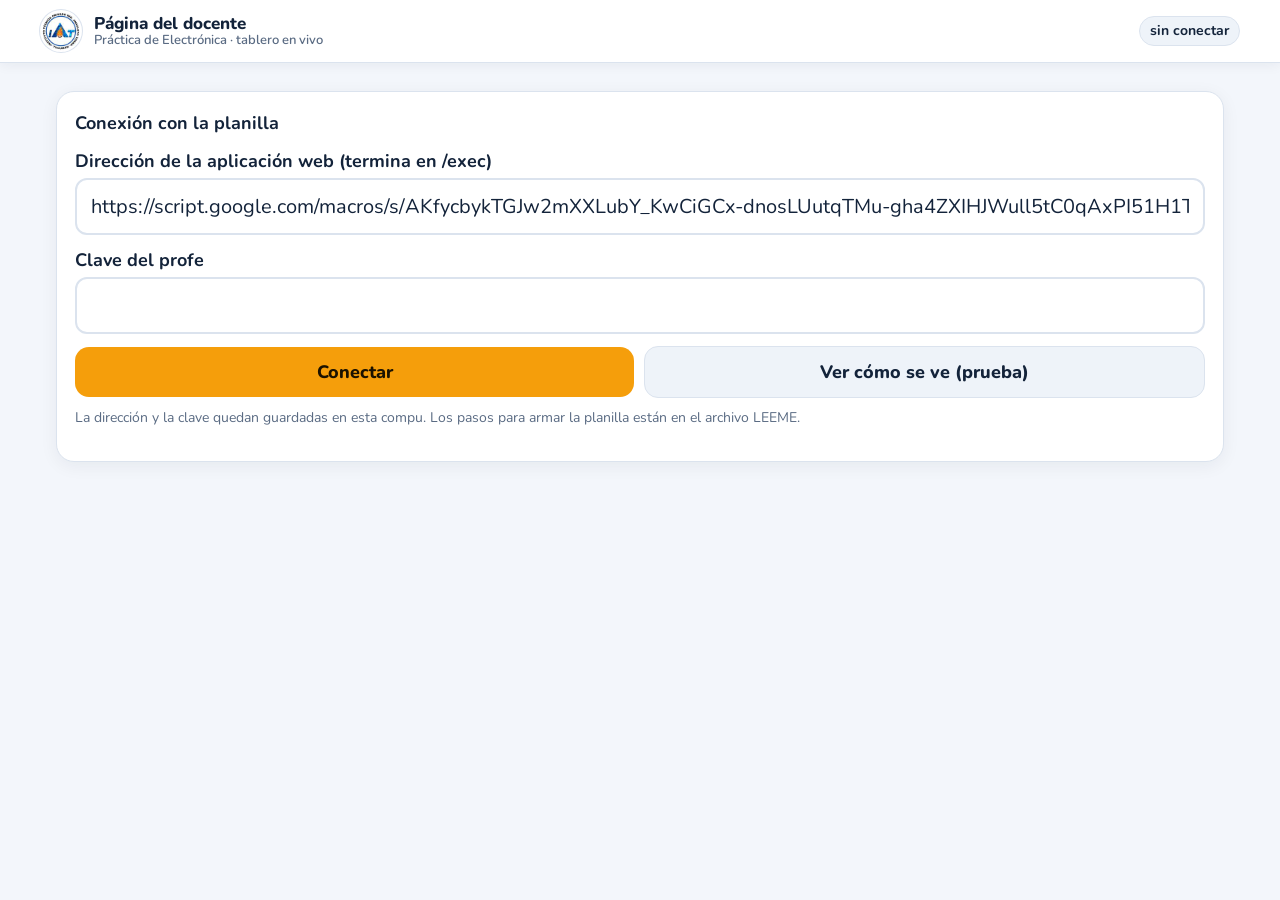
<file: profe.html>
<!doctype html>
<html lang="es">
<head>
<meta charset="utf-8">
<meta name="viewport" content="width=device-width, initial-scale=1">
<meta name="robots" content="noindex">
<title>Docente · Práctica de Electrónica</title>
<link rel="preconnect" href="https://fonts.googleapis.com"><link rel="preconnect" href="https://fonts.gstatic.com" crossorigin>
<link href="https://fonts.googleapis.com/css2?family=Nunito:wght@400;600;700;800;900&display=swap" rel="stylesheet">
<link rel="stylesheet" href="katex/katex.min.css">
<link rel="stylesheet" href="estilo.css?v=3">
<style>
.envoltura{max-width:1200px}
.tabs{display:flex;gap:8px;margin:10px 0}
.tabs button{font:inherit;font-weight:800;padding:10px 18px;border-radius:12px;border:2px solid var(--borde);background:var(--panel2);color:var(--tinta);cursor:pointer}
.tabs button.on{border-color:var(--amb);background:rgba(255,176,32,.2)}
.grid{display:grid;grid-template-columns:repeat(auto-fill,minmax(220px,1fr));gap:12px}
.al{background:var(--panel);border:2px solid var(--borde);border-radius:16px;padding:12px 14px;position:relative}
.al .n{font-weight:900;font-size:17px;line-height:1.2}
.al .s{font-size:13px;color:var(--suave)}
.al .barra{height:8px;border-radius:8px;background:#0a1624;margin:8px 0 6px;overflow:hidden}
.al .barra div{height:100%;background:var(--az)}
.al .est{position:absolute;top:10px;right:10px}
.al.trabajando{border-color:var(--az)}
.al.afuera{border-color:var(--ro);background:rgba(248,113,113,.14);animation:lat 1s ease-in-out infinite}
.al.entrego{border-color:var(--ve)}
.al.practicando2{border-color:var(--vi)}
.al.sinsenal{opacity:.55}
.al .notag{font-size:34px;font-weight:900;color:var(--ve)}
.al .sal{font-weight:900;color:var(--ro)}
@keyframes lat{50%{box-shadow:0 0 0 6px rgba(248,113,113,.35)}}
.lista-al{max-height:420px;overflow:auto}
.lista-al .it{display:flex;gap:10px;align-items:flex-start;padding:8px 0;border-top:1px solid var(--borde);font-size:15px}
.lista-al .it .h{color:var(--suave);font-variant-numeric:tabular-nums;min-width:62px}
.lista-al .it.grave b{color:var(--ro)}
#toast{position:fixed;top:12px;left:50%;transform:translateX(-50%);z-index:60;background:var(--ro);color:#2a0606;font-weight:900;padding:14px 20px;border-radius:16px;box-shadow:0 10px 40px rgba(0,0,0,.5);font-size:19px;max-width:92vw;text-align:center}
.cols{display:grid;grid-template-columns:2fr 1fr;gap:16px}
@media (max-width:900px){.cols{grid-template-columns:1fr}}
.codigo{font-size:24px;font-weight:900;letter-spacing:.12em;color:var(--amb)}
.al{cursor:pointer}.al:hover{border-color:var(--amb)}
#examen .it{border-top:1px solid var(--borde);padding:12px 0}
#examen .q{font-size:17px;line-height:1.5}
.ex-f{display:grid;grid-template-columns:1fr 1fr;gap:10px}@media (max-width:700px){.ex-f{grid-template-columns:1fr}}
.al{position:relative}.al{padding-bottom:30px}.al .borrar{position:absolute;bottom:4px;right:6px;z-index:3;border:0;background:transparent;cursor:pointer;font-size:16px;opacity:.5;padding:2px}.al .borrar:hover{opacity:1}
</style>
</head>
<body>
<header class="barra"><div class="barra-in" style="max-width:1200px"><img src="logo.jpg" alt="IAT"><div class="t">Página del docente<small>Práctica de Electrónica · tablero en vivo</small></div><div class="der"><span class="chip" id="conex">sin conectar</span></div></div></header>
<main class="envoltura">
  <div class="tarjeta" id="config">
    <b>Conexión con la planilla</b>
    <label class="campo" for="url">Dirección de la aplicación web (termina en /exec)</label><input class="txt" id="url" placeholder="https://script.google.com/macros/s/…/exec">
    <label class="campo" for="clave">Clave del profe</label><input class="txt" id="clave" type="password" autocomplete="off">
    <div class="fila" style="margin-top:12px"><button class="btn" id="conectar">Conectar</button><button class="btn sec" id="demo">Ver cómo se ve (prueba)</button></div>
    <p class="sub" style="font-size:14px;margin-top:10px">La dirección y la clave quedan guardadas en esta compu. Los pasos para armar la planilla están en el archivo LEEME.</p>
  </div>
  <div id="tablero" class="oculto">
    <div class="fila" style="justify-content:space-between">
      <div class="tabs"><button data-c="e1">Electrónica 1</button><button data-c="e2">Electrónica 2</button></div>
      <div class="fila"><button class="btn sec" id="qr">📲 QR para los chicos</button><button class="btn sec" id="sonido">🔔 Activar sonido</button><a class="btn sec" id="planilla" target="_blank" rel="noopener" style="text-decoration:none">📊 Planilla</a><button class="btn sec" id="limpiar">🧹 Limpiar tablero</button><button class="btn sec" id="ajustes">⚙️</button></div>
    </div>
    <div class="marcador" id="resumen"></div>
    <div class="cols">
      <div><h2>Alumnos</h2><div class="grid" id="grid"></div><p class="sub" id="vacio"></p></div>
      <div><div class="tarjeta"><b>Código del trabajo para dictar</b><div id="codigos"></div></div>
        <div class="tarjeta"><b>Avisos</b><div class="lista-al" id="alertas"><p class="sub">Todavía no hay avisos.</p></div></div></div>
    </div>
    <div class="tarjeta" id="buscar"><h2 style="margin-top:0">🔎 Ver el examen de un alumno, resuelto</h2>
      <p class="sub" style="font-size:15px">Cada alumno tiene sus propios números. Poné el nombre como lo escribió él y su número de lista (o tocá su tarjeta de arriba) y te muestra sus consignas con la resolución paso a paso, para explicarle en el banco.</p>
      <div class="ex-f"><div><label class="campo">Actividad</label><select class="txt" id="ex-act"></select></div><div><label class="campo">N.° de lista</label><input class="txt" id="ex-lis" inputmode="numeric"></div></div>
      <input type="hidden" id="ex-nom">
      <div class="fila" style="margin-top:10px"><button class="btn" id="ex-ver">Ver su examen</button></div><div id="examen"></div></div>
  </div>
</main>
<script src="config.js?v=3"></script>
<script src="katex/katex.min.js"></script>
<script src="katex/contrib/auto-render.min.js"></script>
<script src="qrcode.js"></script>
<script src="figuras.js?v=3"></script>
<script src="examen.js?v=3"></script>
<script src="banco-e1.js?v=3"></script>
<script src="banco-e2.js?v=3"></script>
<script>
(function(){
'use strict';
const $=s=>document.querySelector(s);
const g=(k,d)=>{try{const v=localStorage.getItem(k);return v===null?d:v}catch(e){return d}}, s=(k,v)=>{try{localStorage.setItem(k,v)}catch(e){}};
const esc=x=>String(x==null?'':x).replace(/[&<>"]/g,c=>({'&':'&amp;','<':'&lt;','>':'&gt;','"':'&quot;'}[c]));
let URL_=g('profe_url',(window.CONFIG&&CONFIG.URL)||''), CLAVE=g('profe_clave',''), curso=g('profe_curso','e1'), demo=false, sonido=false, vistos=new Set(), primera=true, timer=null, ac=null;
$('#url').value=URL_; $('#clave').value=CLAVE;
const BANCOS=window.BANCOS, EX=window.EX;
const hm=t=>new Date(t).toLocaleString('es-AR',{weekday:'short',day:'numeric',month:'numeric',hour:'2-digit',minute:'2-digit',timeZone:'America/Argentina/Buenos_Aires'});
function pintarCodigos(){const b=BANCOS[curso];if(!b)return;$('#codigos').innerHTML=b.actividades.map(a=>`<div style="margin-top:10px"><div>${esc(a.nombre)}</div><div class="codigo">${esc(a.codigo)}</div><div class="sub" style="font-size:13px">${a.opc+a.num} consignas · ${a.minutos} minutos${a.vence?` · se cierra ${hm(Date.parse(a.vence))}`:''}</div>${a.tarde?`<div class="sub" style="font-size:13px">Para el que faltó con justificación hay un código aparte: está en el archivo de la planilla.</div>`:''}</div>`).join('');
  $('#ex-act').innerHTML=b.actividades.map(a=>`<option value="${a.id}">${esc(a.nombre)}</option>`).join('')}
pintarCodigos();
function verExamen(){const b=BANCOS[curso],act=b.actividades.find(a=>a.id===$('#ex-act').value),nom=$('#ex-nom').value.trim(),lis=+$('#ex-lis').value;
  if(!lis){$('#examen').innerHTML='<div class="aviso ro">Poné el número de lista.</div>';return}
  const qs=EX.armarExamen(b,act,{nombre:nom,lista:lis});
  $('#examen').innerHTML=`<h3>${nom?esc(nom)+" · ":""}N.° ${lis} · ${esc(act.nombre)}</h3>`+qs.map((p,k)=>`<div class="it"><div class="q"><b>${k+1}.</b> <span class="etq">${p.et}</span> ${esc(p.tema)}<br>${p.enun}</div>${p.fig?`<div class="fig">${p.fig}</div>`:''}
    ${p.tipo==='opc'?`<div style="margin-top:6px"><b>Opciones:</b> ${p.opciones.map((o,i)=>`${'ABCD'[i]}) ${o}`).join(' · ')}</div>`:''}<div style="margin-top:6px"><b>Respuesta correcta:</b> ${EX.respuestaHTML(p)}</div>${EX.resolucionHTML(p)}</div>`).join('');
  EX.mate($('#examen'));$('#examen').scrollIntoView({behavior:'smooth'})}
$('#ex-ver').onclick=verExamen;
$('#qr').onclick=()=>{const u=location.href.replace(/profe\.html.*$/,'alumno.html?c='+curso);const q=qrcode(0,'M');q.addData(u);q.make();
  const m=document.createElement('div');m.id='modal';m.innerHTML=`<div class="caja" style="max-width:640px;text-align:center"><h2 style="margin-top:0">${esc(BANCOS[curso].nombre)}: escaneen con la cámara</h2><div style="background:#fff;border-radius:16px;padding:16px;display:inline-block">${q.createSvgTag({cellSize:10,margin:2})}</div><p style="font-size:20px;word-break:break-all">${esc(u)}</p><button class="btn" id="qr-x">Cerrar</button></div>`;
  document.body.appendChild(m);$('#qr-x').onclick=()=>m.remove()};
function pitido(){if(!sonido)return;try{ac=ac||new (window.AudioContext||window.webkitAudioContext)();[0,.18].forEach((d,i)=>{const o=ac.createOscillator(),v=ac.createGain();o.frequency.value=i?660:880;v.gain.setValueAtTime(.0001,ac.currentTime+d);v.gain.exponentialRampToValueAtTime(.35,ac.currentTime+d+.02);v.gain.exponentialRampToValueAtTime(.0001,ac.currentTime+d+.16);o.connect(v).connect(ac.destination);o.start(ac.currentTime+d);o.stop(ac.currentTime+d+.18)})}catch(e){}}
function toast(t){let el=$('#toast');if(!el){el=document.createElement('div');el.id='toast';document.body.appendChild(el)}el.textContent=t;clearTimeout(el._t);el._t=setTimeout(()=>el.remove(),6000);try{navigator.vibrate&&navigator.vibrate([200,100,200])}catch(e){}
  let n=0;clearInterval(toast.ti);const t0=document.title;toast.ti=setInterval(()=>{document.title=(n++%2)?'🚨 '+t:'Profe · Práctica';if(n>8){clearInterval(toast.ti);document.title='Profe · Práctica de Electrónica'}},700)}
function hace(ms){const s=Math.round(ms/1000);return s<60?`hace ${s} s`:`hace ${Math.round(s/60)} min`}
function hora(t){const d=new Date(t);return d.toLocaleTimeString('es-AR',{hour:'2-digit',minute:'2-digit',second:'2-digit'})}
function pintar(d){
  const ahora=d.ahora||Date.now(), al=d.alumnos||[];
  if(d.planilla){$('#planilla').href=d.planilla;$('#planilla').classList.remove('oculto')}else $('#planilla').classList.add('oculto');
  let nT=0,nA=0,nE=0,nS=0;
  $('#grid').innerHTML=al.map(a=>{
    let e=a.estado||'trabajando'; const sin=(e==='trabajando'||e==='afuera')&&ahora-(a.ultima||0)>60000;
    if(e==='trabajando')nT++; if(e==='afuera')nA++; if(e==='entregó')nE++; if(e==='practicando')nS++;
    const cls=e==='entregó'?'entrego':e==='practicando'?'practicando2':e, pct=a.total?Math.round(100*(a.respondidas||0)/a.total):0;
    const chip=e==='afuera'?'<span class="chip ro">AFUERA</span>':e==='entregó'?'<span class="chip ve">entregó</span>':e==='practicando'?'<span class="chip">📘 practica</span>':sin?'<span class="chip">sin señal</span>':'<span class="chip">✍️ trabaja</span>';
    return `<div class="al ${cls} ${sin?'sinsenal':''}" data-nom="${esc(a.alumno)}" data-lis="${esc(a.lista)}" data-act="${esc(a.actividad||'')}"><button class="borrar" title="Borrar esta entrega">🗑</button><div class="est">${chip}</div><div class="n">${a.lista?esc(a.lista)+'. ':''}${esc(a.alumno)}</div>
      <div class="s">${esc(a.actividad||'')}</div>
      ${e==='entregó'?`<div class="notag">${esc(a.nota)}</div>`:a.total?`<div class="barra"><div style="width:${pct}%"></div></div><div class="s">pregunta ${a.pregunta||1} de ${a.total} · respondió ${a.respondidas||0}</div>`:''}
      ${e==='practicando'?`<div class="s">${a.series||0} prácticas · ${a.bien||0} consignas bien</div>`:''}
      <div class="s">${a.salidas?`<span class="sal">🚨 salió ${a.salidas} ${a.salidas==1?'vez':'veces'}</span>${a.fuera_s?` · ${a.fuera_s} s afuera`:''} · `:''}${a.fotos?`📷 ${a.fotos} ${a.fotos==1?'foto':'fotos'} · `:''}${a.libres?`🧪 ${a.libres} simulacro${a.libres==1?'':'s'} libre${a.libres==1?'':'s'} (último: ${esc(a.nota_libre)}) · `:''}${hace(ahora-(a.ultima||ahora))}</div></div>`}).join('');
  document.querySelectorAll('#grid .borrar').forEach(b=>b.onclick=(e)=>{e.stopPropagation();borrarAl(b.closest('.al'))});
  document.querySelectorAll('#grid .al').forEach(el=>el.onclick=()=>{$('#ex-nom').value=el.dataset.nom;$('#ex-lis').value=el.dataset.lis;const b=BANCOS[curso],a=b&&b.actividades.find(x=>x.nombre===el.dataset.act);if(a)$('#ex-act').value=a.id;verExamen()});
  $('#vacio').textContent=al.length?'':'Todavía no entró nadie. Cuando los chicos abran la página aparecen acá.';
  $('#resumen').innerHTML=`<span class="chip">✍️ trabajando: ${nT}</span><span class="chip ${nA?'ro':''}">🚨 afuera: ${nA}</span><span class="chip ve">✔ entregaron: ${nE}</span><span class="chip">📘 practicando: ${nS}</span>`;
  const als=(d.alertas||[]).slice().reverse();
  $('#alertas').innerHTML=als.length?als.map(x=>`<div class="it ${x.grave?'grave':''}"><span class="h">${hora(x.t)}</span><span><b>${esc(x.lista?x.lista+'. ':'')}${esc(x.alumno)}</b>: ${esc(x.texto)}${x.detalle?`<br><span class="sub" style="font-size:13px">${esc(x.detalle)}</span>`:''}</span></div>`).join(''):'<p class="sub">Todavía no hay avisos.</p>';
  const nuevos=(d.alertas||[]).filter(x=>!vistos.has(x.t+x.alumno+x.tipo));
  (d.alertas||[]).forEach(x=>vistos.add(x.t+x.alumno+x.tipo));
  if(!primera){const gr=nuevos.filter(x=>x.grave);if(gr.length){const x=gr[gr.length-1];toast(`🚨 ${x.lista?x.lista+'. ':''}${x.alumno}: ${x.texto}`);pitido()}}
  primera=false;
}
async function pedir(){
  if(demo){pintar(simular());return}
  try{const r=await fetch(`${URL_}?accion=estado&curso=${curso}&clave=${encodeURIComponent(CLAVE)}&_=${Date.now()}`);const d=await r.json();
    if(d.error==='clave'){$('#conex').textContent='clave incorrecta';$('#conex').className='chip ro';return}
    $('#conex').textContent='en vivo';$('#conex').className='chip ve';pintar(d)}
  catch(e){$('#conex').textContent='sin conexión';$('#conex').className='chip ro'}
}
function arrancar(){$('#config').classList.add('oculto');$('#tablero').classList.remove('oculto');marcar();clearInterval(timer);primera=true;vistos=new Set();pedir();timer=setInterval(pedir,4000)}
function marcar(){document.querySelectorAll('.tabs button').forEach(b=>b.classList.toggle('on',b.dataset.c===curso));pintarCodigos()}
document.querySelectorAll('.tabs button').forEach(b=>b.onclick=()=>{curso=b.dataset.c;s('profe_curso',curso);marcar();primera=true;pedir()});
$('#conectar').onclick=()=>{URL_=$('#url').value.trim();CLAVE=$('#clave').value;if(!/^https:\/\/script\.google\.com\/macros\/s\/.+\/exec$/.test(URL_)){alertaCampo('La dirección tiene que empezar con https://script.google.com/macros/s/ y terminar en /exec');return}s('profe_url',URL_);s('profe_clave',CLAVE);demo=false;arrancar()};
$('#demo').onclick=()=>{demo=true;$('#conex').textContent='modo prueba';$('#conex').className='chip amb';arrancar()};
$('#ajustes').onclick=()=>{clearInterval(timer);$('#config').classList.remove('oculto');$('#tablero').classList.add('oculto')};
$('#sonido').onclick=()=>{sonido=!sonido;$('#sonido').textContent=sonido?'🔔 Sonido activado':'🔔 Activar sonido';if(sonido)pitido()};
function borrarAl(el){const lis=el.dataset.lis,act=el.dataset.act||'',nom=el.dataset.nom||'';const m=document.createElement('div');m.id='modal';
  m.innerHTML=`<div class="caja"><h2 style="margin-top:0">¿Borrar esta entrega?</h2><p><b>N.° ${esc(lis)} · ${esc(nom)}</b>${act?'<br>'+esc(act):''}</p><p>Sale del tablero y se borra su nota de esa actividad en la planilla (queda anotado en «Eventos»). A los demás no les pasa nada.</p><div class="fila"><button class="btn sec" id="no2">Cancelar</button><button class="btn ro" id="si2">Borrar</button></div></div>`;
  document.body.appendChild(m);$('#no2').onclick=()=>m.remove();
  $('#si2').onclick=async()=>{m.remove();if(demo){if(sim)sim.al=sim.al.filter(a=>String(a.lista)!==String(lis));pedir();return}try{await fetch(`${URL_}?accion=borrar&curso=${curso}&lista=${encodeURIComponent(lis)}&actividad=${encodeURIComponent(act)}&clave=${encodeURIComponent(CLAVE)}`)}catch(e){}pedir()}}
$('#limpiar').onclick=()=>{const m=document.createElement('div');m.id='modal';m.innerHTML='<div class="caja"><h2 style="margin-top:0">¿Limpiar el tablero?</h2><p>Se borra lo que se ve acá (alumnos y avisos de hoy). La planilla no se toca.</p><div class="fila"><button class="btn sec" id="no">Cancelar</button><button class="btn ro" id="si">Limpiar</button></div></div>';document.body.appendChild(m);
  $('#no').onclick=()=>m.remove();$('#si').onclick=async()=>{m.remove();if(demo){sim=null;pedir();return}try{await fetch(`${URL_}?accion=limpiar&curso=${curso}&clave=${encodeURIComponent(CLAVE)}`)}catch(e){}pedir()}};
function alertaCampo(t){let p=$('#errurl');if(!p){p=document.createElement('div');p.id='errurl';p.className='aviso ro';$('#config').appendChild(p)}p.textContent=t}
// ---------- modo prueba: alumnos inventados para ver cómo se ve ----------
let sim=null;
function simular(){
  const ahora=Date.now();
  if(!sim){sim={t0:ahora,al:Array.from({length:13},(_,i)=>({alumno:'Alumno de prueba '+(i+1),lista:i+1,estado:'trabajando',actividad:(BANCOS[curso]&&BANCOS[curso].actividades[0].nombre)||'T.P.',total:10,pregunta:1,respondidas:0,salidas:0,fuera_s:0,ultima:ahora})),alertas:[]}}
  sim.al.forEach((a,i)=>{if(a.estado==='entregó')return;a.ultima=ahora;if(Math.random()<.35&&a.respondidas<10){a.respondidas++;a.pregunta=Math.min(10,a.respondidas+1)}
    if(a.estado==='afuera'&&Math.random()<.5){a.estado='trabajando';a.fuera_s+=6;sim.alertas.push({t:ahora,alumno:a.alumno,lista:a.lista,tipo:'vuelta',texto:'Volvió a la página',detalle:'Estuvo afuera 6 s',grave:false})}
    else if(a.estado==='trabajando'&&Math.random()<.03){a.estado='afuera';a.salidas++;sim.alertas.push({t:ahora,alumno:a.alumno,lista:a.lista,tipo:'salida',texto:'Salió de la página',detalle:'Salió de la página (otra app, otra pestaña o el inicio del celular)',grave:true})}
    if(a.respondidas>=10&&Math.random()<.3){a.estado='entregó';a.nota=Math.max(1,Math.round(5+Math.random()*5))}});
  return {alumnos:sim.al,alertas:sim.alertas.slice(-60),ahora,planilla:''};
}
if(URL_&&CLAVE)arrancar();
})();
</script>
</body>
</html>
</file>
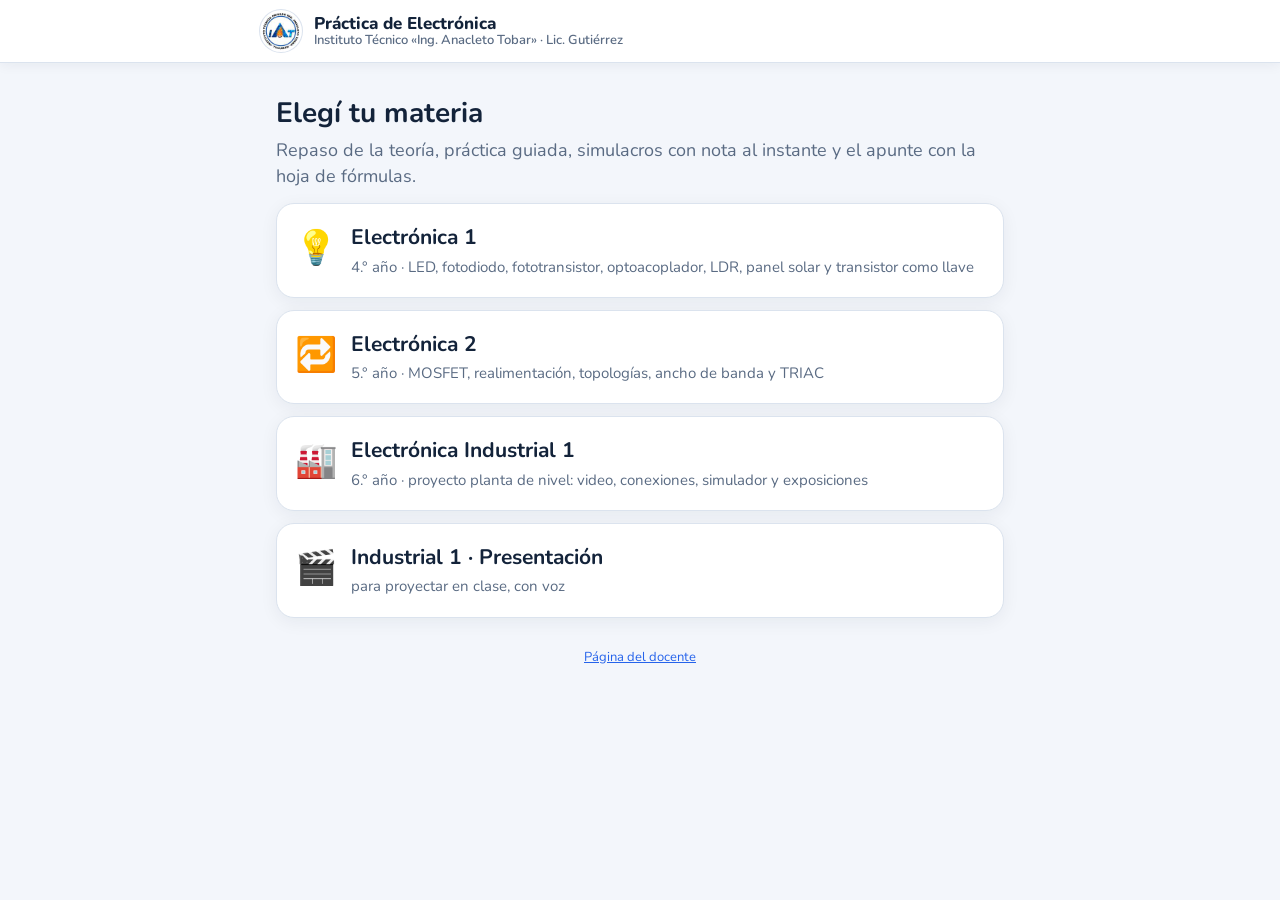
<file: repaso.html>
<!doctype html>
<html lang="es" class="app">
<head>
<meta charset="utf-8">
<meta name="viewport" content="width=device-width, initial-scale=1, viewport-fit=cover">
<meta name="robots" content="noindex">
<title>Repaso</title>
<link rel="preconnect" href="https://fonts.googleapis.com"><link rel="preconnect" href="https://fonts.gstatic.com" crossorigin>
<link href="https://fonts.googleapis.com/css2?family=Nunito:wght@400;600;700;800;900&display=swap" rel="stylesheet">
<link rel="stylesheet" href="katex/katex.min.css">
<link rel="stylesheet" href="estilo.css?v=3">
<style>
  .indice { display: flex; flex-wrap: wrap; gap: 8px; margin: 8px 0 4px }
  .indice a { text-decoration: none }
  .sec { scroll-margin-top: 80px }
  .sec h2 { margin: 0 0 8px; font-size: 26px }
  .sec ul { padding-left: 20px; line-height: 1.55; font-size: 18px }
  .sec li { margin: 6px 0 }
  .sec .formulas { justify-content: flex-start }
  .ejemplo { border-left: 5px solid var(--ve) }
  .ejemplo h3 { margin: 0 0 6px }
  .barra-sec { display: flex; justify-content: space-between; align-items: center; gap: 8px; flex-wrap: wrap }
  /* modo proyectar: una pantalla por vez, letra grande */
  #proy { position: fixed; inset: 0; background: var(--fondo); z-index: 30; display: none; flex-direction: column; padding: 2.2vh 4vw }
  #proy.on { display: flex }
  #proy .cab { display: flex; justify-content: space-between; align-items: center; color: var(--suave); font-weight: 800; font-size: 2vh }
  #proy .cuerpo { flex: 1; display: grid; grid-template-columns: 1fr 1fr; gap: 3vw; align-items: center; overflow: hidden }
  #proy .cuerpo.solo { grid-template-columns: 1fr }
  #proy h2 { font-size: 5vh; margin: 1vh 0 2vh }
  #proy ul { font-size: 3.1vh; line-height: 1.45; padding-left: 3vh }
  #proy li { margin: 1.2vh 0 }
  #proy .fig { max-height: 62vh; display: flex; align-items: center; justify-content: center }
  #proy .fig svg.figura { max-height: 58vh; width: auto; max-width: 100% }
  #proy .formulas .fx { font-size: 3.4vh; padding: 1vh 2vh }
  #proy .resol { font-size: 2.6vh }
  #proy .proy-sim { max-width: 1100px; margin: 0 auto; width: 100%; font-size: 2.6vh }
  #proy .proy-sim .sim-r span { font-size: 2.6vh } #proy .proy-sim .sim-lamp { width: 16vh } #proy .sim-g { grid-template-columns: minmax(0,1fr) 18vh }
  #proy .foto-real img { max-height: 62vh }
  #proy .pie2 { text-align: center; color: var(--suave); font-size: 1.8vh }
  @media (max-aspect-ratio: 1/1) { #proy .cuerpo { grid-template-columns: 1fr } }
</style>
</head>
<body>
<header class="barra"><div class="barra-in"><img src="logo.jpg" alt="IAT"><div class="t" id="curso">Repaso</div><div class="der"><a href="#" id="volver" class="chip">← Volver</a></div></div></header>
<main class="envoltura" id="app"><p>Cargando…</p></main>
<div id="proy"></div>
<script src="katex/katex.min.js"></script>
<script src="katex/contrib/auto-render.min.js"></script>
<script src="figuras.js?v=3"></script>
<script src="examen.js?v=3"></script>
<script src="simuladores.js?v=3"></script>
<script src="qrcode.js"></script>
<script>
(function () {
  var c = (new URLSearchParams(location.search).get('c') || '').toLowerCase();
  if (c !== 'e1' && c !== 'e2') { location.replace('index.html'); return; }
  var s = document.createElement('script'); s.src = 'banco-' + c + '.js?v=3'; s.onload = arrancar; document.body.appendChild(s);

  function arrancar() {
    const B = window.BANCO, EX = window.EX, $ = (x) => document.querySelector(x);
    const esc = (s) => String(s).replace(/[&<>"]/g, (c) => ({ '&': '&amp;', '<': '&lt;', '>': '&gt;', '"': '&quot;' }[c]));
    document.title = 'Repaso · ' + B.nombre;
    $('#curso').innerHTML = `${B.nombre}<small>${B.anio} · Repaso para estudiar</small>`;
    $('#volver').href = 'alumno.html?c=' + B.curso;

    // un ejemplo resuelto de cada tema, siempre con los mismos números
    const ejemplo = (tema) => { const d = B.preguntas.find((p) => p.tema === tema && p.tipo === 'num'); return d ? EX.armar(d, EX.rng('repaso|' + tema)) : null; };
    const tabla = (t) => `<table class="tabla-r"><tr>${t[0].map((x) => `<th>${x}</th>`).join('')}</tr>${t.slice(1).map((r) => `<tr>${r.map((x) => `<td>${x}</td>`).join('')}</tr>`).join('')}</table>`;
    const formulas = (fx) => fx && fx.length ? `<div class="formulas">${fx.map((x) => `<span class="fx">$${x}$</span>`).join('')}</div>` : '';

    // ---------- lectura en el celular ----------
    const foto = (src, pie) => src ? `<figure class="foto-real"><img src="${src}" alt="${esc(pie || '')}" loading="lazy"><figcaption>📷 ${pie || ''}</figcaption></figure>` : '';
    const sims = [];
    const sim = (tema) => { if (!window.SIM || !SIM.tiene(tema)) return ''; const x = SIM.html(tema); sims.push([tema, x.p]); return x.html; };
    const secs = B.repaso.map((s, k) => {
      const ej = ejemplo(s.tema);
      return `<section class="sec tarjeta" id="${encodeURIComponent(s.tema)}"><div class="barra-sec"><h2>${k + 1}. ${s.t}</h2><button class="btn sec" data-voz="${k}">🔊 Escuchar</button></div>
        ${foto(s.foto, s.pie)}${s.fig ? `<div class="fig">${s.fig()}</div>` : ''}${s.fig2 ? `<div class="fig">${s.fig2()}</div>` : ''}${s.tabla ? tabla(s.tabla) : ''}
        <ul>${s.items.map((i) => `<li>${i}</li>`).join('')}</ul>${foto(s.foto2, s.pie2)}${foto(s.foto3, s.pie3)}${sim(s.tema)}
        ${s.fx && s.fx.length ? `<b>Fórmulas</b>${formulas(s.fx)}` : ''}
        ${ej ? `<div class="tarjeta ejemplo"><h3>Ejemplo resuelto</h3>${ej.fig ? `<div class="fig">${ej.fig}</div>` : ''}<div class="enun">${ej.enun}</div>${EX.resolucionHTML(ej)}</div>` : ''}</section>`;
    }).join('');
    $('#app').innerHTML = `<h1>Repaso de ${B.nombre}</h1><p class="sub">Todo lo que se pregunta en la práctica y en los simulacros sale de acá. Leelo antes de empezar y volvé cuando tengas una duda.</p>
      <div class="fila"><a class="btn" href="clase.html?c=${B.curso}">🎬 Ver en diapositivas</a><a class="btn sec" href="apunte-${B.curso}.pdf" target="_blank" rel="noopener">📄 PDF para imprimir</a></div>
      <div class="indice">${B.repaso.map((s, k) => `<a class="chip" href="#${encodeURIComponent(s.tema)}">${k + 1}. ${s.t}</a>`).join('')}</div>
      <div class="aviso"><b>Cómo se resuelve una cuenta, siempre igual:</b> 1) datos con su unidad · 2) qué piden · 3) fórmula · 4) reemplazo · 5) resultado con unidad.</div>
      ${secs}<div class="fila"><a class="btn" href="alumno.html?c=${B.curso}">Ir a practicar →</a></div><p class="creditos" id="creditos"></p>`;
    EX.mate($('#app'));
    sims.forEach(([t, p]) => { try { SIM.init(t, p); } catch (e) { console.error(e); } });
    fetch('fotos/creditos.json').then((r) => r.json()).then((c) => { const usadas = B.repaso.flatMap((s) => [s.foto, s.foto2, s.foto3]).filter(Boolean).map((x) => x.replace(/^fotos\/|\.jpg$/g, ''));
      $('#creditos').innerHTML = 'Fotos: Wikimedia Commons. ' + usadas.filter((u) => c[u]).map((u) => `${esc(c[u].titulo)}, ${esc(c[u].autor || 'autor desconocido')} (${esc(c[u].licencia)})`).join(' · ') + '. Dibujos y simuladores: hechos para esta materia.'; }).catch(() => {});
    if (location.hash) { const el = document.getElementById(location.hash.slice(1)); if (el) setTimeout(() => el.scrollIntoView(), 300); }

    // ---------- escuchar: lee el texto en voz alta ----------
    function hablar(html) {
      let s = String(html);
      s = s.replace(/\$([^$]+)\$/g, (m, t) => ' ' + tex(t) + ' ');
      s = s.replace(/<sub>/g, ' ').replace(/<[^>]+>/g, '').replace(/&gt;/g, ' mayor que ').replace(/&lt;/g, ' menor que ');
      return s.replace(/\s+/g, ' ').trim();
    }
    function tex(t) {
      let s = t;
      for (let i = 0; i < 3; i++) s = s.replace(/\\dfrac\{([^{}]*(?:\{[^{}]*\}[^{}]*)*)\}\{([^{}]*(?:\{[^{}]*\}[^{}]*)*)\}/g, ' $1 dividido $2 ');
      const R = [[/\\mathrm\{k\}\\Omega/g, ' kiloohms'], [/\\Omega/g, ' ohms'], [/\\mu\\mathrm\{A\}/g, ' microamperes'], [/\\mathrm\{mA\}/g, ' miliamperes'], [/\\mathrm\{ms\}/g, ' milisegundos'],
        [/\\mathrm\{kHz\}/g, ' kilohertz'], [/\\mathrm\{MHz\}/g, ' megahertz'], [/\\mathrm\{Hz\}/g, ' hertz'], [/\\mathrm\{mV\}/g, ' milivolts'], [/\\mathrm\{V\}/g, ' volts'], [/\\mathrm\{A\}/g, ' amperes'],
        [/\\mathrm\{mW\}/g, ' miliwatts'], [/\\mathrm\{W\}/g, ' watts'], [/\\mathrm\{dB\}/g, ' decibeles'], [/\^\\circ/g, ' grados'], [/\\%/g, ' por ciento'], [/\\cdot/g, ' por '], [/\\approx/g, ' aproximadamente '],
        [/\\gg/g, ' mucho mayor que '], [/\\Rightarrow/g, ', entonces '], [/\\beta/g, ' beta '], [/\\alpha/g, ' alfa '], [/\\Delta/g, ' delta '], [/\\log/g, ' logaritmo de '], [/\\text\{([^}]*)\}/g, ' $1 '],
        [/\\mathrm\{([^}]*)\}/g, '$1'], [/\{,\}/g, ' coma '], [/\^\{?\\,?2\}?/g, ' al cuadrado '], [/_\{?\(sat\)\}?/g, ' de saturación '], [/\(on\)/g, ' on '], [/_\{([^}]*)\}/g, ' $1 '], [/_(\w)/g, ' $1 '],
        [/=/g, ' igual a '], [/>/g, ' mayor que '], [/</g, ' menor que '], [/-/g, ' menos '], [/\+/g, ' más '], [/\\[a-z]+/g, ' '], [/[{}\\]/g, ' ']];
      R.forEach(([a, b]) => { s = s.replace(a, b); });
      return s;
    }
    const tts = 'speechSynthesis' in window;
    const voz = () => { const vs = tts ? speechSynthesis.getVoices() : []; return vs.find((x) => /es[-_]AR/i.test(x.lang)) || vs.find((x) => /es[-_](US|419|MX)/i.test(x.lang)) || vs.find((x) => /^es/i.test(x.lang)) || null; };
    function leer(textos, boton) {
      if (!tts) { alert('Este navegador no puede leer en voz alta.'); return; }
      if (speechSynthesis.speaking) { speechSynthesis.cancel(); if (boton) boton.textContent = '🔊 Escuchar'; return; }
      const v = voz(); let i = 0; if (boton) boton.textContent = '⏹ Parar';
      const una = () => { if (i >= textos.length) { if (boton) boton.textContent = '🔊 Escuchar'; return; }
        const u = new SpeechSynthesisUtterance(hablar(textos[i++])); u.lang = (v && v.lang) || 'es-AR'; if (v) u.voice = v; u.rate = 0.97; u.onend = una; u.onerror = () => { if (boton) boton.textContent = '🔊 Escuchar'; }; speechSynthesis.speak(u); };
      una();
    }
    document.querySelectorAll('[data-voz]').forEach((b) => b.onclick = () => { const s = B.repaso[+b.dataset.voz]; leer([s.t].concat(s.items), b); });
    window.__hablar = hablar;

    // ---------- proyectar ----------
    const diap = [];
    diap.push({ solo: true, html: `<div style="text-align:center"><h2 style="font-size:7vh">Repaso de ${B.nombre}</h2><p style="font-size:3.4vh;color:var(--suave)">${B.repaso.map((s) => s.t).join(' · ')}</p><div style="display:flex;gap:3vw;align-items:center;justify-content:center;margin-top:2vh"><div style="background:#fff;border-radius:16px;padding:1.5vh">${(() => { try { const q = qrcode(0, 'M'); q.addData(location.href.replace(/repaso\.html.*$/, 'alumno.html?c=' + B.curso)); q.make(); return q.createSvgTag({ cellSize: 7, margin: 1 }); } catch (e) { return ''; } })()}</div><p style="font-size:3vh;text-align:left;max-width:50vw">Escaneá con la cámara del celular para entrar a la página.<br><span style="color:var(--suave);font-size:2.4vh;word-break:break-all">${location.href.replace(/repaso\.html.*$/, 'alumno.html?c=' + B.curso)}</span></p></div></div>` });
    B.repaso.forEach((s, k) => {
      diap.push({ cab: `${k + 1} de ${B.repaso.length} · ${s.t}`, izq: `<h2>${s.t}</h2><ul>${s.items.map((i) => `<li>${i}</li>`).join('')}</ul>`, der: s.fig ? `<div class="fig">${s.fig()}</div>` : (s.tabla ? tabla(s.tabla) : '') });
      if (s.tabla && s.fig) diap.push({ cab: s.t, solo: true, html: `<h2>${s.t}</h2>${tabla(s.tabla)}` });
      if (s.fx && s.fx.length) diap.push({ cab: `${s.t} · fórmulas`, izq: `<h2>Fórmulas</h2>${formulas(s.fx)}`, der: s.fig2 ? `<div class="fig">${s.fig2()}</div>` : (s.fig ? `<div class="fig">${s.fig()}</div>` : '') });
      if (window.SIM && SIM.tiene(s.tema)) diap.push({ cab: `${s.t} · probalo`, solo: true, sim: s.tema });
      if (s.foto) diap.push({ cab: `${s.t} · así es de verdad`, solo: true, html: `<h2>${s.t}: así es de verdad</h2>${foto(s.foto, s.pie).replace('max-height:300px', '')}` });
      const ej = ejemplo(s.tema);
      if (ej) diap.push({ cab: `${s.t} · ejemplo resuelto`, izq: `<h2>Ejemplo</h2><div style="font-size:3vh">${ej.enun}</div>${ej.fig ? `<div class="fig">${ej.fig}</div>` : ''}`, der: EX.resolucionHTML(ej) });
    });
    let k = 0;
    function mostrar() {
      const d = diap[k], p = $('#proy');
      p.innerHTML = `<div class="cab"><span>${B.nombre} · ${d.cab || 'Repaso'}</span><span>${k + 1} / ${diap.length} · Esc para salir</span></div>
        <div class="cuerpo ${d.solo ? 'solo' : ''}">${d.sim ? `<div class="proy-sim" id="proy-sim"></div>` : d.solo ? `<div>${d.html}</div>` : `<div>${d.izq}</div><div>${d.der}</div>`}</div><div class="pie2">espacio o → para avanzar · ← para volver</div>`;
      if (d.sim) { const x = SIM.html(d.sim); $('#proy-sim').innerHTML = x.html; SIM.init(d.sim, x.p); }
      EX.mate(p);
    }
    if ($('#b-proy')) $('#b-proy').onclick = () => { $('#proy').classList.add('on'); k = 0; mostrar(); try { document.documentElement.requestFullscreen(); } catch (e) {} };
    document.addEventListener('keydown', (e) => {
      if (!$('#proy').classList.contains('on')) return;
      if ([' ', 'ArrowRight', 'PageDown', 'Enter'].includes(e.key)) { e.preventDefault(); if (k < diap.length - 1) { k++; mostrar(); } }
      else if (['ArrowLeft', 'PageUp', 'Backspace'].includes(e.key)) { e.preventDefault(); if (k > 0) { k--; mostrar(); } }
      else if (e.key === 'Escape') { $('#proy').classList.remove('on'); try { document.exitFullscreen(); } catch (x) {} }
    });
    $('#proy').onclick = (e) => { if (e.target.closest('a,button,input,label,.sim')) return; if (e.clientX > innerWidth / 3) { if (k < diap.length - 1) { k++; mostrar(); } } else if (k > 0) { k--; mostrar(); } };
  }
})();
</script>
</body>
</html>
</file>
<file: estilo.css>
:root{--fondo:#0d1b2a;--panel:#14263b;--panel2:#1b3350;--tinta:#eef4ff;--suave:#a9bdd6;--amb:#ffb020;--ve:#34d399;--ro:#f87171;--az:#60a5fa;--vi:#b39dfa;--cel:#22d3ee;--borde:rgba(255,255,255,.14)}
*{box-sizing:border-box}
html,body{margin:0;background:var(--fondo);color:var(--tinta);font-family:"Nunito","Segoe UI",system-ui,sans-serif;font-size:18px;line-height:1.45;-webkit-text-size-adjust:100%}
body{min-height:100vh}
a{color:var(--cel)}
.envoltura{max-width:760px;margin:0 auto;padding:16px 16px 90px}
header.barra{display:flex;align-items:center;gap:12px;padding:10px 16px;background:#09131f;border-bottom:1px solid var(--borde);position:sticky;top:0;z-index:5}
header.barra img{width:42px;height:42px;border-radius:50%;background:#fff}
header.barra .t{font-weight:800;font-size:17px;line-height:1.15}
header.barra .t small{display:block;font-weight:600;color:var(--suave);font-size:13px}
header.barra .der{margin-left:auto;display:flex;gap:8px;align-items:center}
.chip{display:inline-flex;align-items:center;gap:6px;padding:4px 10px;border-radius:999px;background:var(--panel2);border:1px solid var(--borde);font-weight:700;font-size:14px;white-space:nowrap}
.chip.amb{color:#1b1200;background:var(--amb);border-color:var(--amb)}
.chip.ro{background:var(--ro);color:#2a0606;border-color:var(--ro)}
.chip.ve{background:var(--ve);color:#05261a;border-color:var(--ve)}
h1{font-size:28px;margin:18px 0 8px;line-height:1.15}
h2{font-size:22px;margin:16px 0 8px}
p.sub{color:var(--suave);margin:0 0 14px}
.tarjeta{background:var(--panel);border:1px solid var(--borde);border-radius:18px;padding:18px;margin:12px 0;box-shadow:0 10px 30px rgba(0,0,0,.25)}
.grande{display:block;width:100%;text-align:left;cursor:pointer;color:inherit;font:inherit;transition:transform .15s,border-color .15s}
.grande:hover,.grande:focus{transform:translateY(-2px);border-color:var(--amb);outline:none}
.grande .ic{font-size:34px;float:left;margin:2px 14px 0 0}
.grande b{font-size:21px;display:block}
.grande span{color:var(--suave);font-size:15px}
label.campo{display:block;margin:12px 0 4px;font-weight:700}
input.txt,select.txt{width:100%;font:inherit;font-size:20px;padding:12px 14px;border-radius:12px;border:2px solid var(--borde);background:#0a1624;color:var(--tinta)}
input.txt:focus,select.txt:focus{border-color:var(--amb);outline:none}
.btn{display:inline-flex;align-items:center;justify-content:center;gap:8px;font:inherit;font-weight:800;font-size:18px;padding:12px 20px;border-radius:14px;border:0;cursor:pointer;background:var(--amb);color:#1b1200;transition:transform .1s,filter .15s}
.btn:active{transform:scale(.97)}
.btn.sec{background:var(--panel2);color:var(--tinta);border:1px solid var(--borde)}
.btn.ve{background:var(--ve);color:#05261a}
.btn.ro{background:var(--ro);color:#2a0606}
.btn.ancho{width:100%}
.btn:disabled{filter:grayscale(1);opacity:.5;cursor:default}
.fila{display:flex;gap:10px;flex-wrap:wrap;align-items:center}
.fila>.btn{flex:1}
.oculto{display:none!important}
.aviso{background:rgba(255,176,32,.12);border:1px solid var(--amb);border-radius:14px;padding:12px 14px;margin:10px 0}
.aviso.ro{background:rgba(248,113,113,.12);border-color:var(--ro)}
.aviso.ve{background:rgba(52,211,153,.12);border-color:var(--ve)}
/* pregunta */
.preg .tema{font-size:13px;font-weight:800;letter-spacing:.12em;text-transform:uppercase;color:var(--amb)}
.preg .enun{font-size:20px;margin:8px 0 14px}
.opciones{display:flex;flex-direction:column;gap:10px}
.op{display:flex;gap:12px;align-items:center;text-align:left;width:100%;font:inherit;font-size:18px;color:inherit;background:var(--panel2);border:2px solid var(--borde);border-radius:14px;padding:12px 14px;cursor:pointer}
.op .l{flex:0 0 34px;height:34px;border-radius:50%;display:flex;align-items:center;justify-content:center;background:#0a1624;font-weight:900}
.op.sel{border-color:var(--amb);background:rgba(255,176,32,.15)}
.op.bien{border-color:var(--ve);background:rgba(52,211,153,.18)}
.op.mal{border-color:var(--ro);background:rgba(248,113,113,.15)}
.resp{display:flex;gap:10px;align-items:center}
.resp input{flex:1}
.resp .u{font-weight:800;font-size:20px;min-width:52px}
.devol{margin-top:14px;border-radius:14px;padding:12px 14px;animation:entra .4s ease-out}
.devol.bien{background:rgba(52,211,153,.14);border:1px solid var(--ve)}
.devol.mal{background:rgba(248,113,113,.12);border:1px solid var(--ro)}
.devol.pista{background:rgba(255,176,32,.12);border:1px solid var(--amb)}
.devol .proc{margin-top:6px;color:#dbe8f7}
@keyframes entra{from{opacity:0;transform:translateY(8px)}to{opacity:1;transform:none}}
/* puntos y racha */
.marcador{display:flex;gap:10px;flex-wrap:wrap;margin:6px 0 4px}
.marcador .chip{font-size:15px}
.fuego{animation:late 1s ease-in-out infinite}
@keyframes late{50%{transform:scale(1.18)}}
.puntitos{display:flex;gap:6px;flex-wrap:wrap;margin:8px 0 12px}
.puntitos i{width:26px;height:26px;border-radius:50%;background:#0a1624;border:2px solid var(--borde);display:flex;align-items:center;justify-content:center;font-style:normal;font-size:13px;font-weight:800;cursor:pointer}
.puntitos i.hecho{background:var(--az);border-color:var(--az);color:#06142a}
.puntitos i.act{border-color:var(--amb);box-shadow:0 0 0 3px rgba(255,176,32,.35)}
.puntitos i.bien{background:var(--ve);border-color:var(--ve);color:#05261a}
.puntitos i.mal{background:var(--ro);border-color:var(--ro);color:#2a0606}
.reloj{font-variant-numeric:tabular-nums}
.reloj.poco{background:var(--ro);color:#2a0606;border-color:var(--ro)}
/* resumen */
.res-sec{break-inside:avoid}
.res-sec ul{margin:6px 0 8px;padding-left:22px}
.res-sec li{margin:4px 0}
.formulas{display:flex;flex-wrap:wrap;gap:8px;margin-top:6px}
.fx{display:inline-block;border:2px solid var(--amb);background:rgba(255,176,32,.1);border-radius:10px;padding:6px 12px;font-family:"Cambria Math","Times New Roman",serif;font-size:19px}
/* nota final */
.nota{font-size:84px;font-weight:900;line-height:1;margin:6px 0}
.nota small{font-size:28px;color:var(--suave)}
.revision .it{border-top:1px solid var(--borde);padding:10px 0}
.revision .it .q{font-size:16px}
.revision .it .r{font-size:15px;color:var(--suave)}
/* cartel de salida */
#cartel{position:fixed;inset:0;background:rgba(5,10,18,.94);z-index:50;display:flex;align-items:center;justify-content:center;padding:20px}
#cartel .caja{max-width:520px;background:var(--panel);border:2px solid var(--ro);border-radius:20px;padding:22px;text-align:center}
#cartel .caja .ic{font-size:54px}
#modal{position:fixed;inset:0;background:rgba(5,10,18,.8);z-index:40;display:flex;align-items:center;justify-content:center;padding:20px}
#modal .caja{max-width:480px;width:100%;background:var(--panel);border:1px solid var(--borde);border-radius:20px;padding:20px}
.pie{color:var(--suave);font-size:13px;text-align:center;margin-top:30px}
.sel-temas{display:flex;flex-wrap:wrap;gap:8px;margin:6px 0 10px}
.sel-temas button{font:inherit;font-size:15px;font-weight:700;padding:7px 12px;border-radius:999px;border:2px solid var(--borde);background:var(--panel2);color:var(--tinta);cursor:pointer}
.sel-temas button.on{border-color:var(--amb);background:rgba(255,176,32,.18)}
.nivel{display:grid;grid-template-columns:repeat(3,1fr);gap:8px;margin:8px 0}
.nivel button{font:inherit;font-weight:800;padding:12px 6px;border-radius:14px;border:2px solid var(--borde);background:var(--panel2);color:var(--tinta);cursor:pointer;font-size:15px}
.nivel button.on{border-color:var(--amb);background:rgba(255,176,32,.18)}
.nivel button small{display:block;font-weight:600;color:var(--suave);font-size:12px}
.celebra{position:fixed;pointer-events:none;z-index:60;width:10px;height:14px;border-radius:2px;animation:cae 1.4s cubic-bezier(.2,.7,.4,1) forwards}
@keyframes cae{to{transform:translate(var(--dx),var(--dy)) rotate(var(--r));opacity:0}}
body.tp-activo{user-select:none;-webkit-user-select:none}
@media print{
  html,body{background:#fff;color:#000;font-size:13px}
  header.barra,.no-imp,.pie{display:none!important}
  .tarjeta{box-shadow:none;border:1px solid #999;background:#fff;color:#000}
  .fx{background:#fff;color:#000;border-color:#000}
}
/* la compu se ve igual que el celular, solo que más grande */
.barra-in{display:flex;align-items:center;gap:12px;width:100%;max-width:760px;margin:0 auto}
header.barra{display:block}

/* consignas según los lineamientos */
.etq{display:inline-block;font-size:11px;font-weight:900;letter-spacing:.1em;padding:2px 8px;border-radius:6px;margin-left:6px;vertical-align:middle;background:#475569;color:#fff}
.etq.az{background:#1d4ed8}.etq.vi{background:#7c3aed}.etq.amb{background:#d97706}.etq.ro{background:#b91c1c}.etq.ve{background:#047857}
.cab-c{display:flex;flex-wrap:wrap;align-items:center;gap:4px;margin-bottom:8px}.cab-c .tema{margin-left:auto;font-size:12px;font-weight:800;letter-spacing:.1em;text-transform:uppercase;color:var(--amb)}
.fig{background:#fbfaf6;border-radius:14px;padding:10px;margin:6px 0 12px;display:flex;justify-content:center;border:1px solid #d6d3c8}
.fig svg{height:auto;display:block}
.encab .inst{font-size:13px;color:var(--suave);font-weight:700}.encab .tit{font-size:22px;font-weight:900;margin:4px 0 8px}
.encab table.datos{width:100%;border-collapse:collapse;font-size:15px}.encab table.datos td{padding:4px 6px;border-top:1px solid var(--borde)}
textarea.txt{width:100%;font:inherit;font-size:17px;padding:12px 14px;border-radius:12px;border:2px solid var(--borde);background:#0a1624;color:var(--tinta);resize:vertical;min-height:110px}
@media print{.fig{border:1px solid #999}}
/* fotos de las cuentas */
.foto-zona{margin:12px 0;padding:12px;border:2px dashed var(--amb);border-radius:14px;background:rgba(255,176,32,.07)}
.foto-txt{font-size:15px;margin-bottom:10px;line-height:1.45}
.foto-fila{display:flex;gap:12px;align-items:center}
.foto-min{flex:0 0 74px;height:74px;border-radius:10px;background:#0a1624;border:1px solid var(--borde);display:flex;align-items:center;justify-content:center;overflow:hidden}
.foto-min img{width:100%;height:100%;object-fit:cover}
.foto-ok{font-size:22px}
.resp input:disabled{opacity:.45}
/* ---------- v2: figuras tipo libro, LaTeX y resolución paso a paso ---------- */
.fig{background:#fbfaf6;border-radius:14px;padding:8px;text-align:center;margin:10px 0;overflow-x:auto}
.fig svg.figura{max-width:100%;height:auto;display:inline-block}
.enun .katex,.op .katex{font-size:1.05em}
.resol{margin-top:10px;display:grid;gap:8px}
.paso-r{display:flex;gap:10px;align-items:flex-start;background:rgba(255,255,255,.04);border:1px solid var(--borde);border-radius:12px;padding:10px 12px;line-height:1.5}
.paso-r .pn{flex:0 0 28px;height:28px;border-radius:50%;background:var(--az);color:#06182e;font-weight:900;display:flex;align-items:center;justify-content:center}
.paso-r .sep{color:var(--suave)}
.fx-caja,.res-caja{background:#fff7e0;color:#2a1a00;border:2px solid var(--amb);border-radius:10px;padding:2px 10px;margin:6px 0;overflow-x:auto}
.res-caja{background:#e3fbef;border-color:var(--ve);color:#052e1c}
.porque{font-size:15px;color:var(--suave);margin-top:4px}
.formulas .fx{font-family:inherit;font-size:18px;background:#fff7e0;color:#2a1a00;border:2px solid var(--amb);border-radius:10px;padding:6px 12px;display:inline-block;max-width:100%;overflow-x:auto}
.fx .katex{color:#2a1a00}
.aviso.ve{border-color:var(--ve);background:rgba(52,211,153,.12)}
.aviso.amb{border-color:var(--amb);background:rgba(255,176,32,.14)}
.grande-aviso{font-size:18px;line-height:1.45}
details{margin-top:8px}details summary{cursor:pointer;font-weight:800;color:var(--amb)}
.herram{margin:6px 0 4px}.herram .btn{padding:8px 12px;font-size:16px}
/* tapa la pantalla apenas la página pierde el foco */
body.tapado #app,body.tapado header{filter:blur(18px) brightness(.45);pointer-events:none}
body.tp-activo{-webkit-user-select:none;user-select:none;-webkit-touch-callout:none}
body.tp-activo textarea,body.tp-activo input{-webkit-user-select:text;user-select:text}
/* calculadora */
#modal .caja.calc{max-width:380px;width:100%}
.calc .pant{background:#0a1624;border-radius:12px;padding:10px 14px;text-align:right;margin-bottom:10px}
.calc #c-ex{color:var(--suave);min-height:22px;font-size:17px;word-break:break-all}
.calc #c-res{font-size:30px;font-weight:900}
.calc .teclas{display:grid;grid-template-columns:repeat(5,1fr);gap:6px}
.calc .teclas button{font:inherit;font-weight:800;font-size:19px;padding:12px 0;border-radius:10px;border:1px solid var(--borde);background:var(--panel2);color:var(--tinta)}
.calc .teclas button.nu{background:#24476e}.calc .teclas button.ig{background:var(--amb);color:#1b1200}
#modal .caja.hoja{max-width:720px;width:100%;max-height:86vh;overflow:auto}
.hoja-sec{margin:10px 0}
.tabla-r{width:100%;border-collapse:collapse;margin:10px 0;font-size:15px}.tabla-r td,.tabla-r th{border:1px solid var(--borde);padding:6px 8px;text-align:left}.tabla-r th{background:var(--panel2)}
.paso-r>div{min-width:0;flex:1}
.katex-display{overflow-x:auto;overflow-y:hidden;padding:2px 0;margin:.4em 0}
.enun,.op span{min-width:0;overflow-wrap:anywhere}
.resol{grid-template-columns:minmax(0,1fr)}
.tarjeta{min-width:0}
.tarjeta .tarjeta{padding:12px}
@media (max-width:480px){.tarjeta{padding:14px}.paso-r{padding:8px 10px}}
/* simuladores del repaso */
.sim{background:#0f2238;border:2px solid var(--cel);border-radius:14px;padding:12px 14px;margin:12px 0}
.sim-t{font-weight:900;color:var(--cel);margin-bottom:6px}
.sim-r{display:block;margin:8px 0}.sim-r span{display:block;font-size:16px}.sim-r input{width:100%;accent-color:var(--amb);height:28px}
.sim-res{background:rgba(255,255,255,.05);border-radius:10px;padding:8px 10px;margin-top:6px;line-height:1.5}
.sim-res .ok{color:var(--ve)}.sim-res .no{color:var(--ro)}
.sim-dato{font-size:14px;color:var(--suave);margin:4px 0}
.sim-g{display:grid;grid-template-columns:minmax(0,1fr) 92px;gap:10px;align-items:center}
.sim-lamp{width:92px;height:auto}
.sim-c{width:100%;height:auto;background:#fbfaf6;border-radius:10px;margin-top:6px}
.sim-bot{margin:6px 0;display:flex;flex-wrap:wrap;gap:6px;align-items:center}
.sim-bot button{font:inherit;font-weight:800;padding:6px 12px;border-radius:10px;border:2px solid var(--borde);background:var(--panel2);color:var(--tinta)}
.sim-bot button.on{border-color:var(--amb);background:rgba(255,176,32,.2)}
.sim-celdas{display:flex;flex-wrap:wrap;gap:4px;margin-top:6px}.sim-celdas i{width:26px;height:26px;border-radius:4px;background:linear-gradient(135deg,#1b3a8a,#3b6fd8);border:1px solid #9cf}
.foto-real{margin:10px 0;text-align:center}.foto-real img{max-width:100%;max-height:300px;border-radius:12px;border:1px solid var(--borde)}
.foto-real figcaption{font-size:14px;color:var(--suave);margin-top:4px}
.creditos{font-size:12px;color:var(--suave);line-height:1.4}

/* ===== tema claro (oct. 2026): más liviano a la vista, igual en compu y celu ===== */
:root{--fondo:#f3f6fb;--panel:#ffffff;--panel2:#eef3f9;--tinta:#13233a;--suave:#5a6b83;--amb:#f59e0b;--ve:#059669;--ro:#dc2626;--az:#2563eb;--vi:#7c3aed;--cel:#0e7490;--borde:#dbe3ee}
html,body{background:var(--fondo);color:var(--tinta)}
header.barra{background:#ffffffee;backdrop-filter:blur(8px);box-shadow:0 2px 12px rgba(19,35,58,.06)}
header.barra img{box-shadow:0 0 0 1px var(--borde)}
.tarjeta{box-shadow:0 4px 18px rgba(19,35,58,.06)}
.grande:hover,.grande:focus{border-color:var(--az);box-shadow:0 8px 24px rgba(37,99,235,.12)}
input.txt,select.txt,textarea.txt{background:#fff;color:var(--tinta)}
input.txt:focus,select.txt:focus,textarea.txt:focus{border-color:var(--az)}
.btn{color:#1b1200}.btn.ve{color:#fff}.btn.ro{color:#fff}
.btn.sec{background:var(--panel2);color:var(--tinta);border:1px solid var(--borde)}
.op .l,.puntitos i,.foto-min{background:var(--panel2)}
.puntitos i.hecho{color:#fff}.puntitos i.bien,.puntitos i.mal,.chip.ro,.chip.ve,.reloj.poco{color:#fff}
.devol .proc{color:#334155}
.paso-r{background:#f8fafc}
.paso-r .pn{color:#fff}
.sim{background:#f0f9ff}.sim-res{background:#fff}
.calc .pant{background:#0f172a;color:#fff}.calc .teclas button{background:var(--panel2);color:var(--tinta)}.calc .teclas button.nu{background:#dbe6f5;color:var(--tinta)}
#cartel{background:rgba(15,23,42,.82)}#cartel .caja{background:#fff}
#modal{background:rgba(15,23,42,.5);backdrop-filter:blur(3px)}
#modal .caja{box-shadow:0 20px 60px rgba(15,23,42,.25)}
.aviso{background:#fff8e6;border-color:#f6c35b}.aviso.ro{background:#fdecec;border-color:#f3a6a6}.aviso.ve{background:#e8f8f1;border-color:#93dcc0}.aviso.amb{background:#fff3d6;border-color:#f6b94a}
a{color:var(--az)}
/* ventanas con cabecera fija y ✕ siempre a la vista */
#modal .caja.ventana{padding:0;display:flex;flex-direction:column;max-height:min(88vh,820px);overflow:hidden}
#modal .caja.hoja.ventana{max-width:760px}
.v-cab{display:flex;align-items:center;justify-content:space-between;gap:10px;padding:12px 14px 12px 18px;border-bottom:1px solid var(--borde);background:var(--panel)}
.v-cab b{font-size:19px}
.v-x{flex:0 0 42px;width:42px;height:42px;border-radius:50%;border:1px solid var(--borde);background:var(--panel2);color:var(--tinta);font-size:20px;font-weight:900;cursor:pointer;line-height:1}
.v-x:hover{background:#e2e8f0}
.v-cuerpo{overflow:auto;padding:12px 18px 18px;-webkit-overflow-scrolling:touch}
.v-cuerpo .hoja-sec{margin:6px 0 14px}.v-cuerpo .hoja-sec>b{display:block;margin-bottom:6px;color:var(--az)}
.v-cuerpo .formulas{display:flex;flex-wrap:wrap;gap:8px}
.calc.ventana .v-cuerpo{padding-top:14px}
@media (max-width:520px){#modal{padding:10px;align-items:flex-end}#modal .caja.ventana{max-height:92vh;border-radius:18px}.v-cuerpo .formulas .fx{font-size:16px}}
/* la tarjeta del simulacro con nota se distingue de todo lo demás */
.tarjeta.grande.con-nota{background:linear-gradient(135deg,#fff7ed 0%,#ffedd5 100%);border:2px solid #fb923c;box-shadow:0 8px 26px rgba(251,146,60,.22);position:relative}
.tarjeta.grande.con-nota b{color:#9a3412}
.tarjeta.grande.con-nota .sello{position:absolute;top:12px;right:14px;background:#ea580c;color:#fff;font-weight:900;font-size:12px;letter-spacing:.08em;padding:4px 10px;border-radius:999px}
.tarjeta.grande.con-nota .prox{display:block;clear:both;margin-top:10px;padding-top:8px;border-top:1px dashed #fdba74;color:#7c2d12;font-size:15px}
.tarjeta.grande.con-nota .prox i{font-style:normal;display:block}
.tarjeta.grande.clase{background:linear-gradient(135deg,#eff6ff 0%,#e0ecff 100%);border-color:#93b4f5}
.menu-sep{margin:22px 0 4px;font-size:13px;font-weight:900;letter-spacing:.1em;color:var(--suave);text-transform:uppercase}
#modal .caja.ventana{max-height:calc(100vh - 32px);max-height:calc(100dvh - 32px);margin:auto}
#modal{overflow:auto}
</file>
